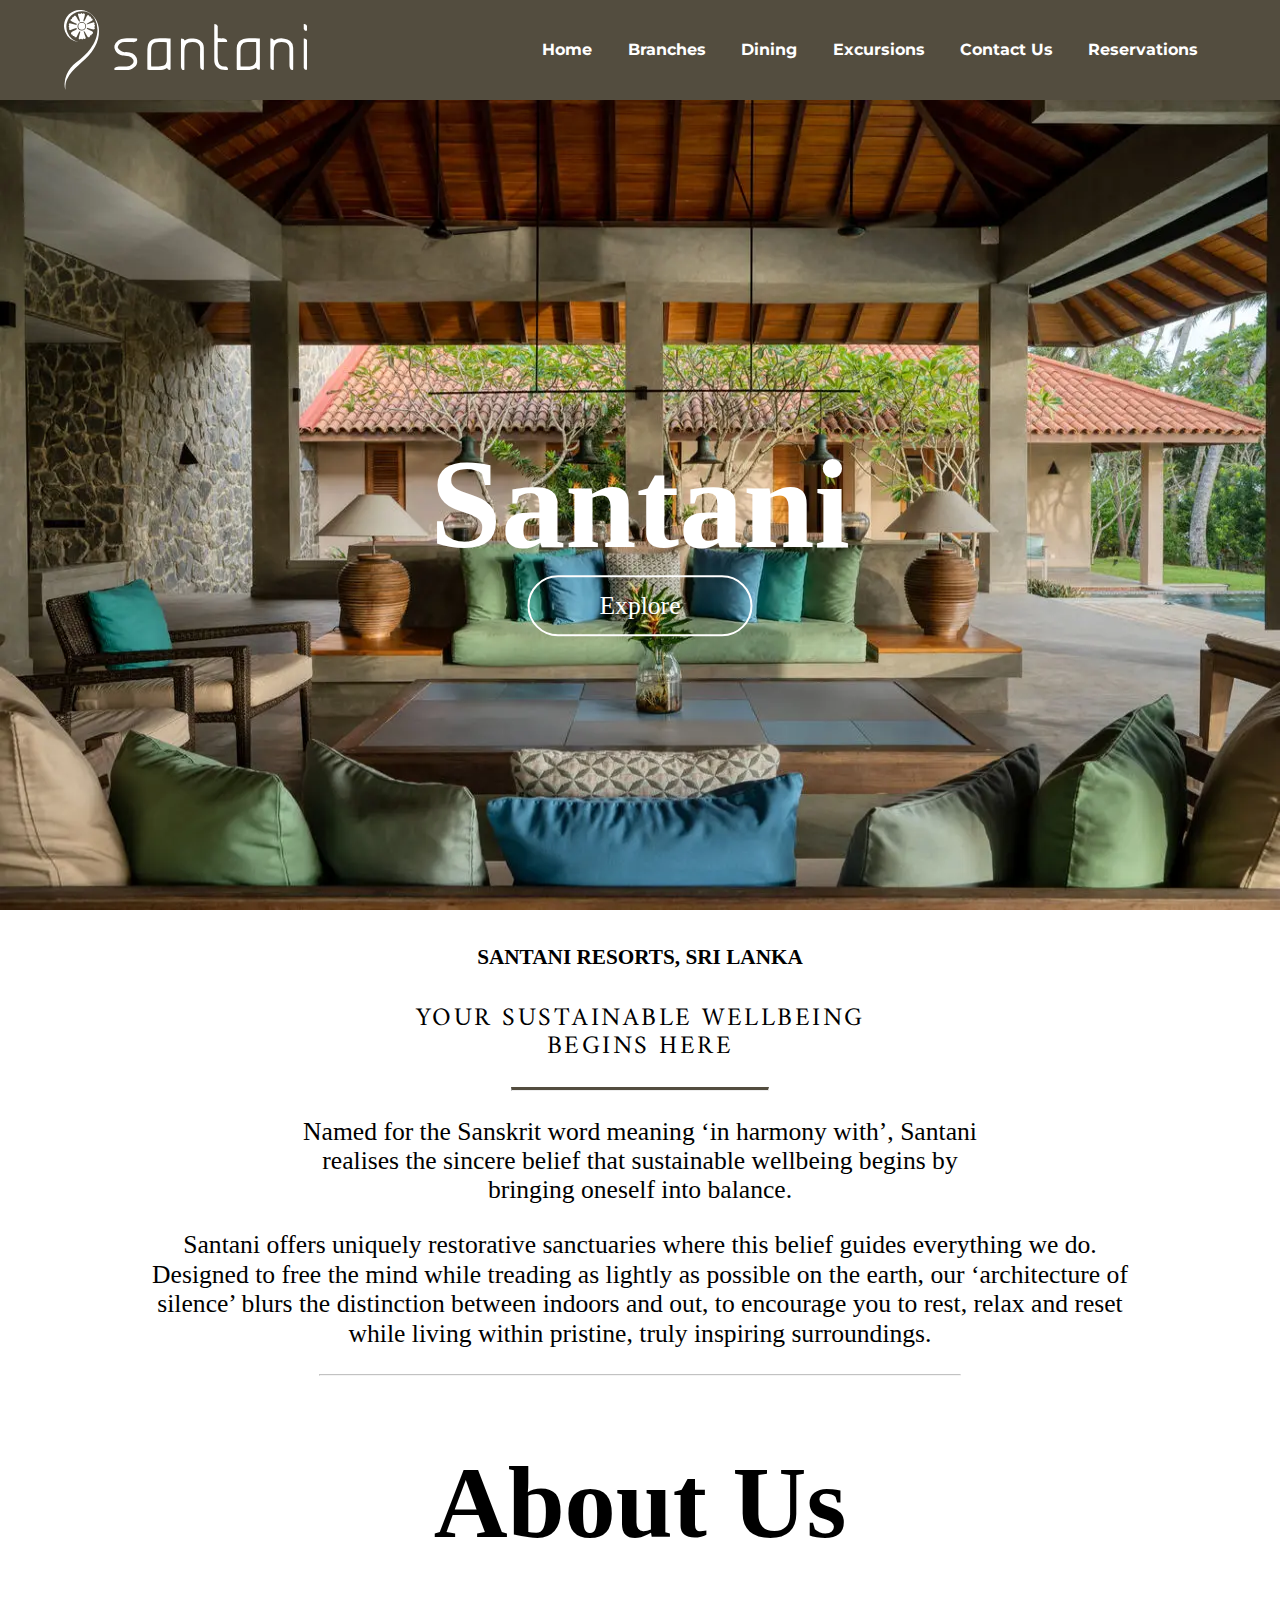
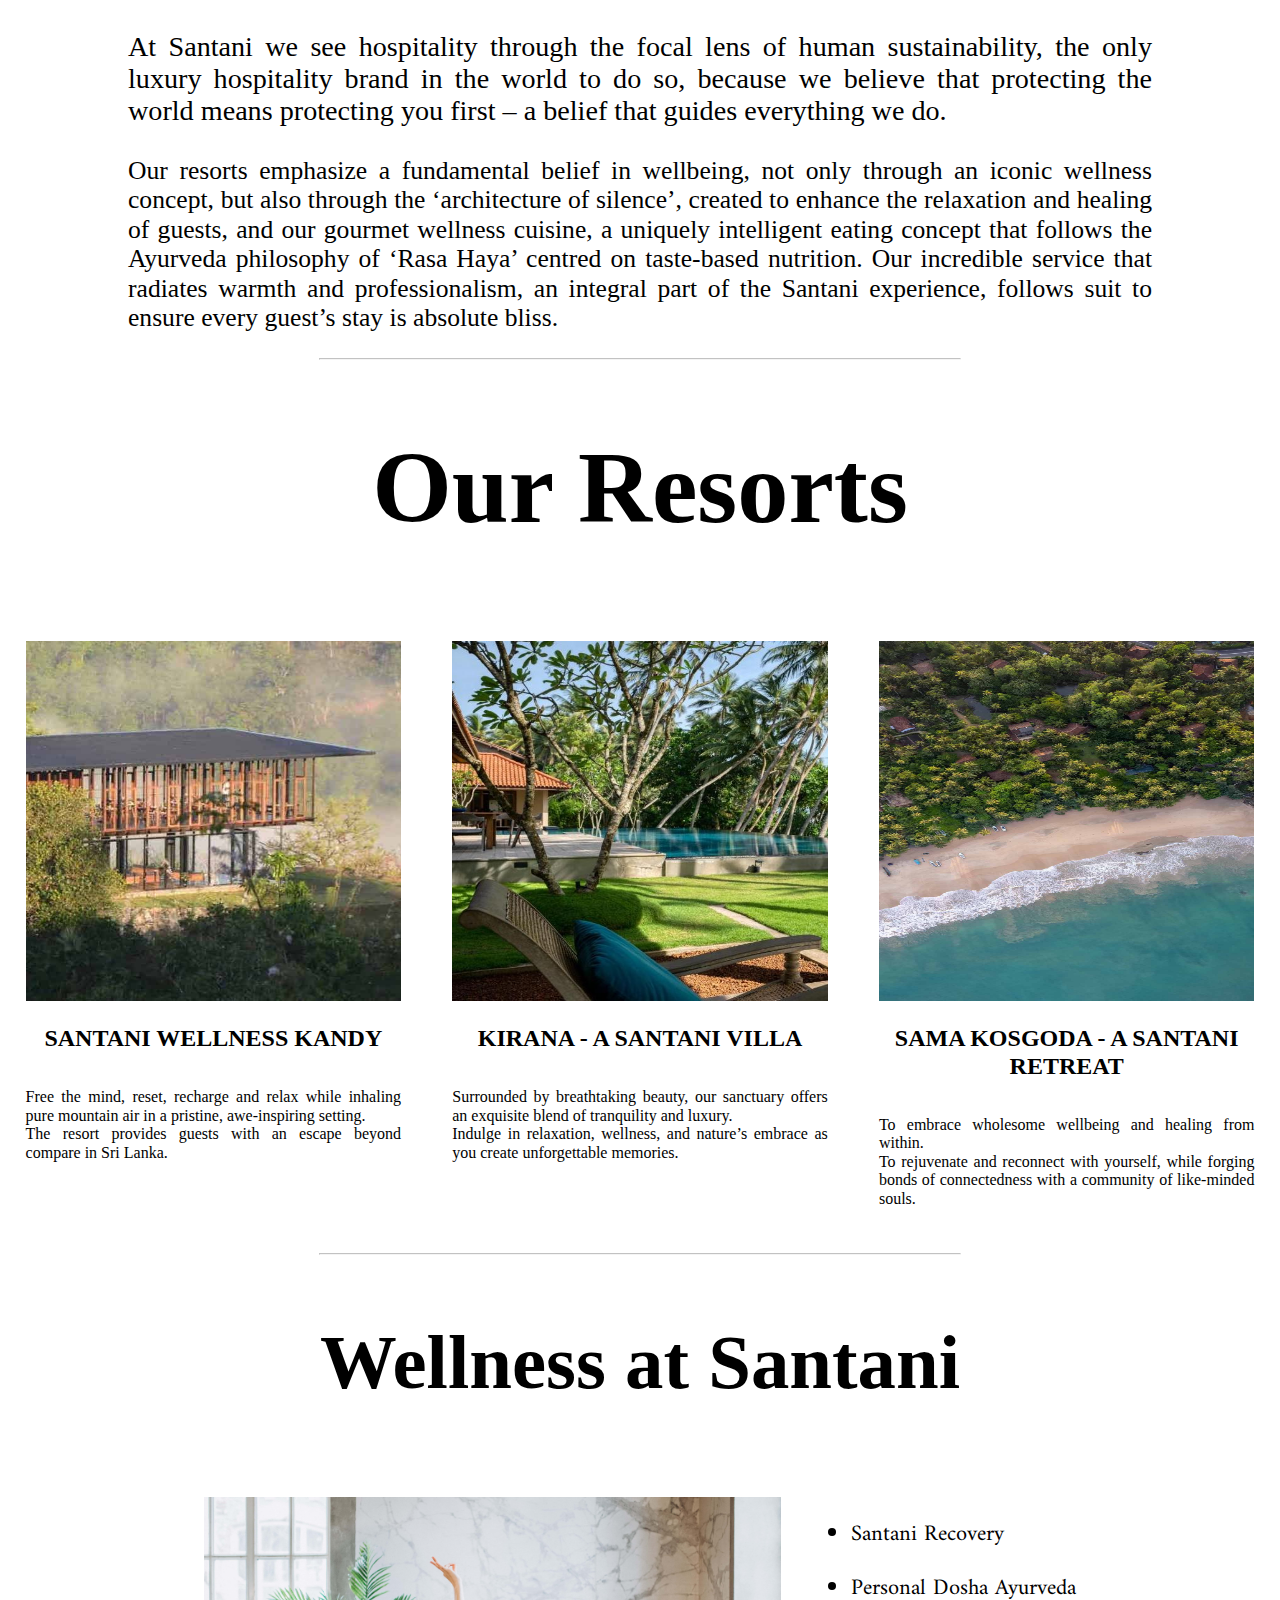
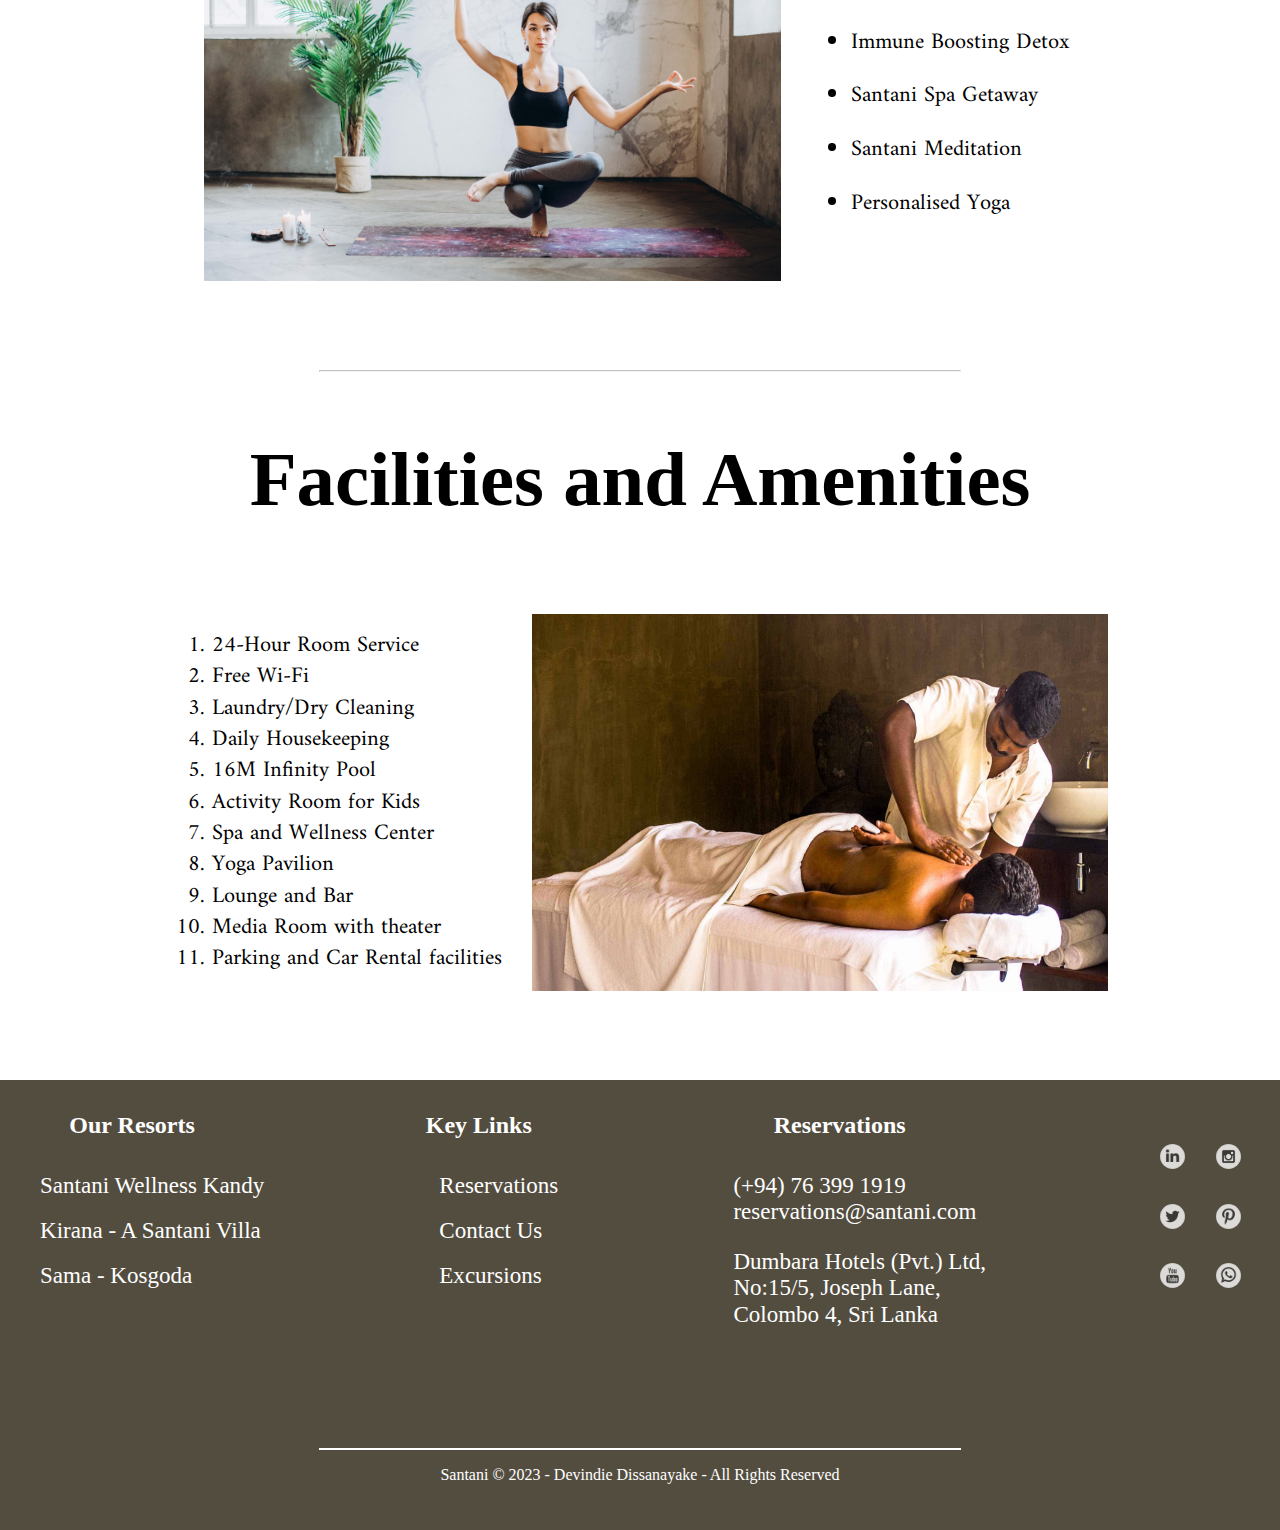
<file: index.html>
<!DOCTYPE html>
<html lang="en">
<head>
    <meta charset="UTF-8">
    <meta name="viewport" content="width=device-width, initial-scale=1.0">
    <link rel="apple-touch-icon" sizes="180x180" href="./favicon_package_v0/apple-touch-icon.png">
    <link rel="icon" type="image/png" sizes="32x32" href="./favicon_package_v0/favicon-32x32.png">
    <link rel="icon" type="image/png" sizes="16x16" href="./favicon_package_v0/favicon-16x16.png">
    <link rel="manifest" href="./favicon_package_v0/site.webmanifest">
    <link rel="mask-icon" href="./favicon_package_v0/safari-pinned-tab.svg" color="#5bbad5">
    <meta name="msapplication-TileColor" content="#2b5797">
    <meta name="theme-color" content="#ffffff">
    <link rel="stylesheet" href="./style.css">
    <link rel="stylesheet" href="./reset copy.css">
    <title>Home | Santani </title>
    
</head>
<body>
    <header>
        <nav>
            <input id="nav-toggle" type="checkbox">
            <section class="logo">
                <img src="./images/santani-logo.svg" alt="">
            </section>
            <ul class="links">
                <li class="active"><a href="./index.html">Home</a></li>
                <li><a href="./branches.html">Branches</a></li>
                <li><a href="./dining.html">Dining</a></li>
                <li><a href="./excursions.html">Excursions</a></li>
                <li><a href="./contact.html">Contact Us</a></li>
                <li><a href="./reservations.html">Reservations</a></li>
            </ul>
            <label for="nav-toggle" class="icon-burger">
                <div class="line"></div>
                <div class="line"></div>
                <div class="line"></div>
            </label>
        </nav>
        <section class="container">
            <section class="heading">Santani</section>
            
            <a href="#about" class="heading1">Explore</a>
            <img src="./images/home.png" alt="">
        </section>
    </header>
    <article>
        <section class="para">
            <h5>SANTANI RESORTS, SRI LANKA</h5>
           
            <p class="para1">YOUR SUSTAINABLE WELLBEING <br> BEGINS HERE<p>
                <hr class="hr1">
            <p class="para2">Named for the Sanskrit word meaning ‘in harmony with’, Santani <br> realises the sincere belief that sustainable wellbeing begins by <br> bringing oneself into balance.</p>
            <p class="para3">
                Santani offers uniquely restorative sanctuaries where this belief guides everything we do. <br> Designed to free the mind while treading as lightly as possible on the earth, our ‘architecture of <br> silence’ blurs the distinction between indoors and out, to encourage you to rest, relax and reset <br> while living within pristine, truly inspiring surroundings.
            </p>
            <hr class="hr2">
        </section>
    </article>
    <article>
        <section id="about">
            <h1>About Us</h1>
        </section>
        <section class="para4">
            <p>At Santani we see hospitality through the focal lens of human sustainability, the only luxury hospitality brand in the world to do so, because we believe that protecting the world means protecting you first – a belief that guides everything we do.</p>
        </section>
    </article>
    <article class="para5">
        <p>Our resorts emphasize a fundamental belief in wellbeing, not only through an iconic wellness concept, but also through the ‘architecture of silence’, created to enhance the relaxation and healing of guests, and our gourmet wellness cuisine, a uniquely intelligent eating concept that follows the Ayurveda philosophy of ‘Rasa Haya’ centred on taste-based nutrition. Our incredible service that radiates warmth and professionalism, an integral part of the Santani experience, follows suit to ensure every guest’s stay is absolute bliss.</p>
    </article>
    <hr class="hr2">
    <!--A brief intro to the 3 resorts-->
    <section class="h-resort">
        <h1>Our Resorts</h1>
    </section>
    <article>
        <section class="h-card1">
            <section class="card">
                <a href="./branches.html#sanK"><img src="./images/santani1.jpeg" alt="The santani wellness kandy main pavillion"></a>
                <h2>SANTANI WELLNESS KANDY</h2>
                <p>Free the mind, reset, recharge and relax while inhaling pure mountain air in a pristine, awe-inspiring setting.
                    <br>The resort provides guests with an escape beyond compare in Sri Lanka.</p>
            </section>

            <section class="card">
                <a href="./branches.html#sanB"><img src="./images/kirana1.jpeg" alt="The santani wellness kandy main pavillion"></a>
                <h2>KIRANA - A SANTANI VILLA</h2>
                <p>Surrounded by breathtaking beauty, our sanctuary offers an exquisite blend of tranquility and luxury.
                    <br>
                    Indulge in relaxation, wellness, and nature’s embrace as you create unforgettable memories.</p>
            </section>

            <section class="card">
                <a href="./branches.html#sanS"><img src="./images/sama 1.jpeg" alt="The santani wellness kandy main pavillion"></a>
                <h2>SAMA KOSGODA - A SANTANI RETREAT</h2>
                    <p>To embrace wholesome wellbeing and healing from within. 
                        <br>To rejuvenate and reconnect with yourself, while forging bonds of connectedness with a community of like-minded souls.</p>
            </section>
        </section>
    </article>
    <hr class="hr3">
    <!--The Wellness programs made using an unordered list-->
    <section class="h-ulist"><h2>Wellness at Santani</h2></section>
    <article>
        <section class="ulist">
            <img class="img1" src="./images/yoga2.jpg" alt="">
            <section class="list1">
                <ul type="disc">
                    <li>
                        <p>Santani Recovery </p>
                    </li>
                    <li>
                        <p>Personal Dosha Ayurveda </p>
                    </li>
                    <li>
                        <p>Immune Boosting Detox</p>
                    </li>
                    <li>
                        <p>Santani Spa Getaway</p>
                    </li>
                    <li>
                        <p>Santani Meditation</p>
                    </li>
                    <li>
                        <p>Personalised Yoga</p>
                    </li>
                </ul>
            </section>
        </section>
    </article>
    <hr class="hr2">
    <section class="h-olist"><h2>Facilities and Amenities</h2></section>
    <section class="olist1">
    <ol>
        <li>24-Hour Room Service</li>
        <li>Free Wi-Fi</li>
        <li>Laundry/Dry Cleaning</li>
        <li>Daily Housekeeping</li>
        <li>16M Infinity Pool</li>
        <li>Activity Room for Kids</li>
        <li>Spa and Wellness Center</li>
        <li>Yoga Pavilion</li>
        <li>Lounge and Bar</li>
        <li>Media Room with theater</li>
        <li>Parking and Car Rental facilities</li>
    </ol>

        <img class="img1" src="./images/spa.png" alt="An image of a spa treatment done at Santani">
    </section>

    <!-- Footer -->
    <footer>
        <section class="footer-wrapper">
            <section class="b-footer-link1">
                <h4 class="foothead">Our Resorts</h4> 
                <ul>
                    <li>
                       <a href="./branches.html#sanK" target="_blank">Santani Wellness Kandy</a>
                    </li> <br>
                    <li>
                        <a href="./branches.html#sanB" target="_blank">Kirana - A Santani Villa</a>
                    </li> <br>
                    <li>
                        <a href="./branches.html#sanS" target="_blank">Sama - Kosgoda</a>
                    </li> <br>
                </ul>
            </section>
            <section class="b-footer-link2">
                <h4 class="foothead">Key Links</h4>
                <ul>
                    <li>
                        <a href="./reservations.html">Reservations</a>
                    </li> <br>
                    <li>
                        <a href="./contact.html">Contact Us</a>
                    </li> <br>
                    <li>
                        <a href="./excursions.html">Excursions</a>
                    </li> <br>
                </ul>
            </section>
            <section class="b-footer-end">
                <h4 class="foothead">Reservations</h4>
                <ul>
                    <li><a href="tel:(+94) 76 399 1919 ">(+94) 76 399 1919 </a></li>
                    <li><a href="mailto:reservations@santani.com">reservations@santani.com</a></li>
                    <li><a href="https://goo.gl/maps/asEp6X1gUYSYBFAx8"><p>Dumbara Hotels (Pvt.) Ltd,<br>No:15/5, Joseph Lane,<br>Colombo 4, Sri Lanka</p></a></li>
                </ul>
            </section>
            <section class="socials">
                <a href="#"><img src="./logos/linkdin logo.jpeg" alt="linkedin logo"></a>
                <a href="#"><img src="./logos/instagram logo.jpeg" alt="instagram logo"></a>
                <a href="#"><img src="./logos/twitter logo .jpeg" alt="twitter logo"></a>
                <a href="#"><img src="./logos/pinterest logo.jpeg" alt="pintrest logo"></a>
                <a href="#"><img src="./logos/yt logo.jpeg" alt="youtube logo"></a>
                <a href="#"><img src="./logos/whatsapp logo.jpeg" alt="whatsapp logo"></a>
            </section>
        </section>
        <hr>
        <p class="copyright">Santani © 2023 - Devindie Dissanayake - All Rights Reserved</p>
        <!-- All images were taken from https://www.santani.com/ -->
    </footer>
</body>
</html>
</file>
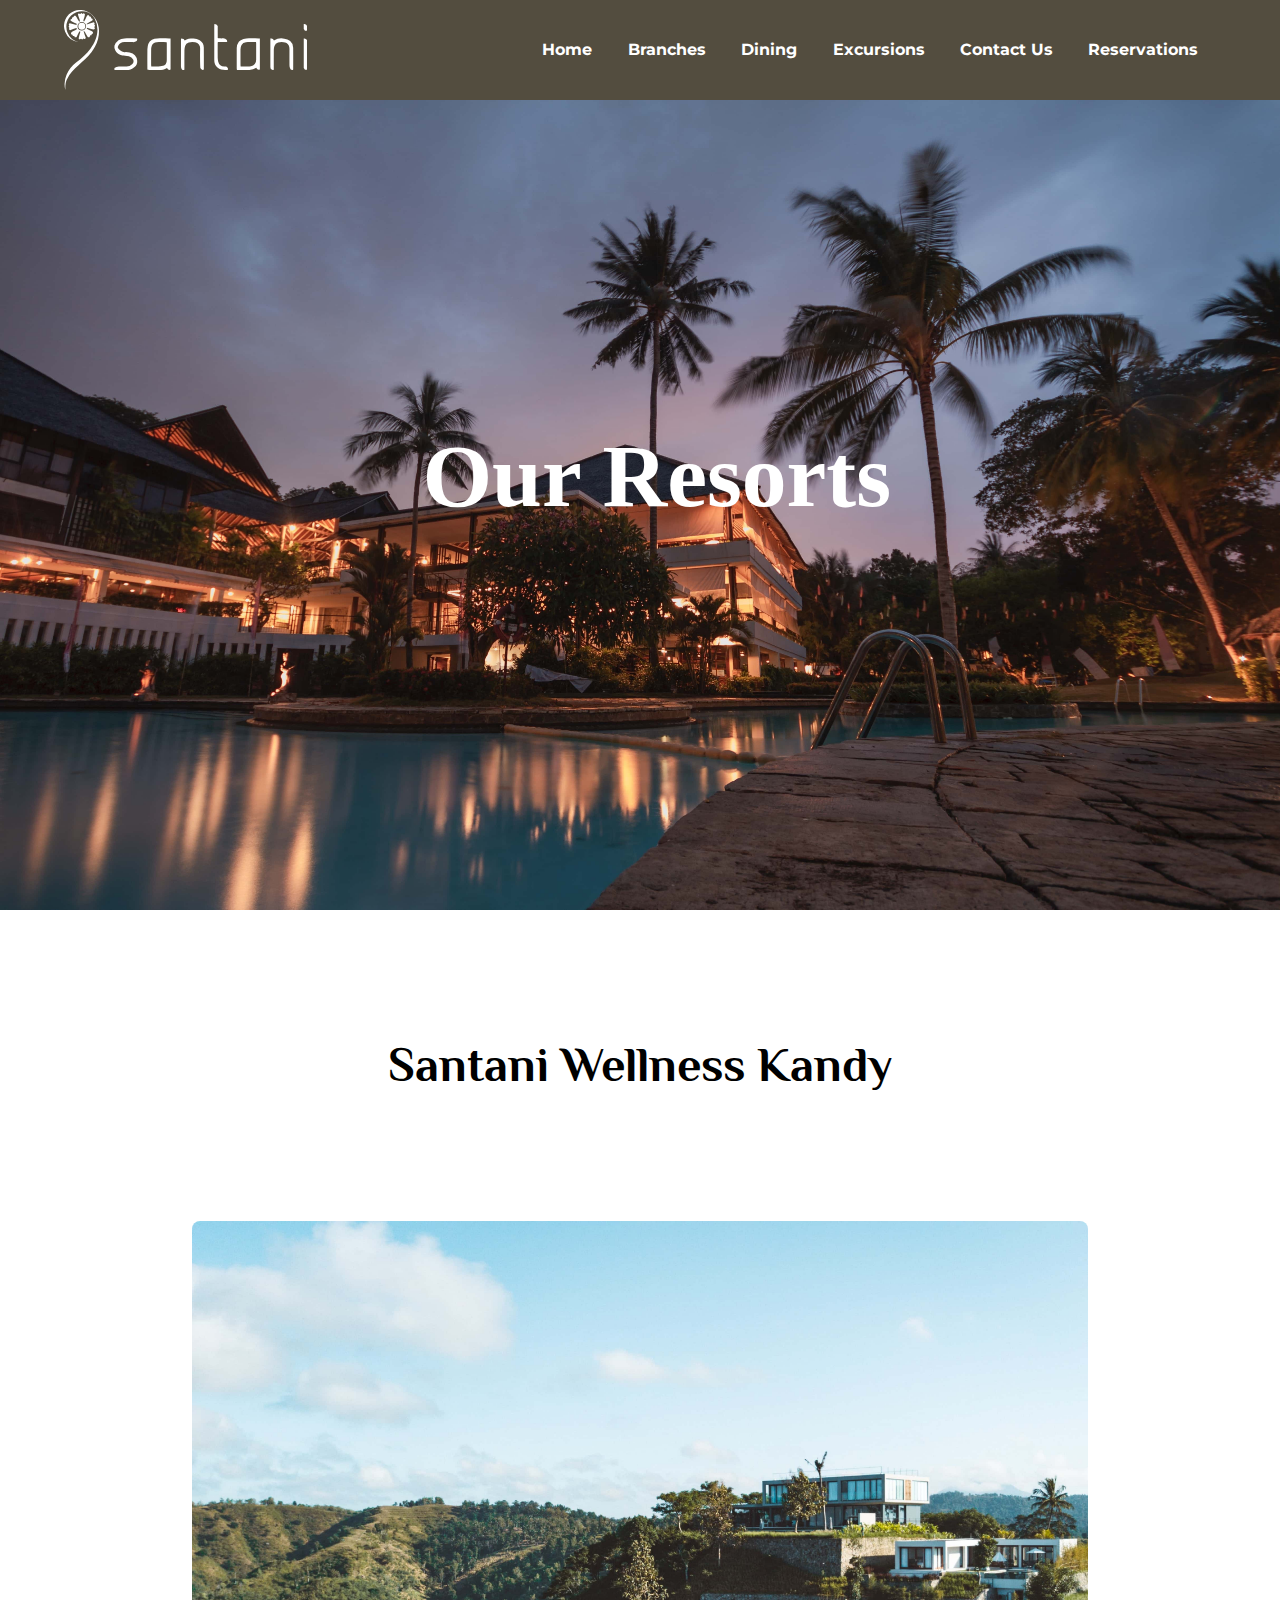
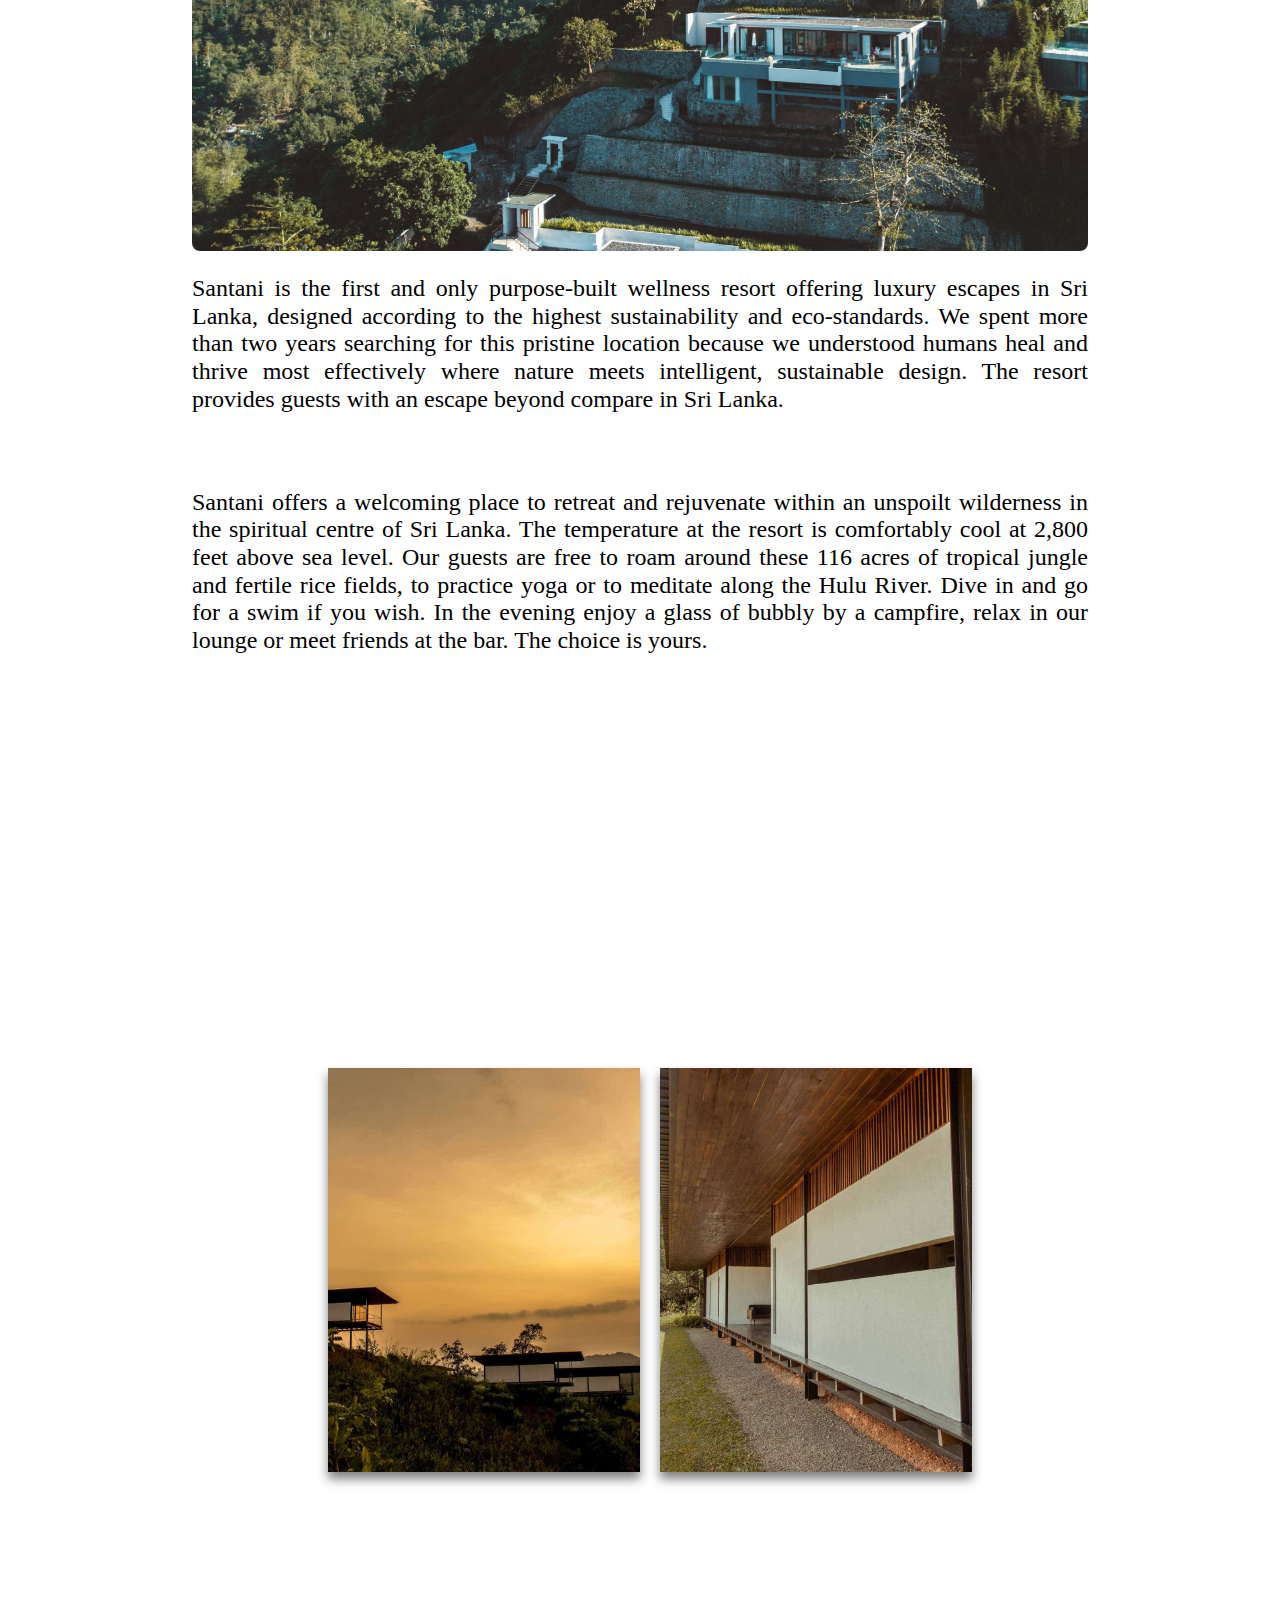
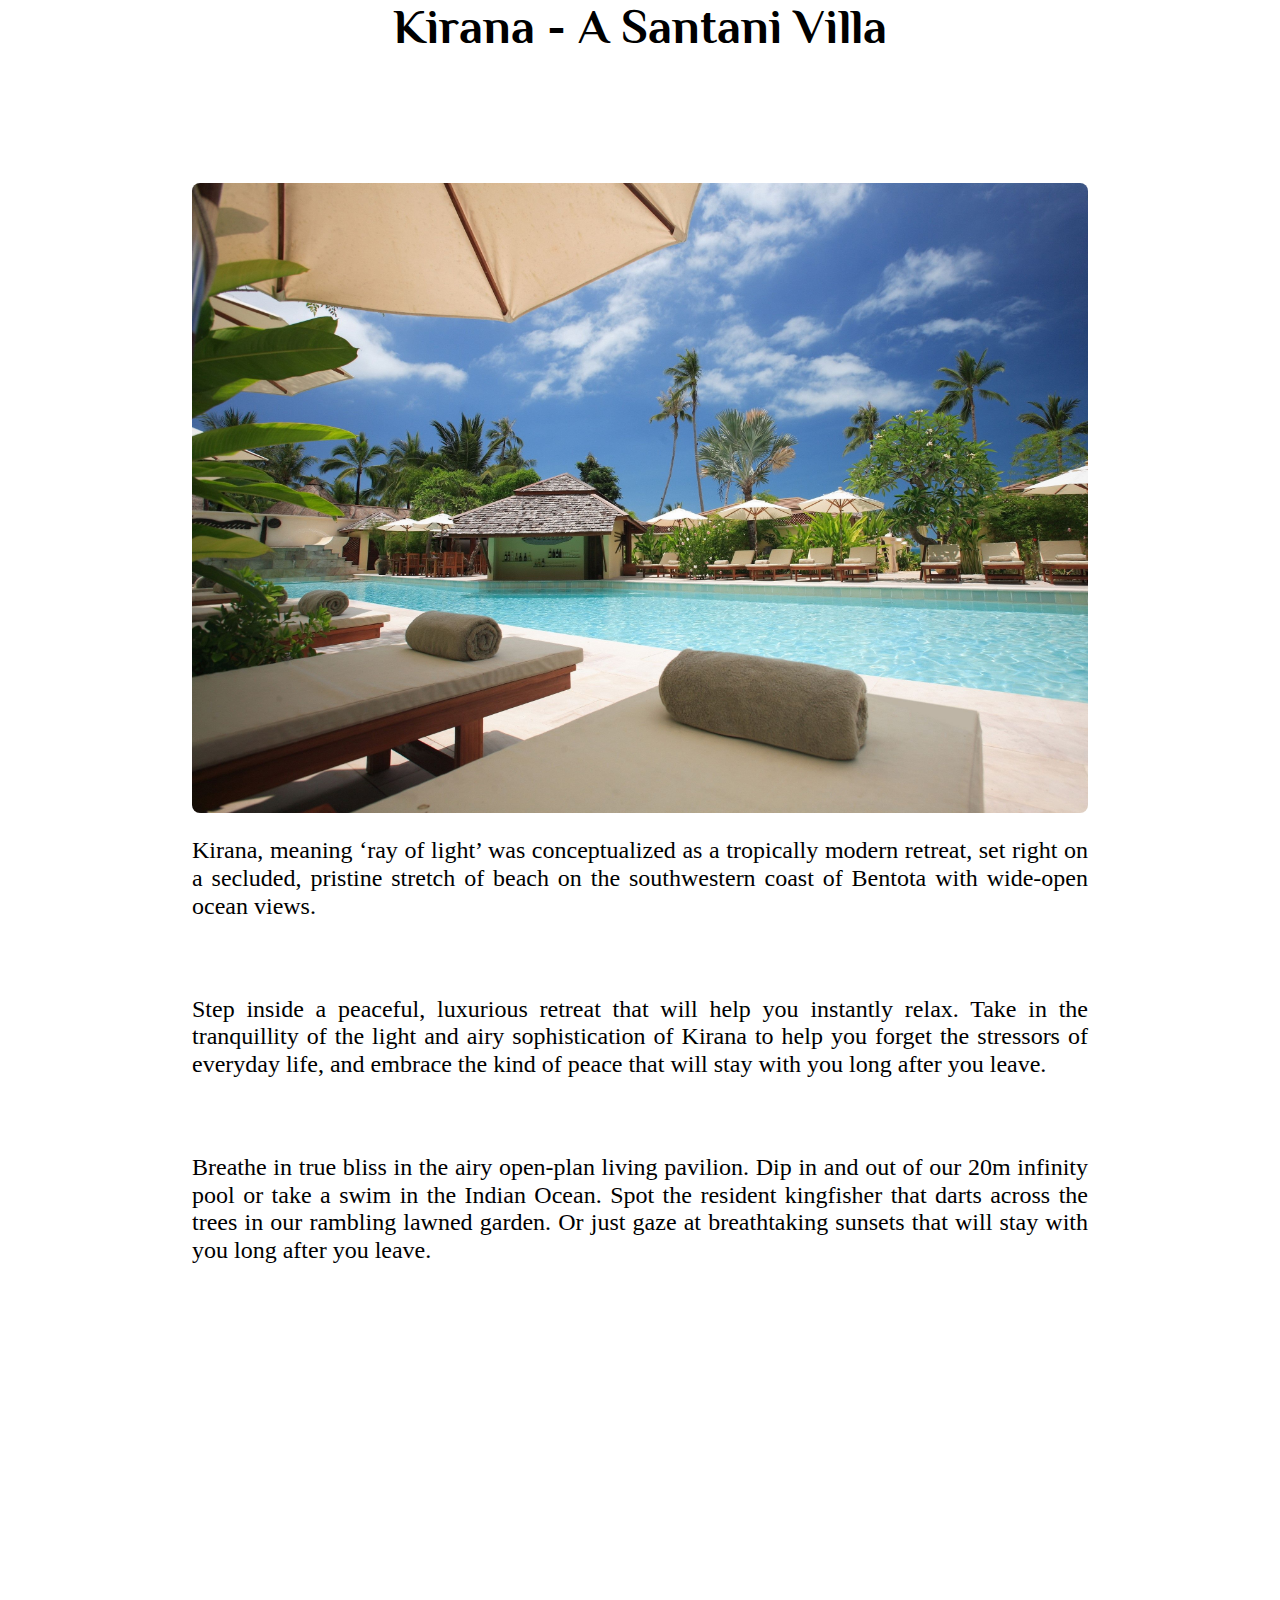
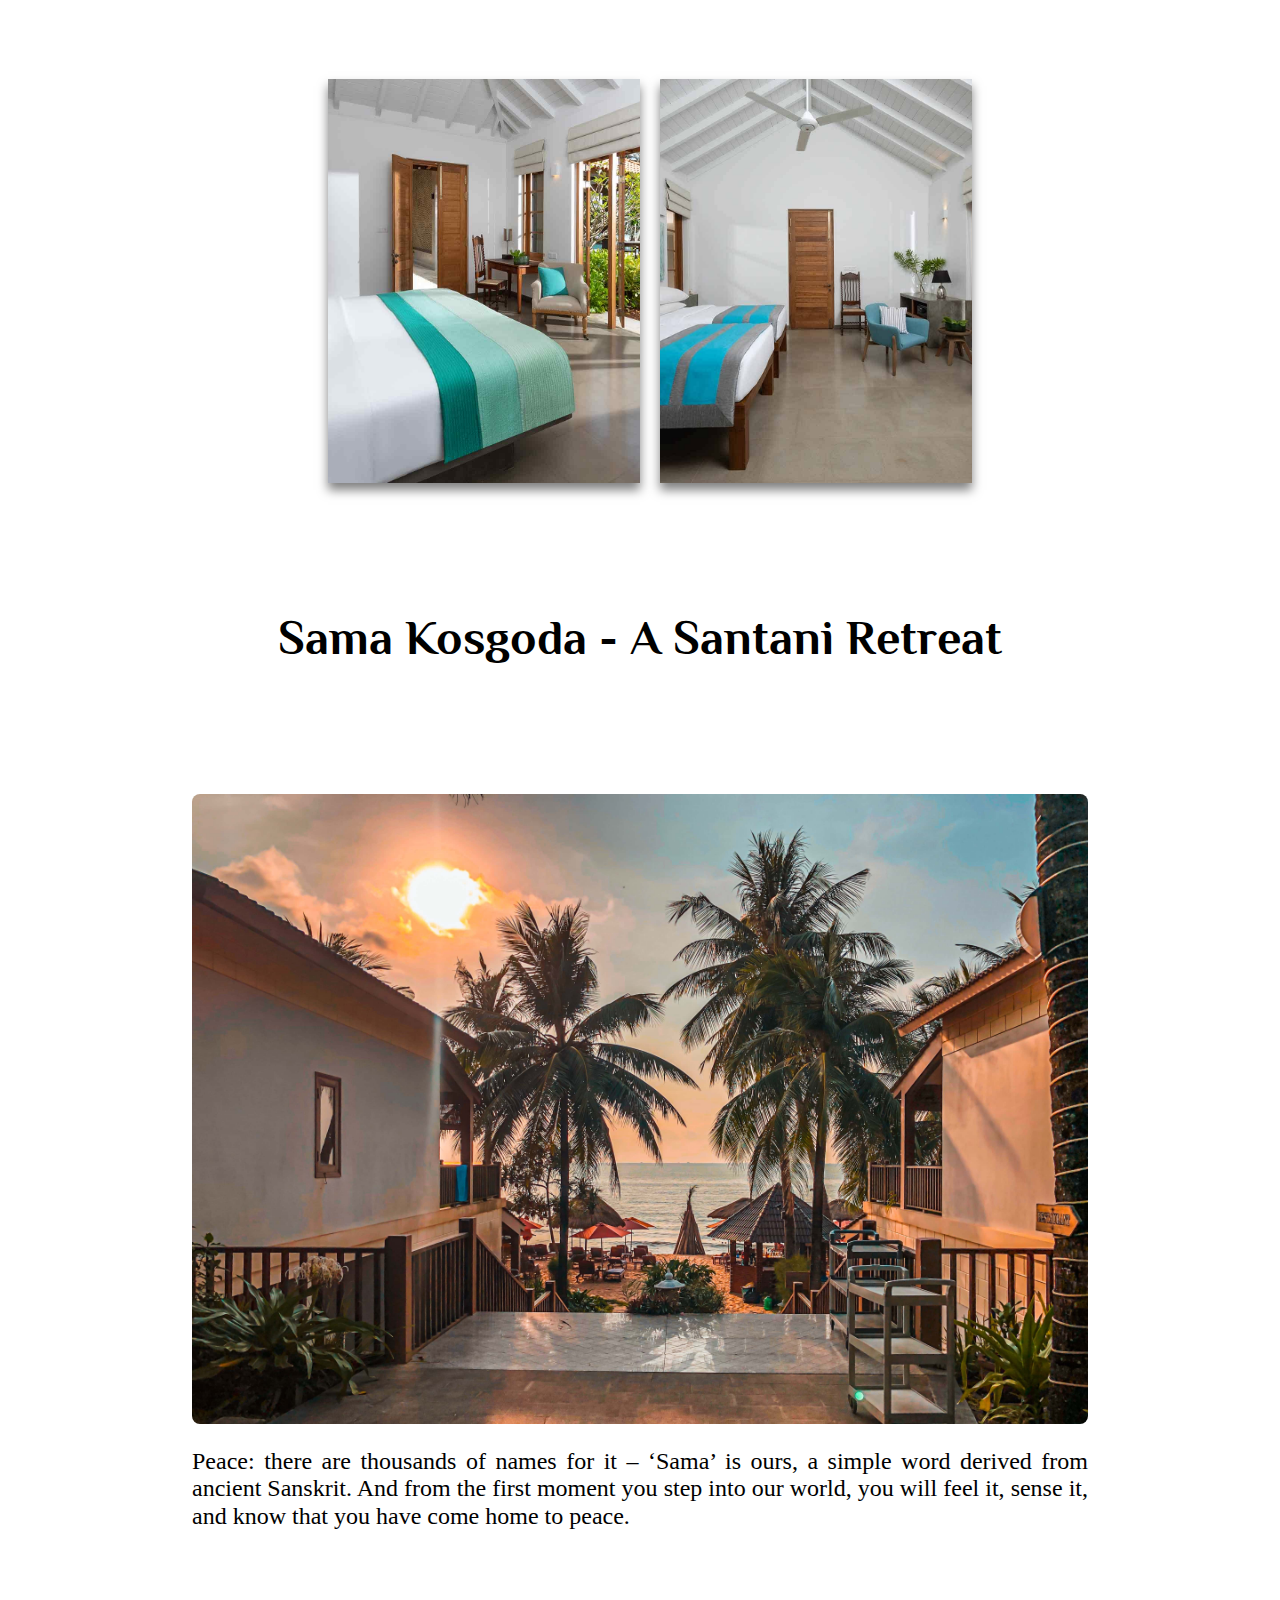
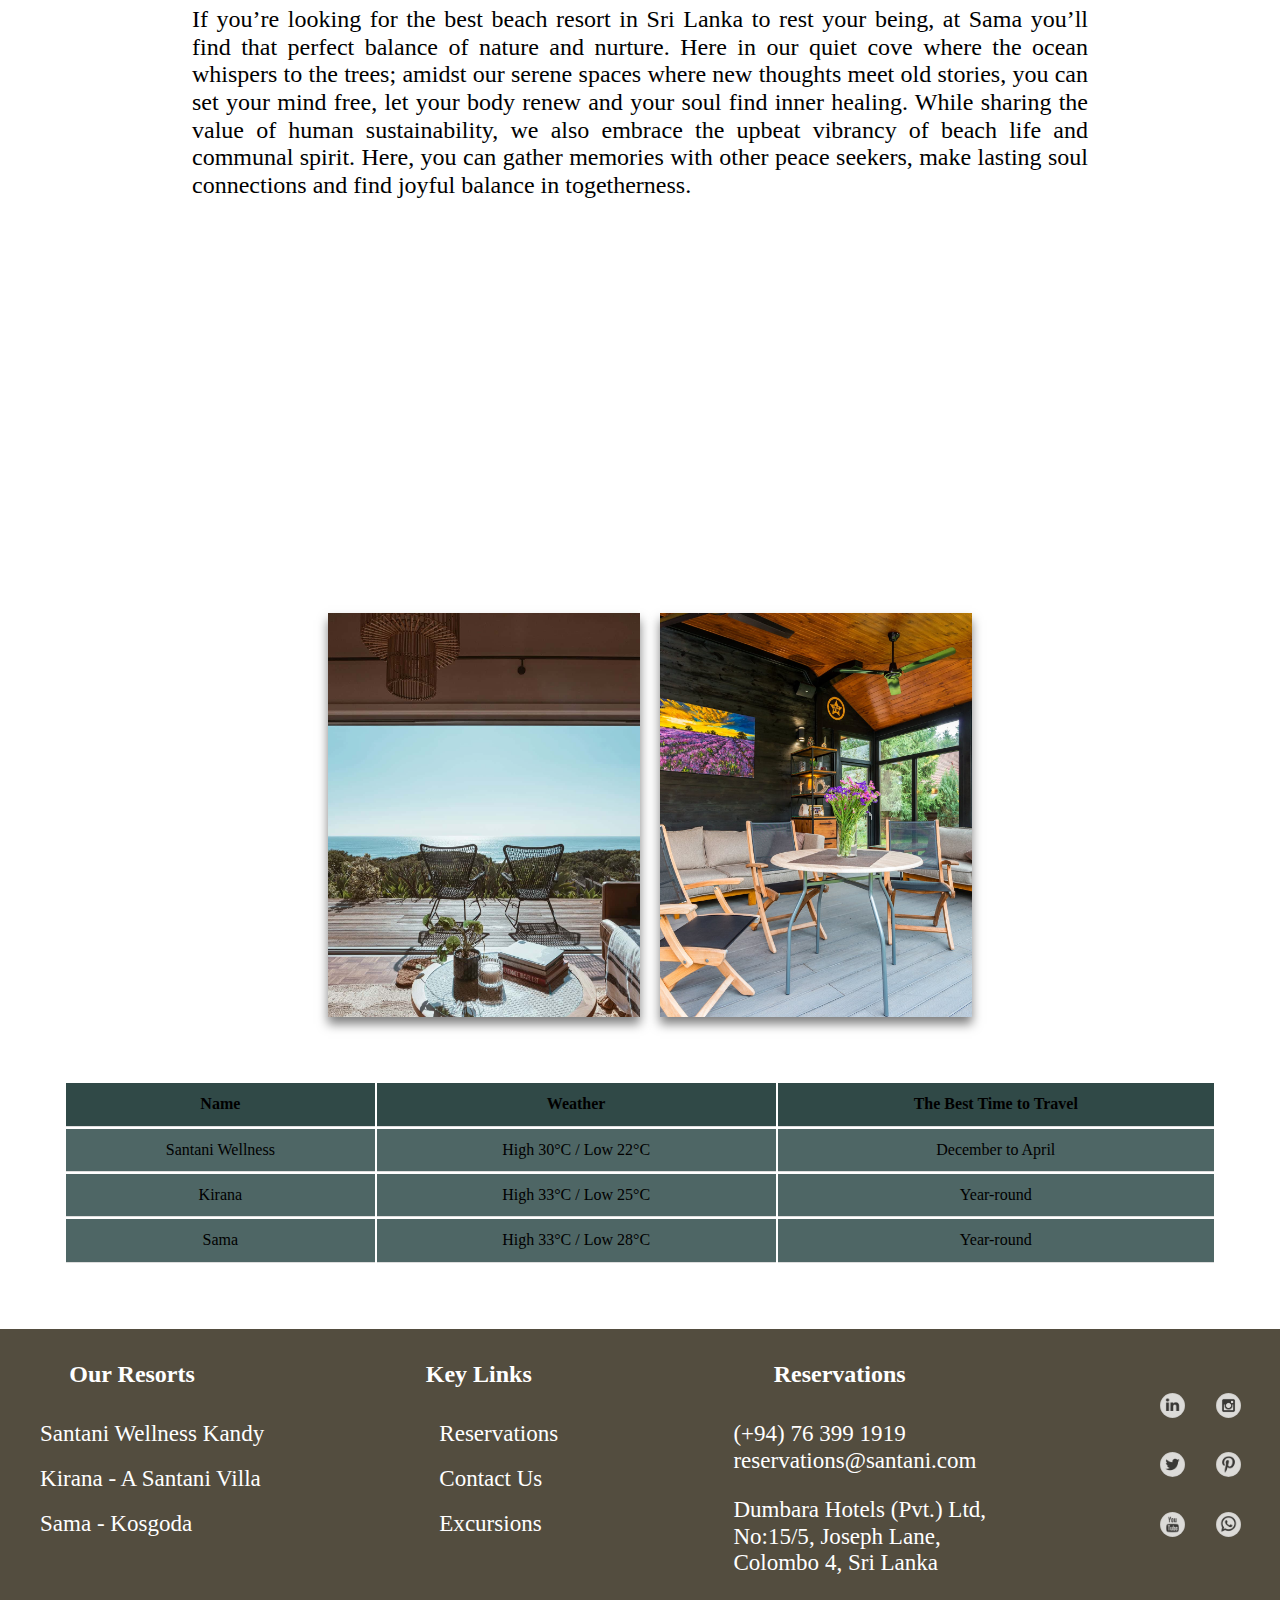
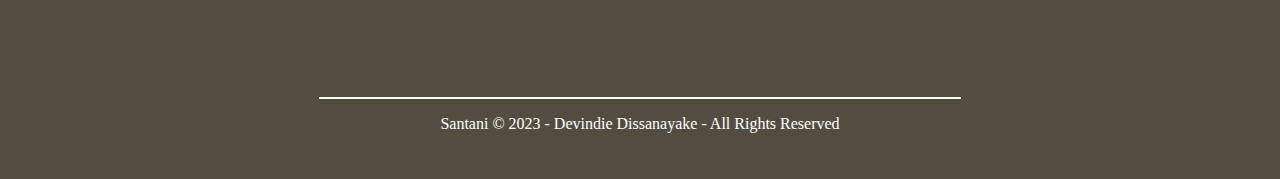
<file: branches.html>
<!DOCTYPE html>
<html lang="en">
<head>
    <meta charset="UTF-8">
    <meta name="viewport" content="width=device-width, initial-scale=1.0">
    <link rel="apple-touch-icon" sizes="180x180" href="./favicon_package_v0/apple-touch-icon.png">
    <link rel="icon" type="image/png" sizes="32x32" href="./favicon_package_v0/favicon-32x32.png">
    <link rel="icon" type="image/png" sizes="16x16" href="./favicon_package_v0/favicon-16x16.png">
    <link rel="manifest" href="./favicon_package_v0/site.webmanifest">
    <link rel="mask-icon" href="./favicon_package_v0/safari-pinned-tab.svg" color="#5bbad5">
    <meta name="msapplication-TileColor" content="#2b5797">
    <meta name="theme-color" content="#ffffff">
    <link rel="stylesheet" href="./reset copy.css" type="text/css">
    <link rel="stylesheet" href="./style.css" type="text/css">
    <title>Resorts | Santani</title>
</head>
<body>
    <header>
        <nav>
            <input id="nav-toggle" type="checkbox">
            <section class="logo">
                <img src="./images/santani-logo.svg" alt="">
            </section>
            <ul class="links">
                <li><a href="./index.html">Home</a></li>
                <li class="active"><a href="./branches.html">Branches</a></li>
                <li><a href="./dining.html">Dining</a></li>
                <li><a href="./excursions.html">Excursions</a></li>
                <li><a href="./contact.html">Contact Us</a></li>
                <li><a href="./reservations.html">Reservations</a></li>
            </ul>
            <label for="nav-toggle" class="icon-burger">
                <section class="line"></section>
                <section class="line"></section>
                <section class="line"></section>
            </label>
        </nav>
        <section class="container">
            <section class="r-heading">Our Resorts</section>
            <img src="./images/Resortsmain.jpg" alt="The view of the hotel from the pool">
        </section>
    </header>
    <!--Santani wellness kandy resort-->
    <section class="r-container" id="r-def">
        <section class="case">
            <h1 id="sanK">Santani Wellness Kandy</h1>
        </section>
        <section class="left1"></section>
        
    </section>
    <section class="r-para">
        <p>Santani is the first and only purpose-built wellness resort offering luxury escapes in Sri Lanka, designed according to the highest sustainability and eco-standards. We spent more than two years searching for this pristine location because we understood humans heal and thrive most effectively where nature meets intelligent, sustainable design. The resort provides guests with an escape beyond compare in Sri Lanka.</p>
       <br>
       <p>Santani offers a welcoming place to retreat and rejuvenate within an unspoilt wilderness in the spiritual centre of Sri Lanka. The temperature at the resort is comfortably cool at 2,800 feet above sea level. Our guests are free to roam around these 116 acres of tropical jungle and fertile rice fields, to practice yoga or to meditate along the Hulu River. Dive in and go for a swim if you wish. In the evening enjoy a glass of bubbly by a campfire, relax in our lounge or meet friends at the bar. The choice is yours.</p>
    </section>
    <section class="r-map">
        <iframe src="https://www.google.com/maps/embed?pb=!1m18!1m12!1m3!1d3956.978966377253!2d80.73988067505749!3d7.356253812926183!2m3!1f0!2f0!3f0!3m2!1i1024!2i768!4f13.1!3m3!1m2!1s0x3ae35e1685711245%3A0x5519317a382dac34!2sSantani%20Wellness%20Kandy!5e0!3m2!1sen!2slk!4v1693540861744!5m2!1sen!2slk"  style="border:0;" allowfullscreen="" loading="lazy" referrerpolicy="no-referrer-when-downgrade"></iframe>
    </section>
    <section class="wrapper1">
        <section class="r-card">
            <img src="./images/mountainviewchalet.jpeg" alt="The mountan view chalets">
            <section class="info1">
                <h1>Mountain View Chalet</h1>
            </section>
        </section>
       
        <section class="r-card">
            <img src="./images/gardenviewchalet.jpeg" alt="The garden view chalet">
            <section class="info1">
                <h1>Garden View Chalet</h1>
            </section>
        </section>
       </section>
    </section>

    <section class="r-container"  id="r-def">
        <section class="case">
            <h1 id="sanB">Kirana - A Santani Villa</h1>
        </section>
        <section class="left2"></section>
        
    </section>
    <section class="r-para">
        <p>
        Kirana, meaning ‘ray of light’ was conceptualized as a tropically modern retreat, set right on a secluded, pristine stretch of beach on the southwestern coast of Bentota with wide-open ocean views. 
       </p>
       <br>
       <p>Step inside a peaceful, luxurious retreat that will help you instantly relax. Take in the tranquillity of the light and airy sophistication of Kirana to help you forget the stressors of everyday life, and embrace the kind of peace that will stay with you long after you leave.</p>
       <br>
       <p>Breathe in true bliss in the airy open-plan living pavilion. Dip in and out of our 20m infinity pool or take a swim in the Indian Ocean. Spot the resident kingfisher that darts across the trees in our rambling lawned garden. Or just gaze at breathtaking sunsets that will stay with you long after you leave.</p>
    </section>
    <section class="r-map">
      <iframe src="https://www.google.com/maps/embed?pb=!1m18!1m12!1m3!1d3964.947811847504!2d80.00206837505289!3d6.400726324577795!2m3!1f0!2f0!3f0!3m2!1i1024!2i768!4f13.1!3m3!1m2!1s0x3ae22fa1154b9bf1%3A0xee75109ac516dab3!2sKirana%20-%20A%20Santani%20Villa!5e0!3m2!1sen!2slk!4v1693543663789!5m2!1sen!2slk" style="border:0;" allowfullscreen="" loading="lazy" referrerpolicy="no-referrer-when-downgrade"></iframe>
    </section>
     <!--The rooms of the bentota branch-->
    <section class="wrapper1">
        <section class="r-card">
            <img src="./images/master suite.jpeg" alt="The king bed of the master suite">
            <section class="info1">
                <h1>Master Suite</h1>
            </section>
        </section>
        <section class="r-card">
            <img src="./images/family suite.jpeg" alt="twin beds in the family suite">
            <section class="info1">
                <h1>Family Suite</h1>
            </section>
        </section>
    </section>

    <section class="r-container"  id="r-def">
        <section class="case">
            <h1 id="sanS">Sama Kosgoda - A Santani Retreat</h1>
        </section>
        <section class="left3"></section>
            
    </section>
    <section class="r-para">
        <p>Peace: there are thousands of names for it – ‘Sama’ is ours, a simple word derived from ancient Sanskrit. And from the first moment you step into our world, you will feel it, sense it, and know that you have come home to peace.</p>
        <br>
        <p>If you’re looking for the best beach resort in Sri Lanka to rest your being, at Sama you’ll find that perfect balance of nature and nurture. Here in our quiet cove where the ocean whispers to the trees; amidst our serene spaces where new thoughts meet old stories, you can set your mind free, let your body renew and your soul find inner healing. While sharing the value of human sustainability, we also embrace the upbeat vibrancy of beach life and communal spirit. Here, you can gather memories with other peace seekers, make lasting soul connections and find joyful balance in togetherness.</p>
    </section>        
    <section class="r-map">
       <iframe src="https://www.google.com/maps/embed?pb=!1m18!1m12!1m3!1d3965.5564893478727!2d80.02932287505251!3d6.32183532547389!2m3!1f0!2f0!3f0!3m2!1i1024!2i768!4f13.1!3m3!1m2!1s0x3ae22b8387652129%3A0xcde3f76f5f847f81!2sSAMA%20-%20A%20Santani%20Retreat!5e0!3m2!1sen!2slk!4v1693544101032!5m2!1sen!2slk"  style="border:0;" allowfullscreen="" loading="lazy" referrerpolicy="no-referrer-when-downgrade"></iframe>
    </section>
    <section class="wrapper1">
        <section class="r-card">
            <img src="./images/private villa.jpeg" alt="The hanging bed of the private villa">
            <section class="info1">
                <h1>Private Villa</h1>
            </section>
        </section>
       
        <section class="r-card">
            <img src="./images/shared villa.jpeg" alt="The closet and bed of the shared villa">
            <section class="info1">
                <h1>Shared Villa</h1>
            </section>
        </section>
       </section>
    </section>
    <!--A table depicting the location, weather and best time to travel to the branches--> 
    <section class="r-table">
        <table>
            <thead id="heading">
                <th>Name</th>
                <th>Weather</th>
                <th>The Best Time to Travel</th>
            </thead>
            <tr>
            <td>Santani Wellness</td>
            <td>High 30°C / Low 22°C</td>
            <td>December to April</td>
            </tr>
            <tr>
                <td>Kirana</td>
                <td>High 33°C / Low 25°C</td>
                <td>Year-round</td>
            </tr>
            <tr>
                <td>Sama</td>
                <td>High 33°C / Low 28°C</td>
                <td>Year-round</td>
            </tr>
        </table>
    </section>
    <!-- Footer -->
    <footer>
        <section class="footer-wrapper">
            <section class="b-footer-link1">
                <h4 class="foothead">Our Resorts</h4> 
                <ul>
                    <li>
                       <a href="./branches.html#sanK" target="_blank">Santani Wellness Kandy</a>
                    </li> <br>
                    <li>
                        <a href="./branches.html#sanB" target="_blank">Kirana - A Santani Villa</a>
                    </li> <br>
                    <li>
                        <a href="./branches.html#sanS" target="_blank">Sama - Kosgoda</a>
                    </li> <br>
                </ul>
            </section>
            <section class="b-footer-link2">
                <h4 class="foothead">Key Links</h4>
                <ul>
                    <li>
                        <a href="./reservations.html">Reservations</a>
                    </li> <br>
                    <li>
                        <a href="./contact.html">Contact Us</a>
                    </li> <br>
                    <li>
                        <a href="./excursions.html">Excursions</a>
                    </li> <br>
                </ul>
            </section>
            <section class="b-footer-end">
                <h4 class="foothead">Reservations</h4>
                <ul>
                    <li><a href="tel:(+94) 76 399 1919 ">(+94) 76 399 1919 </a></li>
                    <li><a href="mailto:reservations@santani.com">reservations@santani.com</a></li>
                    <li><a href="https://goo.gl/maps/asEp6X1gUYSYBFAx8"><p>Dumbara Hotels (Pvt.) Ltd,<br>No:15/5, Joseph Lane,<br>Colombo 4, Sri Lanka</p></a></li>
                </ul>
            </section>
            <section class="socials">
                <a href="#"><img src="./logos/linkdin logo.jpeg" alt="linkedin logo"></a>
                <a href="#"><img src="./logos/instagram logo.jpeg" alt="instagram logo"></a>
                <a href="#"><img src="./logos/twitter logo .jpeg" alt="twitter logo"></a>
                <a href="#"><img src="./logos/pinterest logo.jpeg" alt="pintrest logo"></a>
                <a href="#"><img src="./logos/yt logo.jpeg" alt="youtube logo"></a>
                <a href="#"><img src="./logos/whatsapp logo.jpeg" alt="whatsapp logo"></a>
            </section>
        </section>
        <hr>
        <p class="copyright">Santani © 2023 - Devindie Dissanayake - All Rights Reserved</p>
        <!-- 1.The view of the hotel from the pool was taken from https://www.amayaresorts.com/
             2. The Santani logo, The mountan view chalets, The garden view chalets, The king bed of the master suite, The king bed of the garden suite and twin beds in the family suite were taken from https://www.santani.com/ -->
    </footer>
</body>
</html>
</file>
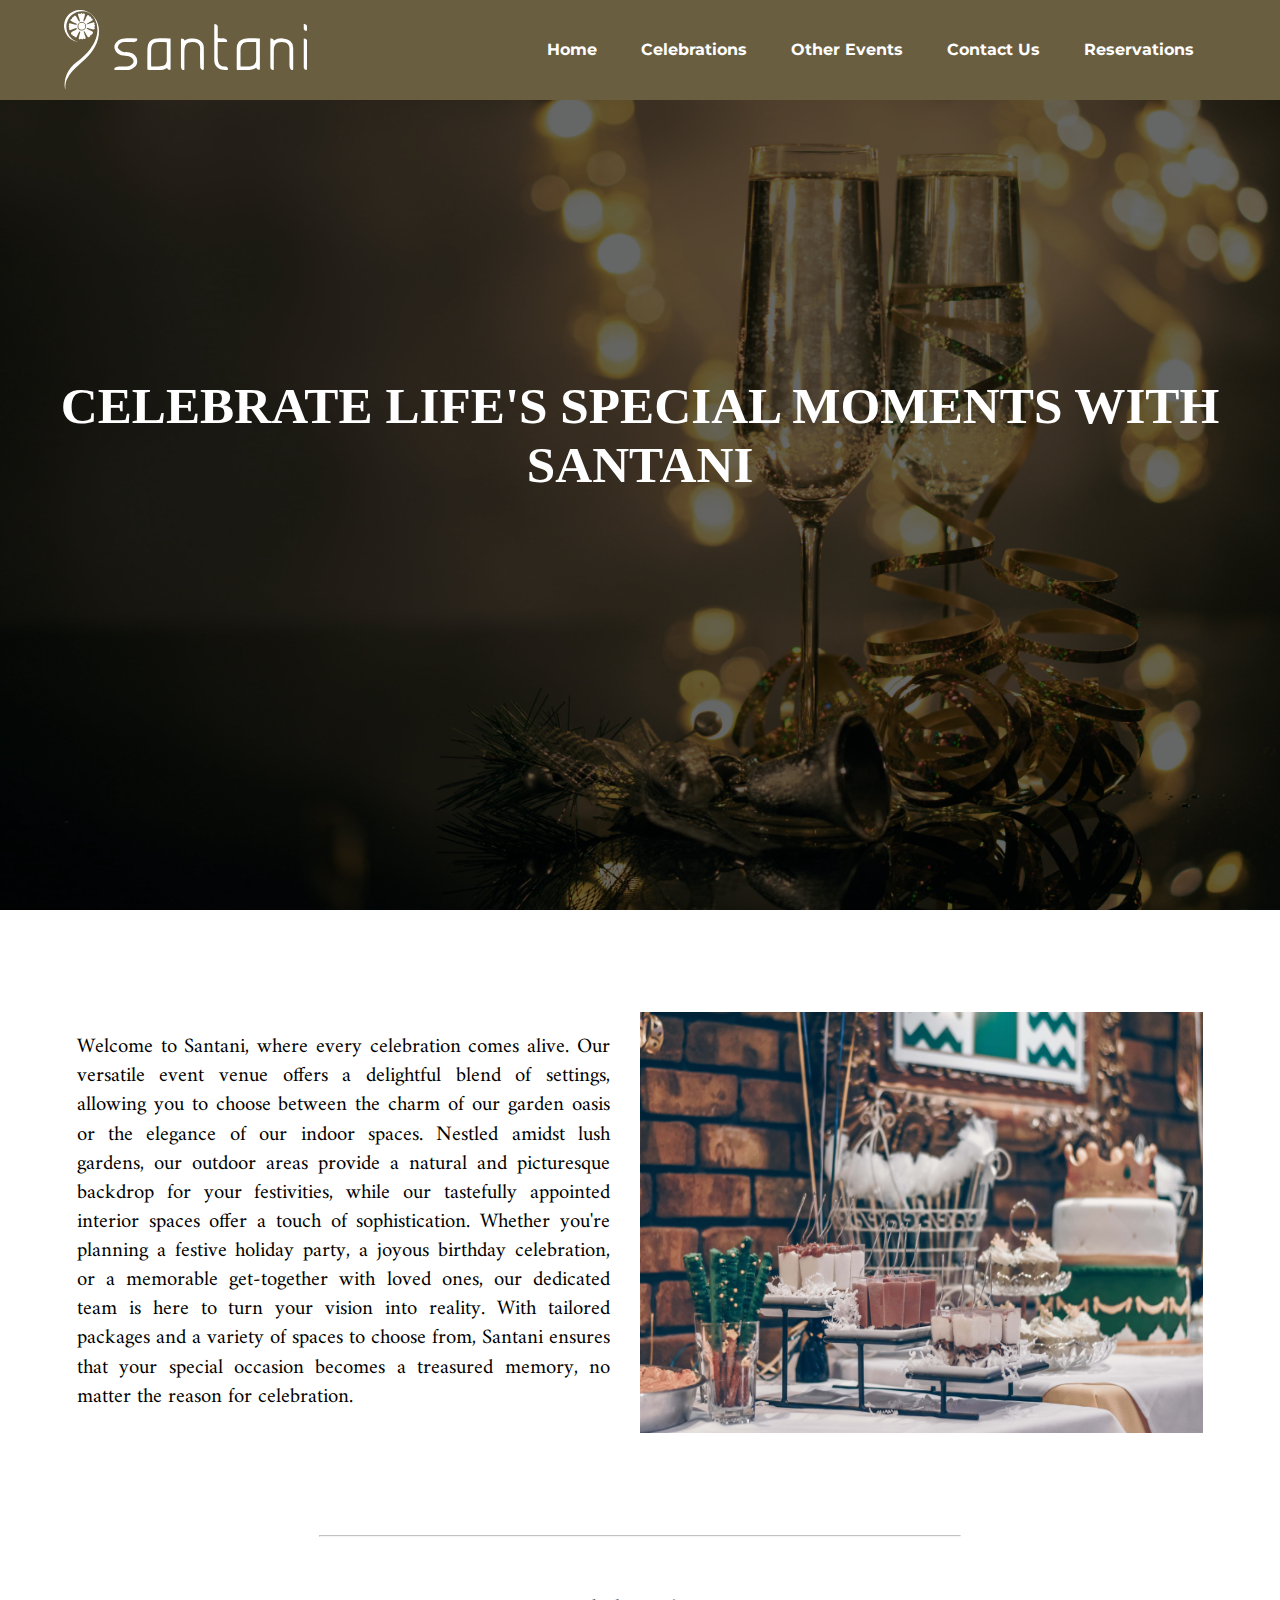
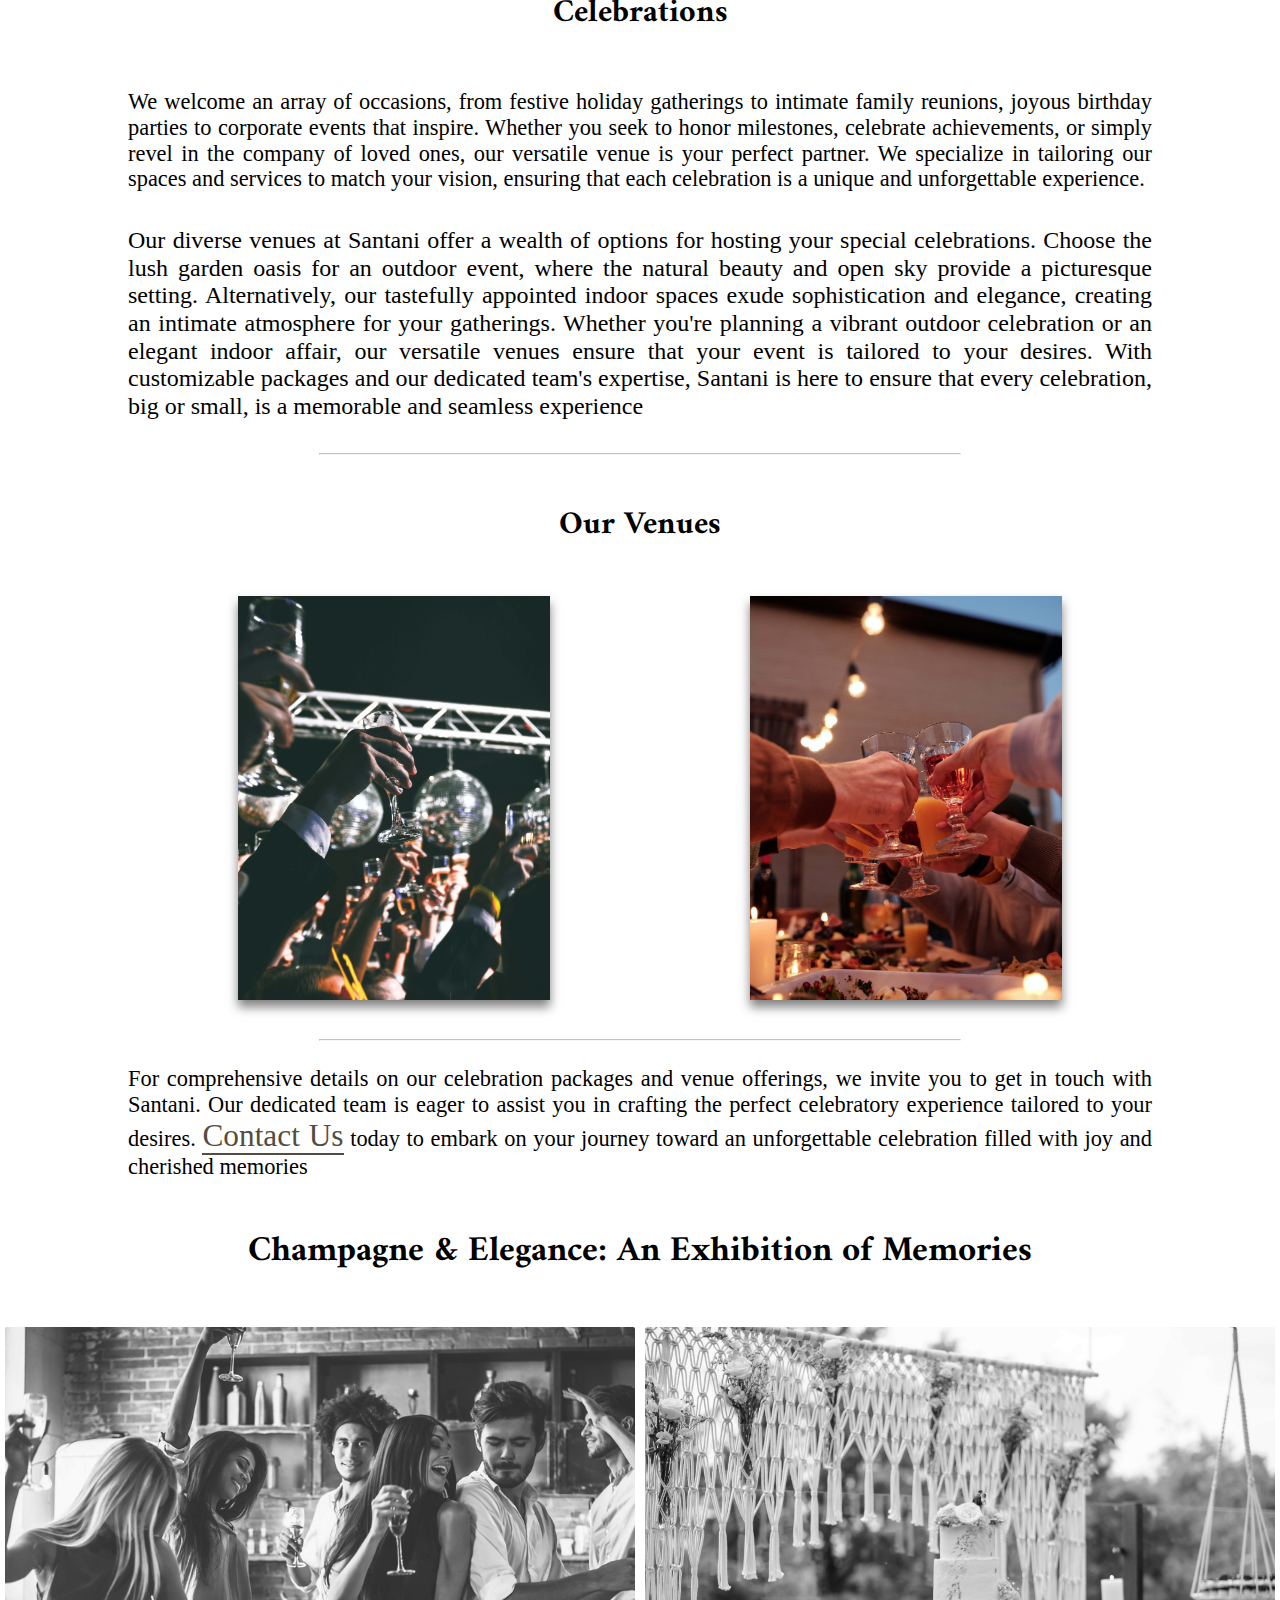
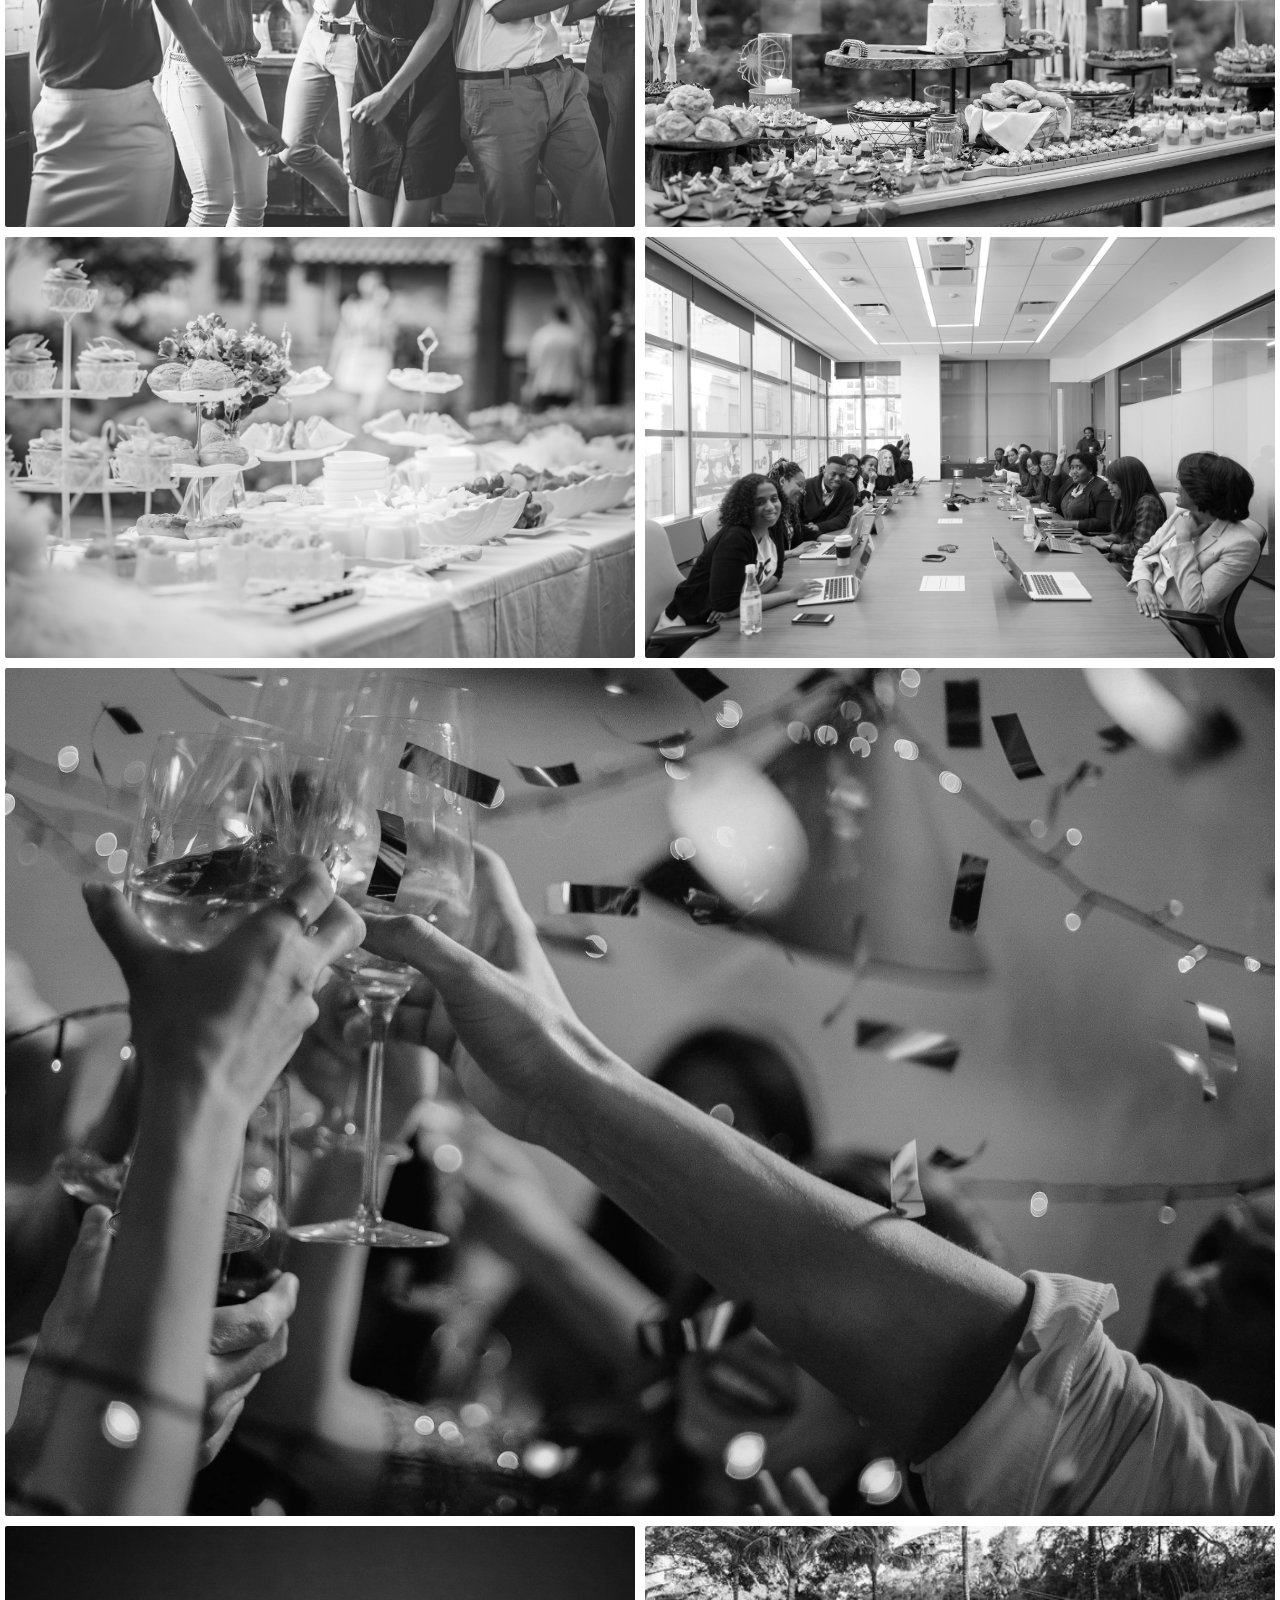
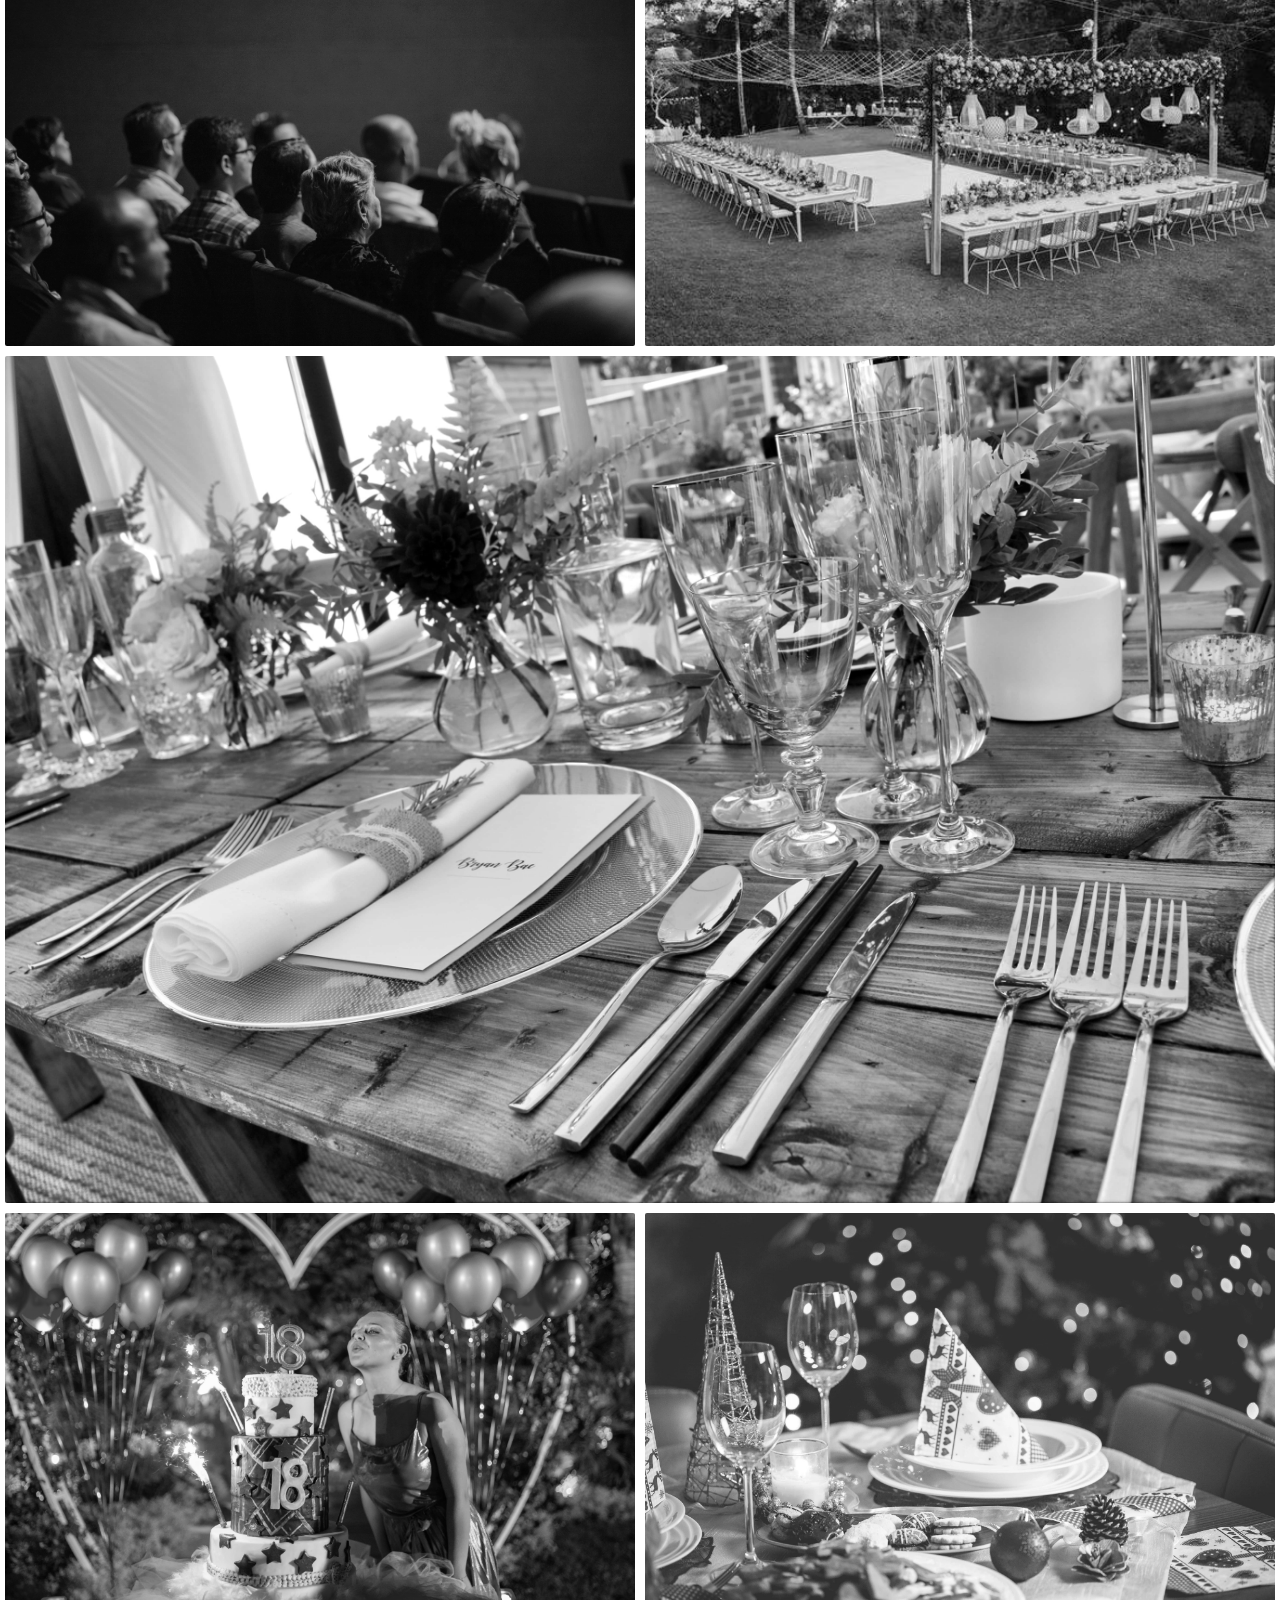
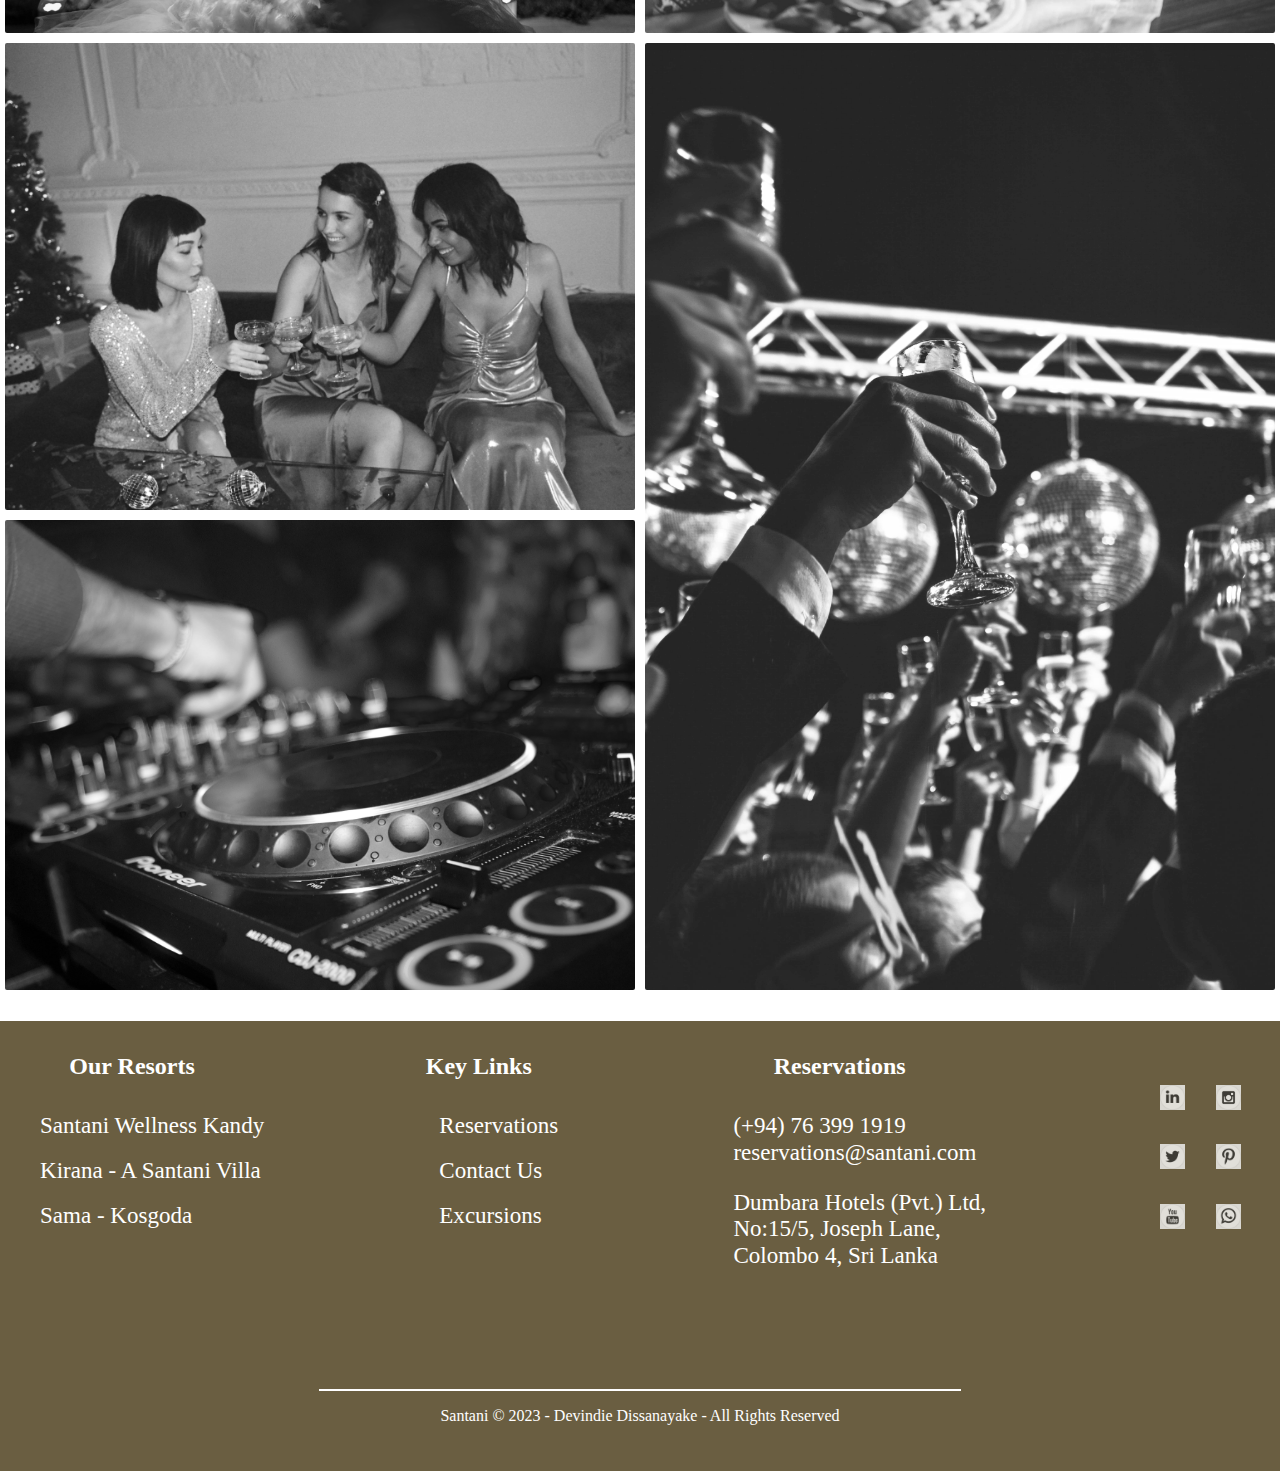
<file: celebrations.html>
<!DOCTYPE html>
<html lang="en">
<head>
    <meta charset="UTF-8">
    <meta name="viewport" content="width=device-width, initial-scale=1.0">
    <link rel="apple-touch-icon" sizes="180x180" href="./favicon_package_v0/apple-touch-icon.png">
    <link rel="icon" type="image/png" sizes="32x32" href="./favicon_package_v0/favicon-32x32.png">
    <link rel="icon" type="image/png" sizes="16x16" href="./favicon_package_v0/favicon-16x16.png">
    <link rel="manifest" href="./favicon_package_v0/site.webmanifest">
    <link rel="mask-icon" href="./favicon_package_v0/safari-pinned-tab.svg" color="#5bbad5">
    <meta name="msapplication-TileColor" content="#2b5797">
    <meta name="theme-color" content="#ffffff">
    <link rel="stylesheet" href="./reset copy.css" type="text/css">
    <link rel="stylesheet" href="./celebrations.css" type="text/css">
    <title>Celebrations | Santani</title>
</head>
<body>
    <header>
        <nav>
            <input id="nav-toggle" type="checkbox">
            <section class="logo">
                <img src="./images/santani-logo.svg" alt="">
            </section>
            <ul class="links">
                <li><a href="./index.html">Home</a></li>
                <li class="active"><a href="./celebrations.html">Celebrations</a></li>
                <li><a href="./wedding.html">Other Events</a></li>
                <li><a href="./contact.html">Contact Us</a></li>
                <li><a href="./reservations.html">Reservations</a></li>
            </ul>
            <label for="nav-toggle" class="icon-burger">
                <section class="line"></section>
                <section class="line"></section>
                <section class="line"></section>
            </label>
        </nav>
        <section class="container">
            <section class="c-heading"><h1>Celebrate Life's Special Moments with Santani</h1></section>
            <img src="./images/celebratemain.jpg" alt="">
        </section>
    </header>
    <section class="c-para1">
        <p>Welcome to Santani, where every celebration comes alive. Our versatile event venue offers a delightful blend of settings, allowing you to choose between the charm of our garden oasis or the elegance of our indoor spaces. Nestled amidst lush gardens, our outdoor areas provide a natural and picturesque backdrop for your festivities, while our tastefully appointed interior spaces offer a touch of sophistication. Whether you're planning a festive holiday party, a joyous birthday celebration, or a memorable get-together with loved ones, our dedicated team is here to turn your vision into reality. With tailored packages and a variety of spaces to choose from, Santani ensures that your special occasion becomes a treasured memory, no matter the reason for celebration.</p>

            <img class="img1" src="./images/cake.jpg" alt="">
    </section>
    <article class="c-pic">
        <!--A comment made by a santani bride-->
    <section class="c-com">
        <hr class="hr2">
        <h3>Celebrations</h3>
        <p>We welcome an array of occasions, from festive holiday gatherings to intimate family reunions, joyous birthday parties to corporate events that inspire. Whether you seek to honor milestones, celebrate achievements, or simply revel in the company of loved ones, our versatile venue is your perfect partner. We specialize in tailoring our spaces and services to match your vision, ensuring that each celebration is a unique and unforgettable experience.</p>
    </section>
    </article>
    <!--Intro to the Venues-->
    <section class="ven-intro">
        <h2>Our diverse venues at Santani offer a wealth of options for hosting your special celebrations. Choose the lush garden oasis for an outdoor event, where the natural beauty and open sky provide a picturesque setting. Alternatively, our tastefully appointed indoor spaces exude sophistication and elegance, creating an intimate atmosphere for your gatherings. Whether you're planning a vibrant outdoor celebration or an elegant indoor affair, our versatile venues ensure that your event is tailored to your desires. With customizable packages and our dedicated team's expertise, Santani is here to ensure that every celebration, big or small, is a memorable and seamless experience</h2>
    </section>
    <hr class="hr2">
    <!--The Venues-->
    <section class="v-heading"><h2>Our Venues</h2></section>
    <section class="wrapper">
        <section class="card">
            <img src="./images/Indoorparty.jpg" alt="A table set with centerpieces at an indoor wedding reception">
            <section class="info">
                <h1>The Imperial Ballroom</h1>
            </section>
        </section>
       
        <section class="card">
            <img src="./images/gardenparty.jpg" alt="Arrangement of tables at an outdoor wedding reception at a garden">
            <section class="info">
                <h1>The Garden of Eden</h1>
            </section>
        </section>
       </section>
    </section>
    <hr class="hr3">
    <section class="c-para2">
        <p>For comprehensive details on our celebration packages and venue offerings, we invite you to get in touch with Santani. Our dedicated team is eager to assist you in crafting the perfect celebratory experience tailored to your desires. <a href="./contact.html">Contact Us</a> today to embark on your journey toward an unforgettable celebration filled with joy and cherished memories</p>
        
    </section>
    <!--The Gallery-->
    <section class="title">
        <h2>Champagne & Elegance: An Exhibition of Memories</h2>
    </section>
    <section class="gallery-container">
        <section class="image">
            <img src="./images/hotel-party.jpg" alt="A couple kissing while surrounded by people holding sparklers">
        </section>
        <section class="image">
            <img src="./images/platterwed.jpg" alt="Chairs arranged on the side of the aisle">
        </section>
        <section class="wide2">
            <img src="./images/table.jpg" alt="Arrangement of tables in an indoor wedding reception">
        </section>
        <section class="rowcol2">
            <img src="./images/celebrate.jpg" alt="A couple exchanging rings at the alter">
        </section>
        <section class="image">
            <img src="./images/c-galleryimg1.jpg" alt="A couple kissing at the alter">
        </section>
        <section class="image">
            <img src="./images/conf2.jpg" alt="A couple covered by a veil, kissing">
        </section>
        <section class="rowcol2">
            <img src="./images/banquet1.jpg" alt="A bride holding a bouqet, facing away from the camera">
        </section>
        <section class="image">
            <img src="./images/outdoorwed.jpeg" alt="An outdoor wedding reception">
        </section>
        <section class="image">
            <img src="./images/bday.jpg" alt="A traditional poruwa in a garden">
        </section>
        <section class="image">
            <img src="./images/christmasparty.jpg" alt="Bridesmaides holding bouqets">
        </section>
        <section class="image">
            <img src="./images/c-gallerypeople.jpg" alt="A bride and Groom hugging">
        </section>
        <section class="row2">
            <img src="./images/Indoorparty.jpg" alt="A bride and groom holding their hands above the bouqet">
        </section>
        <section class="image">
            <img src="./images/dj.jpg" alt="2 rings places together">
        </section>
    </section>
     <!-- Footer -->
   <footer>
    <section class="footer-wrapper">
        <section class="b-footer-link1">
            <h4 class="foothead">Our Resorts</h4> 
            <ul>
                <li>
                   <a href="./branches.html#sanK" target="_blank">Santani Wellness Kandy</a>
                </li> <br>
                <li>
                    <a href="./branches.html#sanB" target="_blank">Kirana - A Santani Villa</a>
                </li> <br>
                <li>
                    <a href="./branches.html#sanS" target="_blank">Sama - Kosgoda</a>
                </li> <br>
            </ul>
        </section>
        <section class="b-footer-link2">
            <h4 class="foothead">Key Links</h4>
            <ul>
                <li>
                    <a href="./reservations.html">Reservations</a>
                </li> <br>
                <li>
                    <a href="./contact.html">Contact Us</a>
                </li> <br>
                <li>
                    <a href="./excursions.html">Excursions</a>
                </li> <br>
            </ul>
        </section>
        <section class="b-footer-end">
            <h4 class="foothead">Reservations</h4>
            <ul>
                <li><a href="tel:(+94) 76 399 1919 ">(+94) 76 399 1919 </a></li>
                <li><a href="mailto:reservations@santani.com">reservations@santani.com</a></li>
                <li><a href="https://goo.gl/maps/asEp6X1gUYSYBFAx8"><p>Dumbara Hotels (Pvt.) Ltd,<br>No:15/5, Joseph Lane,<br>Colombo 4, Sri Lanka</p></a></li>
            </ul>
        </section>
        <section class="socials">
            <a href="#"><img src="./logos/linkdin logo.jpeg" alt="linkedin logo"></a>
            <a href="#"><img src="./logos/instagram logo.jpeg" alt="instagram logo"></a>
            <a href="#"><img src="./logos/twitter logo .jpeg" alt="twitter logo"></a>
            <a href="#"><img src="./logos/pinterest logo.jpeg" alt="pintrest logo"></a>
            <a href="#"><img src="./logos/yt logo.jpeg" alt="youtube logo"></a>
            <a href="#"><img src="./logos/whatsapp logo.jpeg" alt="whatsapp logo"></a>
        </section>
    </section>
    <hr>
    <p class="copyright">Santani © 2023 - Devindie Dissanayake - All Rights Reserved</p>
    <!-- 1.The Santani logo was taken from https://www.santani.com/ -->
</footer>
</body> 
</html>
</body>
</html>
</file>
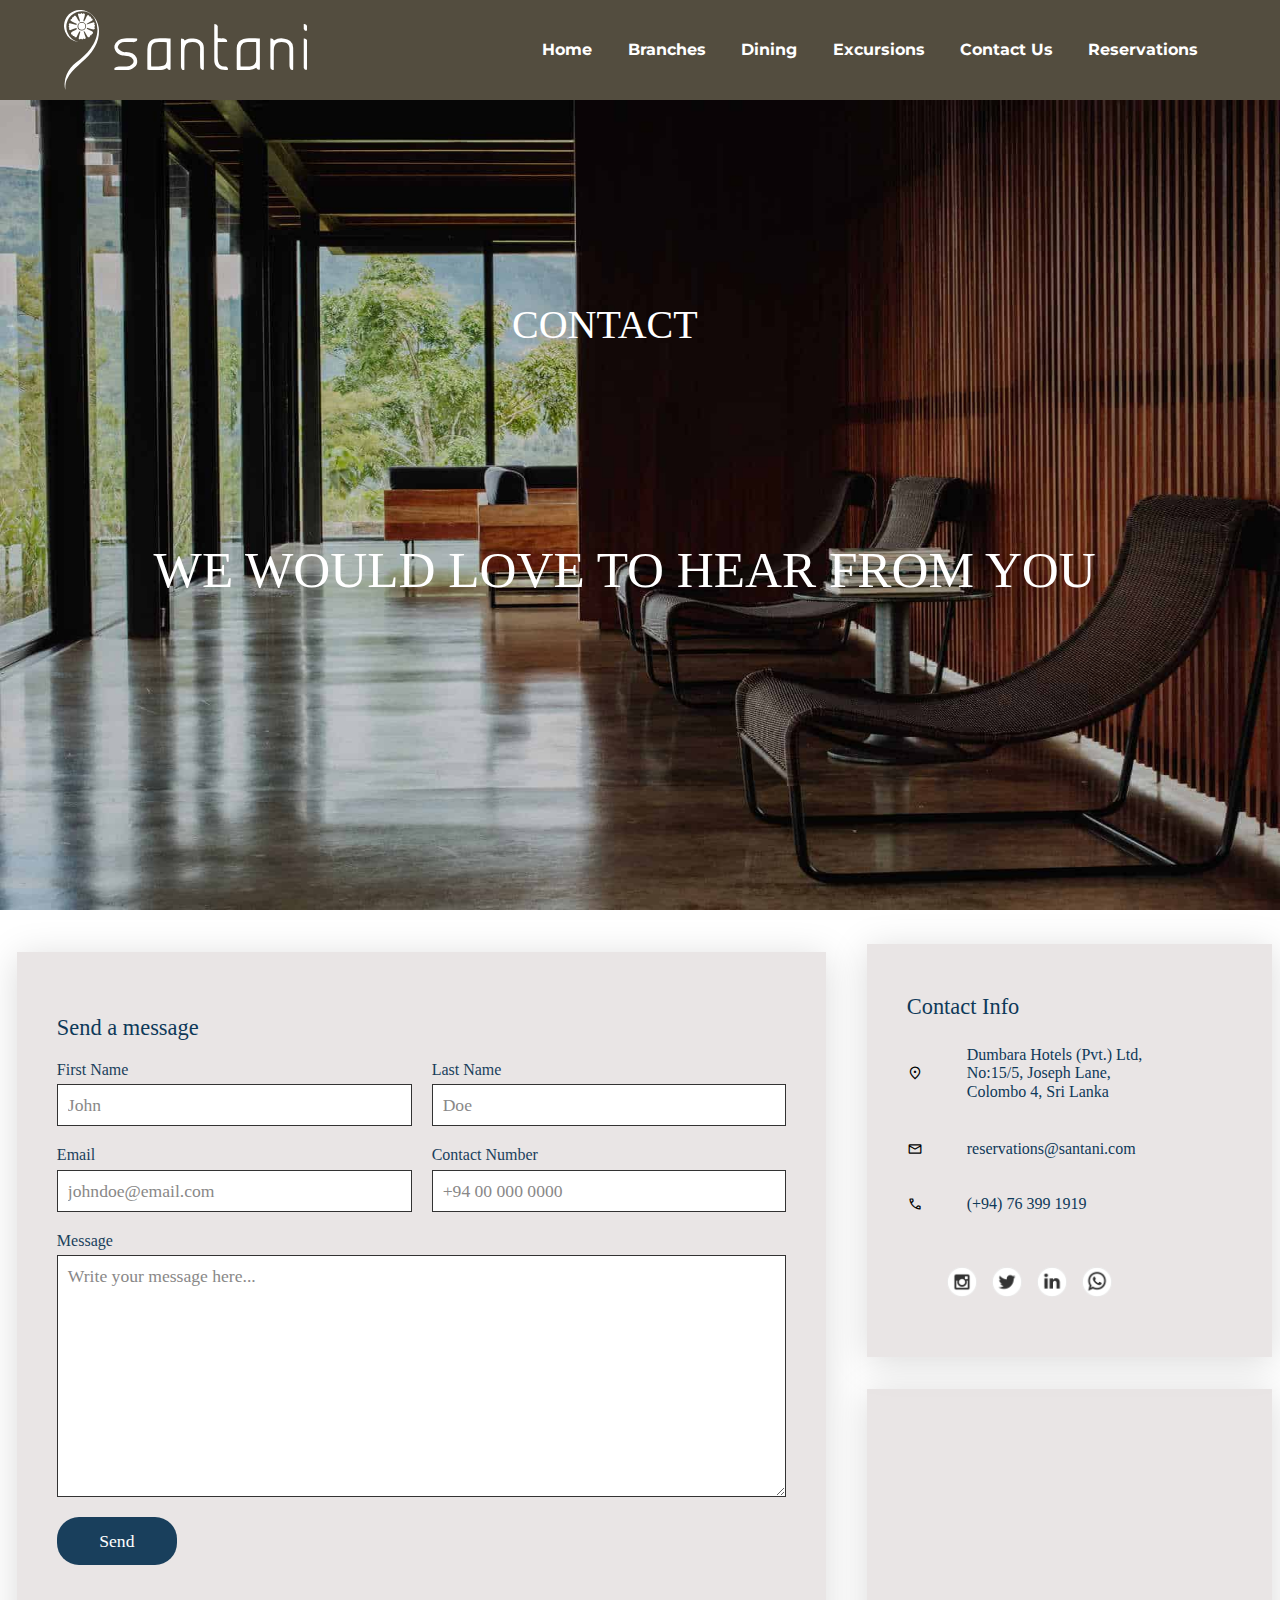
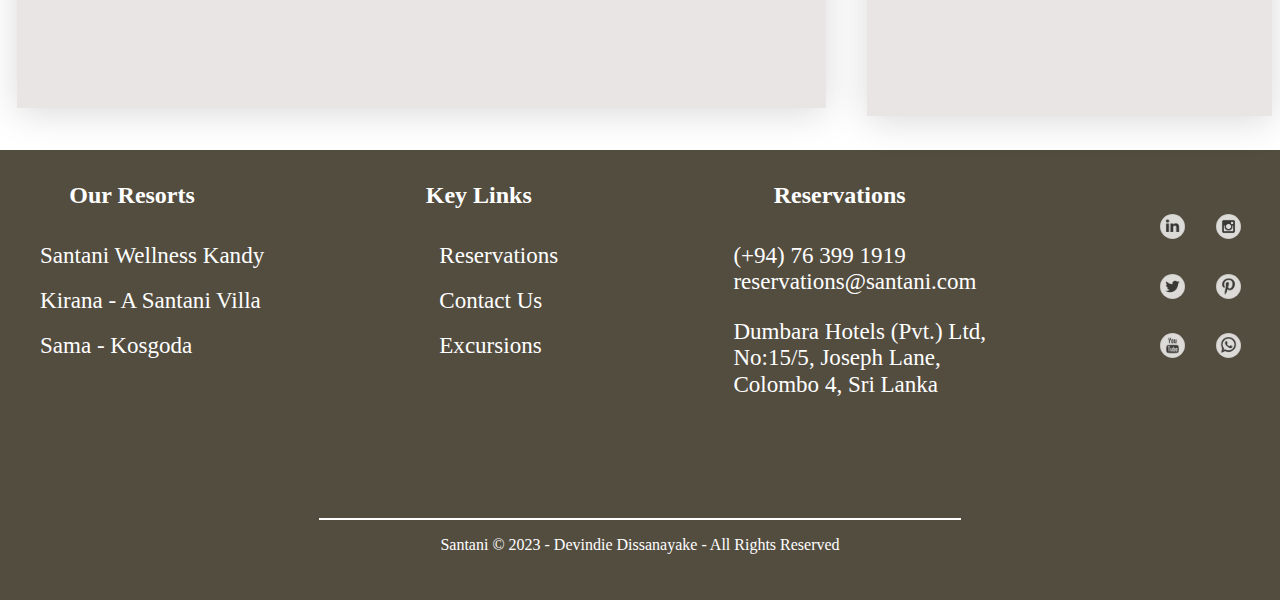
<file: contact.html>
<!DOCTYPE html>
<html lang="en">
<head>
    <meta charset="UTF-8">
    <meta name="viewport" content="width=device-width, initial-scale=1.0">
    <link rel="apple-touch-icon" sizes="180x180" href="./favicon_package_v0/apple-touch-icon.png">
    <link rel="icon" type="image/png" sizes="32x32" href="./favicon_package_v0/favicon-32x32.png">
    <link rel="icon" type="image/png" sizes="16x16" href="./favicon_package_v0/favicon-16x16.png">
    <link rel="manifest" href="./favicon_package_v0/site.webmanifest">
    <link rel="mask-icon" href="./favicon_package_v0/safari-pinned-tab.svg" color="#5bbad5">
    <meta name="msapplication-TileColor" content="#2b5797">
    <meta name="theme-color" content="#ffffff">
    <link rel="stylesheet" href="./reset copy.css" type="text/css">
    <link rel="stylesheet" href="./style.css" type="text/css">
    <title>Contact | Santani</title>
</head>
<body>
    <header>
        <nav>
            <input id="nav-toggle" type="checkbox">
            <section class="logo">
                <img src="./images/santani-logo.svg" alt="The Santani logo">
            </section>
            <ul class="links">
                <li><a href="./index.html">Home</a></li>
                <li><a href="./branches.html">Branches</a></li>
                <li><a href="./dining.html">Dining</a></li>
                <li><a href="./excursions.html">Excursions</a></li>
                <li class="active"><a href="./contact.html">Contact Us</a></li>
                <li><a href="./reservations.html">Reservations</a></li>
            </ul>
            <label for="nav-toggle" class="icon-burger">
                <section class="line"></section>
                <section class="line"></section>
                <section class="line"></section>
            </label>
        </nav>
        <section class="container">
            <section class="c-heading">
                <p id="con1">CONTACT</p>
                <p id="con2">WE WOULD LOVE TO HEAR FROM YOU</p>
            </section>
            <img src="./images/contactmain.jpeg" alt="The lounge area of Santani">
        </section>
    </header>
    <article class="page">
        <section class="contactUs">
            <section class="box">
                <!-- Form -->
                <section class="contact form">
                    <h3>Send a message</h3>
                    <form>
                        <section class="formBox">
                            <section class="row50">
                                <section class="inputBox">
                                    <span>First Name</span>
                                    <input type="text" placeholder="John">
                                </section>
                                <section class="inputBox">
                                    <span>Last Name</span>
                                    <input type="text" placeholder="Doe">
                                </section>
                            </section>

                            <section class="row50">
                                <section class="inputBox">
                                    <span>Email</span>
                                    <input type="email" placeholder="johndoe@email.com">
                                </section>
                                <section class="inputBox">
                                    <span>Contact Number</span>
                                    <input type="number" placeholder="+94 00 000 0000">
                                </section>
                            </section>

                            <section class="row100">
                                <section class="inputBox">
                                    <span>Message</span>
                                    <textarea placeholder="Write your message here..."></textarea>
                                </section>
                            </section>

                            <section class="row100">
                                <section class="inputBox">
                                    <input type="submit" value="Send">
                                </section>
                            </section>
                        </section>

                    </form>
                </section>
                <!-- info Box -->
                <section class="contact info">
                    <h3>Contact Info</h3>
                    <section class="infoBox">
                        <section>
                            <span class="material-symbols-outlined">
                                location_on</span>
                            <p>Dumbara Hotels (Pvt.) Ltd,<br>No:15/5, Joseph Lane,<br>Colombo 4, Sri Lanka</p>
                        </section>
                        <section>
                            <span class="material-symbols-outlined">
                                mail</span>
                            <a href="mailto:reservations@santani.com">reservations@santani.com</a>
                        </section>
                        <section>
                            <span class="material-symbols-outlined">
                                call</span>
                            <a href="tel:(+94) 76 399 1919">(+94) 76 399 1919</a>
                        </section>
                        <ul class="sci">
                            <li><a href="#"><img src="./logos/instagram logo.jpeg" alt=""></a></li>
                            <li><a href="#"><img src="./logos/twitter logo .jpeg" alt=""></a></li>
                            <li><a href="#"><img src="./logos/linkdin logo.jpeg" alt=""></a></li>
                            <li><a href="#"><img src="./logos/whatsapp logo.jpeg" alt=""></a></li>
                        </ul>
                    </section>
                </section>
                <!-- Map -->
                <section class="contact map">
                    <iframe src="https://www.google.com/maps/embed?pb=!1m17!1m12!1m3!1d4129.1788931579!2d79.85390631708509!3d6.893795642434259!2m3!1f0!2f0!3f0!3m2!1i1024!2i768!4f13.1!3m2!1m1!2zNsKwNTMnMzcuNyJOIDc5wrA1MScyMy43IkU!5e0!3m2!1sen!2slk!4v1692931974635!5m2!1sen!2slk"style="border:0;" allowfullscreen="" loading="lazy" referrerpolicy="no-referrer-when-downgrade"></iframe>
                </section>
            </section>
        </section>
    </article>
   <!-- Footer -->
   <footer>
    <section class="footer-wrapper">
        <section class="b-footer-link1">
            <h4 class="foothead">Our Resorts</h4> 
            <ul>
                <li>
                   <a href="./branches.html#sanK" target="_blank">Santani Wellness Kandy</a>
                </li> <br>
                <li>
                    <a href="./branches.html#sanB" target="_blank">Kirana - A Santani Villa</a>
                </li> <br>
                <li>
                    <a href="./branches.html#sanS" target="_blank">Sama - Kosgoda</a>
                </li> <br>
            </ul>
        </section>
        <section class="b-footer-link2">
            <h4 class="foothead">Key Links</h4>
            <ul>
                <li>
                    <a href="./reservations.html">Reservations</a>
                </li> <br>
                <li>
                    <a href="./contact.html">Contact Us</a>
                </li> <br>
                <li>
                    <a href="./excursions.html">Excursions</a>
                </li> <br>
            </ul>
        </section>
        <section class="b-footer-end">
            <h4 class="foothead">Reservations</h4>
            <ul>
                <li><a href="tel:(+94) 76 399 1919 ">(+94) 76 399 1919 </a></li>
                <li><a href="mailto:reservations@santani.com">reservations@santani.com</a></li>
                <li><a href="https://goo.gl/maps/asEp6X1gUYSYBFAx8"><p>Dumbara Hotels (Pvt.) Ltd,<br>No:15/5, Joseph Lane,<br>Colombo 4, Sri Lanka</p></a></li>
            </ul>
        </section>
        <section class="socials">
            <a href="#"><img src="./logos/linkdin logo.jpeg" alt="linkedin logo"></a>
            <a href="#"><img src="./logos/instagram logo.jpeg" alt="instagram logo"></a>
            <a href="#"><img src="./logos/twitter logo .jpeg" alt="twitter logo"></a>
            <a href="#"><img src="./logos/pinterest logo.jpeg" alt="pintrest logo"></a>
            <a href="#"><img src="./logos/yt logo.jpeg" alt="youtube logo"></a>
            <a href="#"><img src="./logos/whatsapp logo.jpeg" alt="whatsapp logo"></a>
        </section>
    </section>
    <hr>
    <p class="copyright">Santani © 2023 - Devindie Dissanayake - All Rights Reserved</p>
    <!-- 1. The Santani logo and The lounge area of Santani were taken from https://www.santani.com/ -->
</footer>
</body>
</html>
</file>
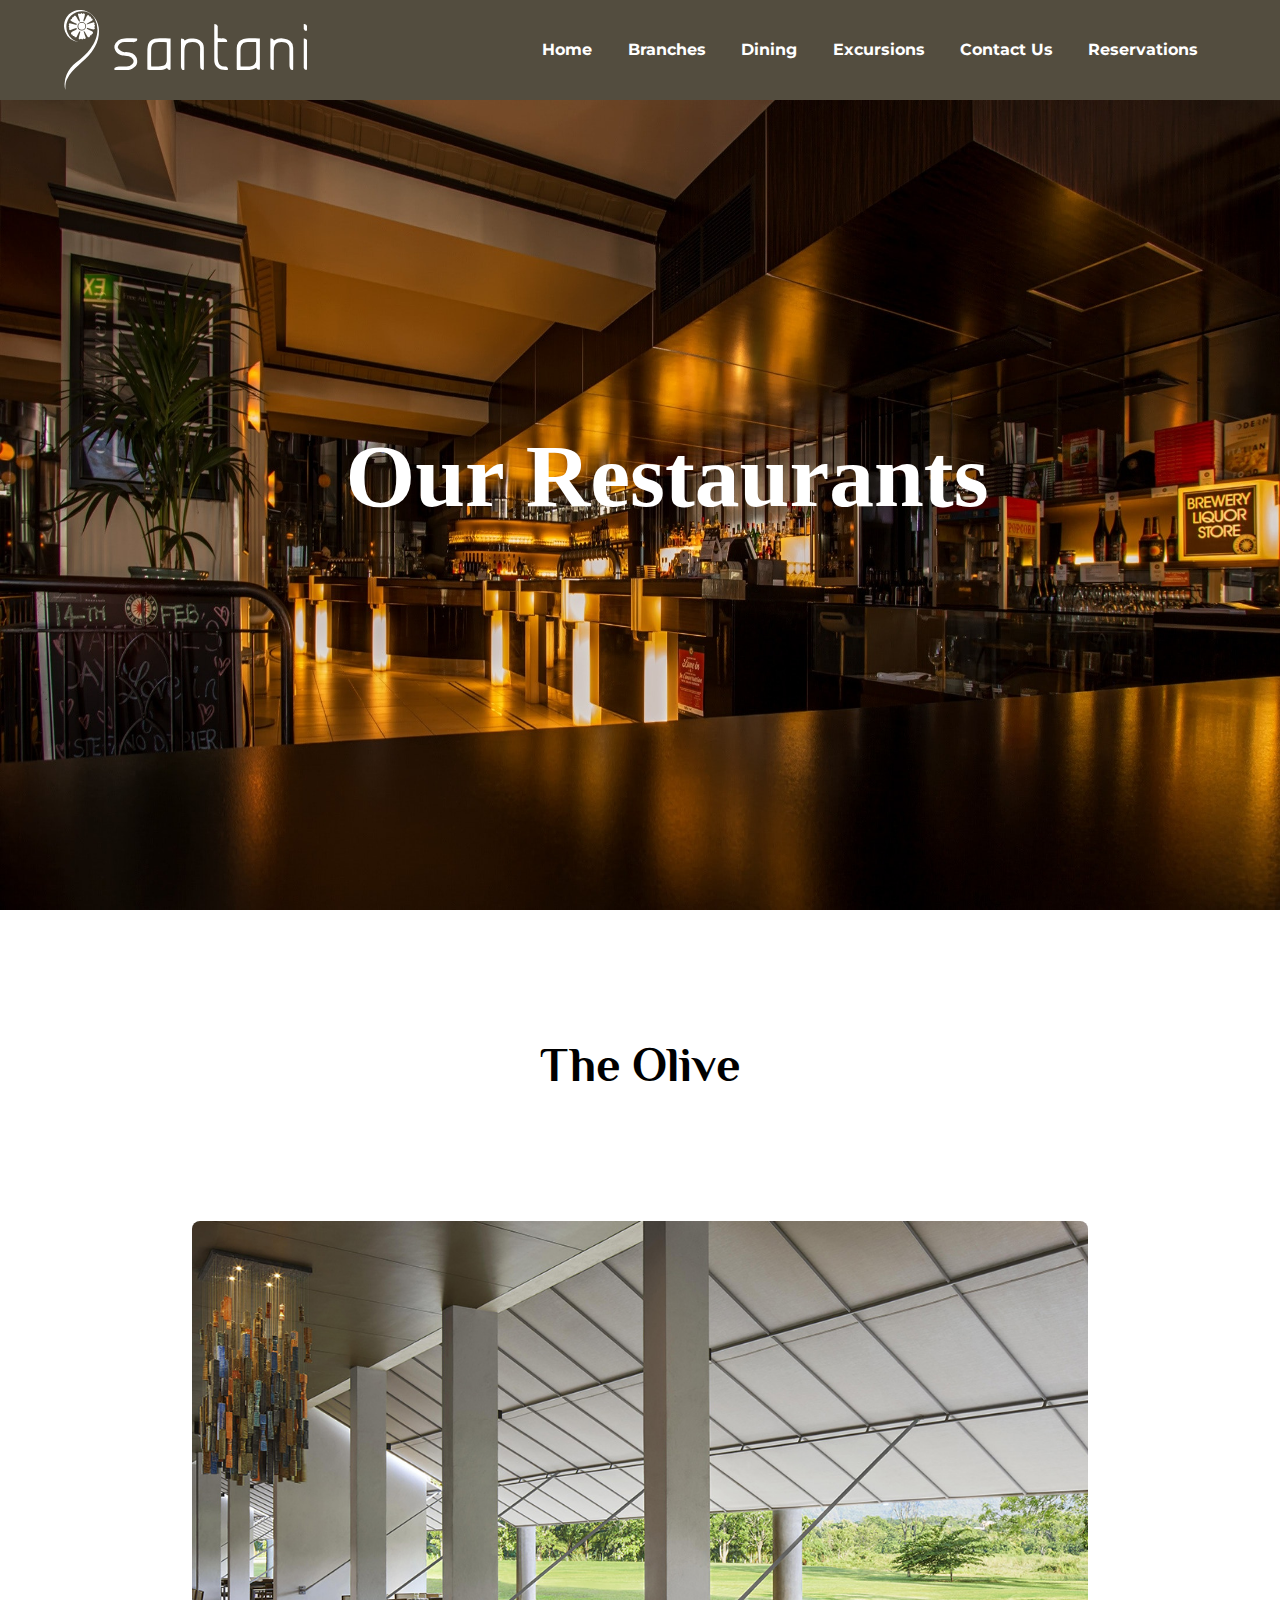
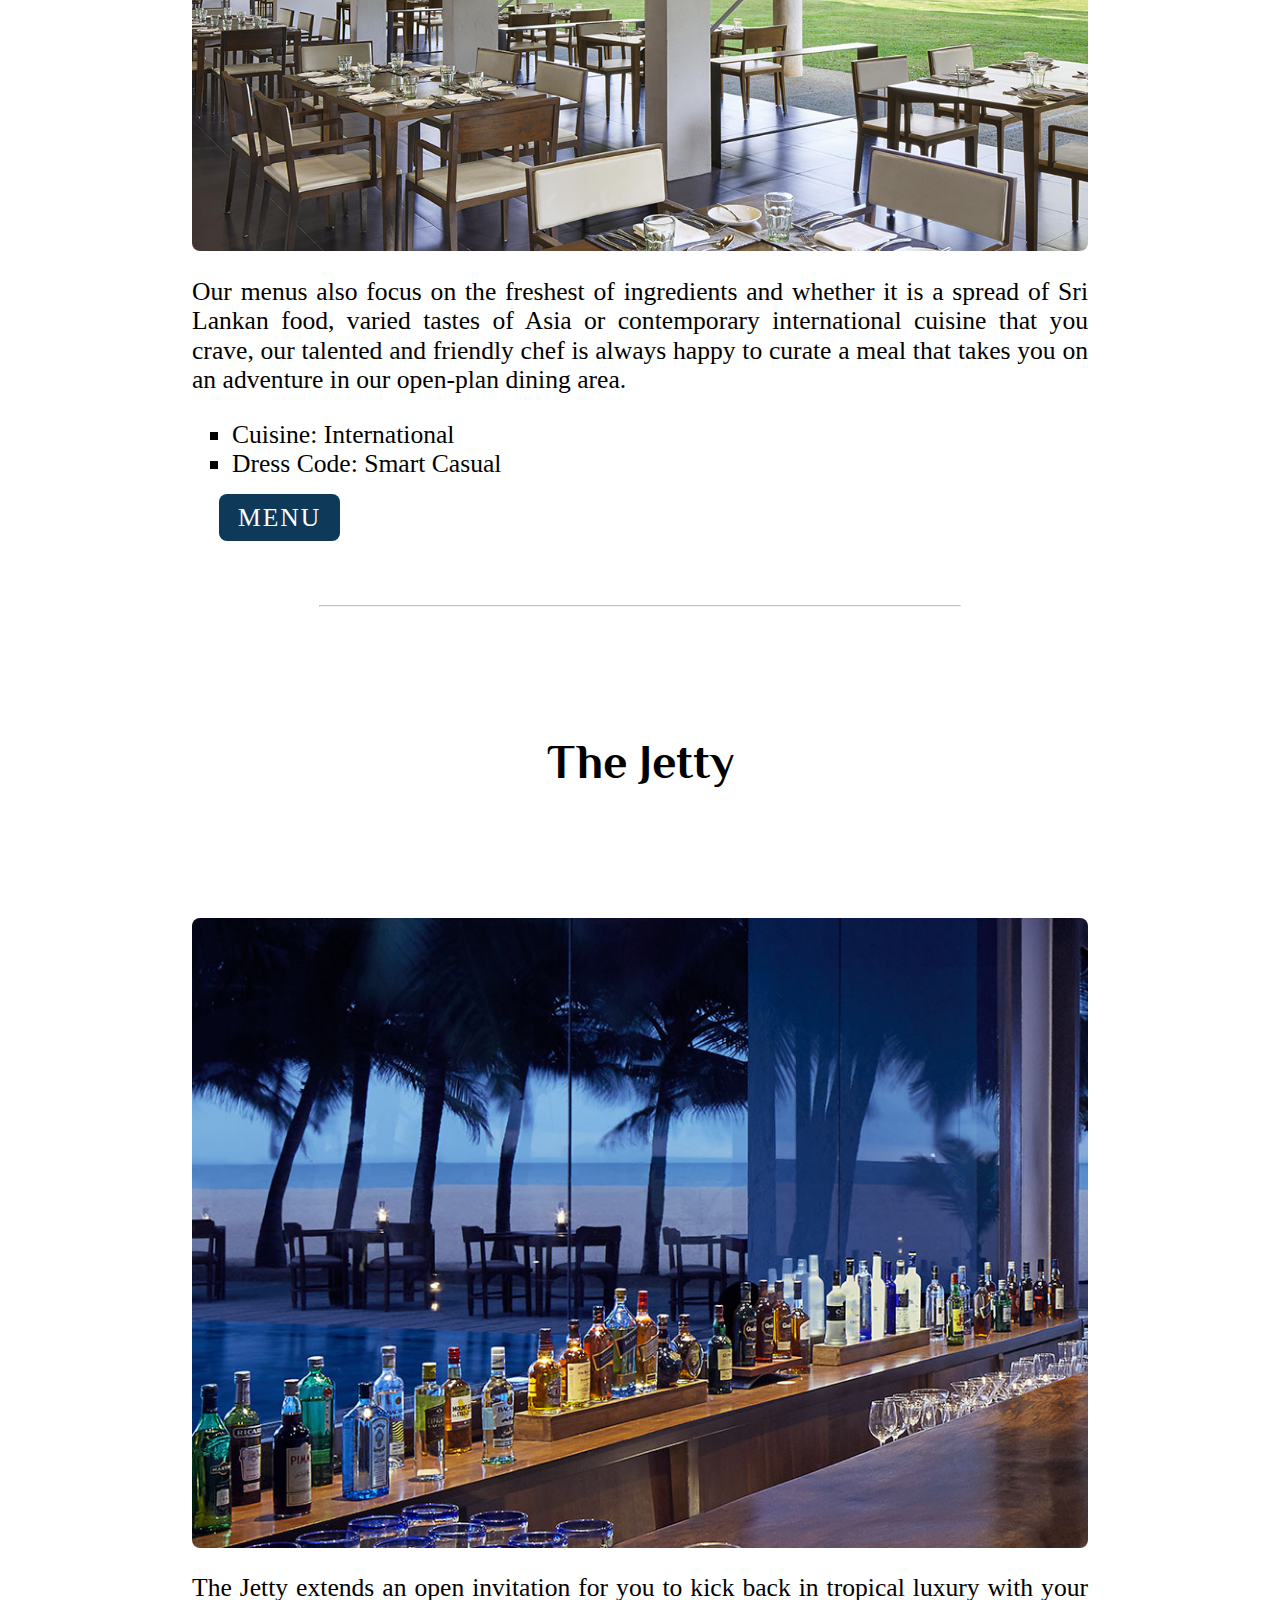
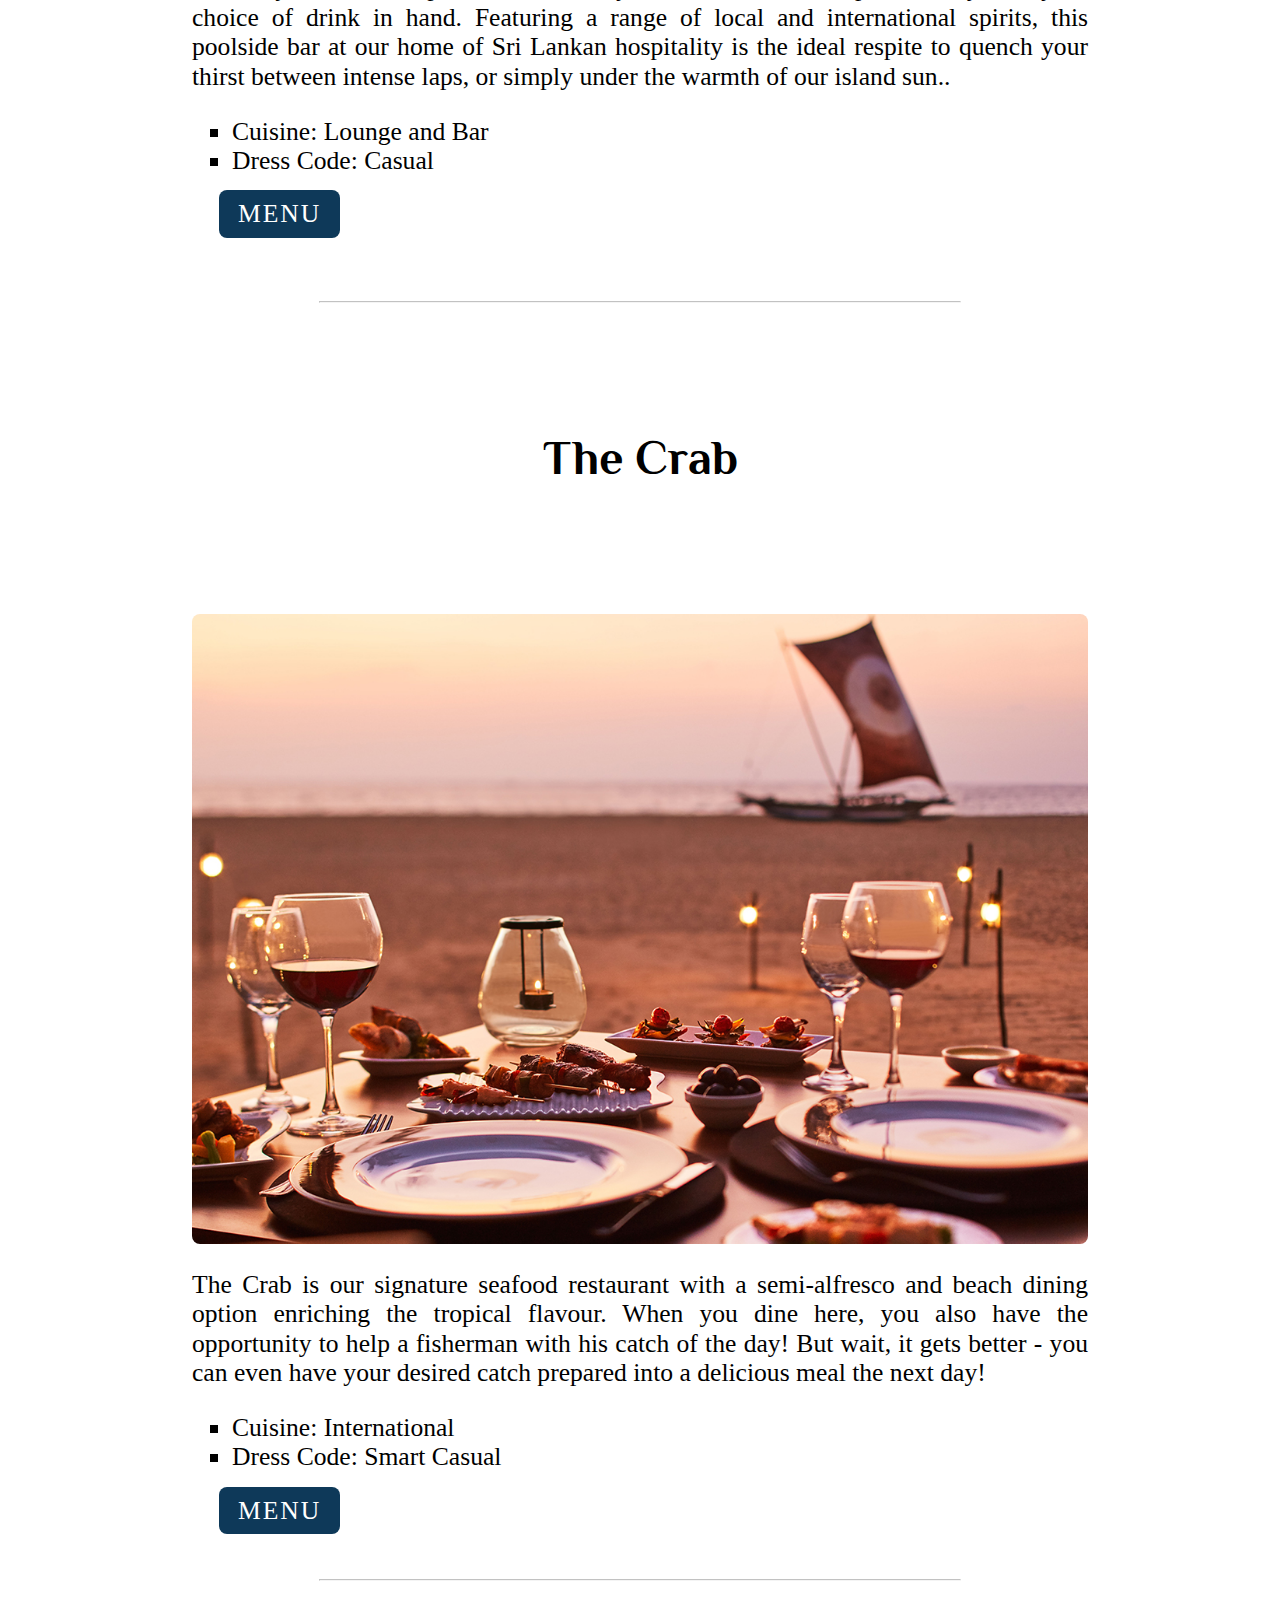
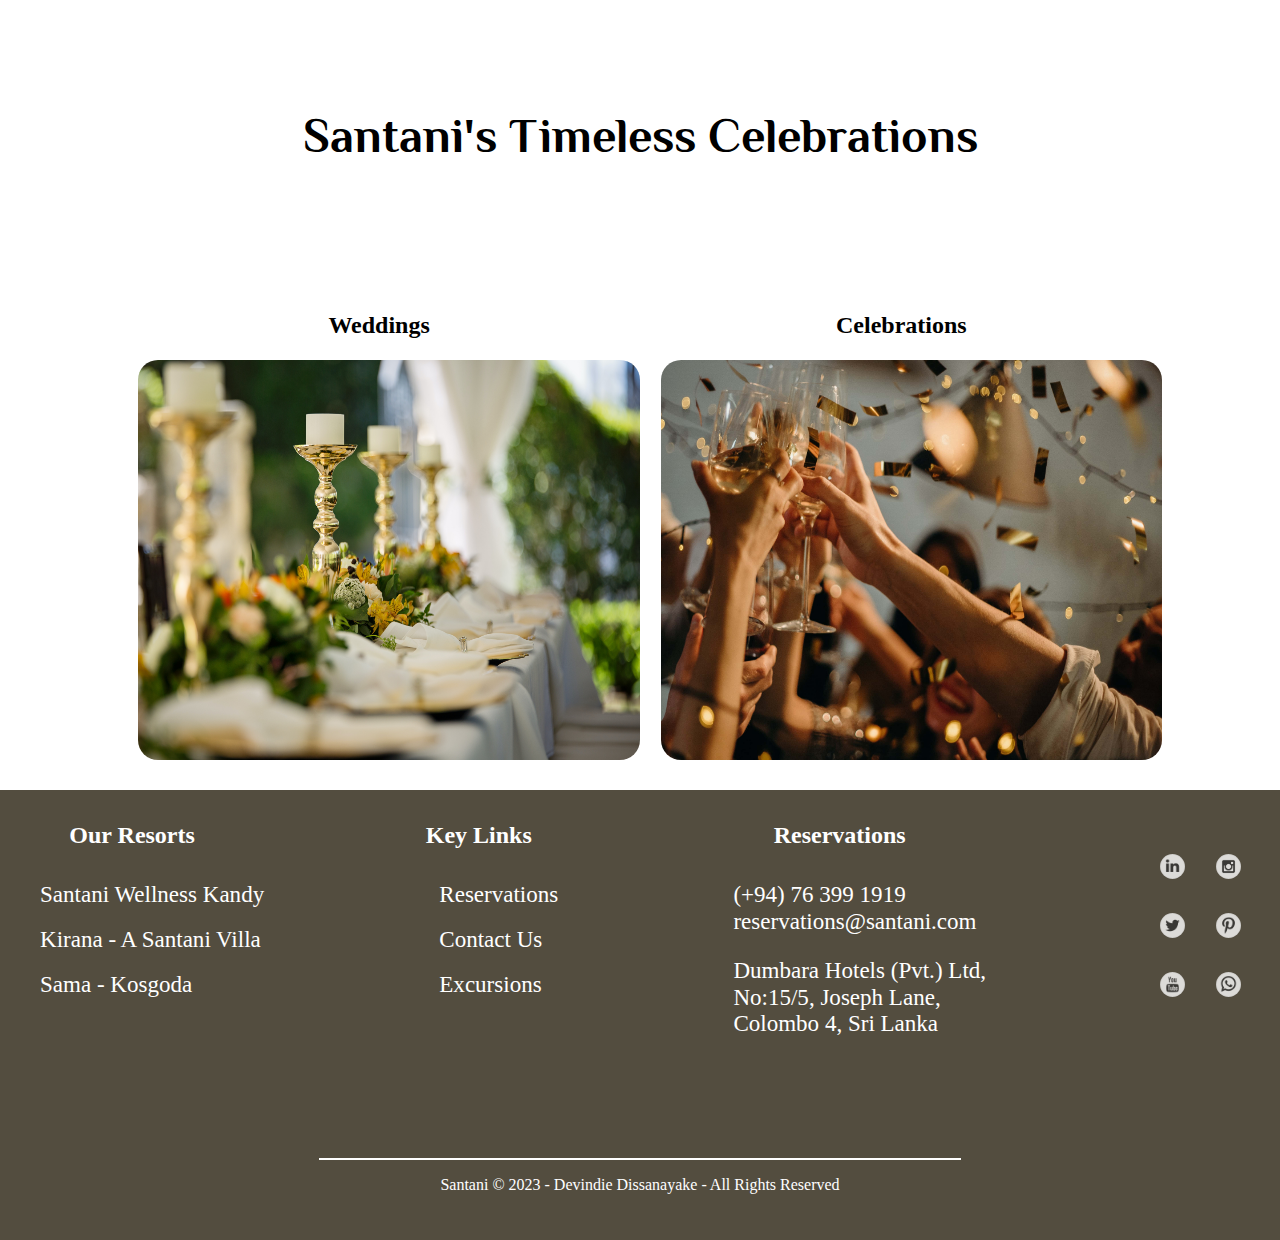
<file: dining.html>
<!DOCTYPE html>
<html lang="en">
<head>
    <meta charset="UTF-8">
    <meta name="viewport" content="width=device-width, initial-scale=1.0">
    <link rel="apple-touch-icon" sizes="180x180" href="./favicon_package_v0/apple-touch-icon.png">
    <link rel="icon" type="image/png" sizes="32x32" href="./favicon_package_v0/favicon-32x32.png">
    <link rel="icon" type="image/png" sizes="16x16" href="./favicon_package_v0/favicon-16x16.png">
    <link rel="manifest" href="./favicon_package_v0/site.webmanifest">
    <link rel="mask-icon" href="./favicon_package_v0/safari-pinned-tab.svg" color="#5bbad5">
    <meta name="msapplication-TileColor" content="#2b5797">
    <meta name="theme-color" content="#ffffff">
    <link rel="stylesheet" href="./reset copy.css" type="text/css">
    <link rel="stylesheet" href="./style.css" type="text/css">
    <title>Dining | Santani</title>
</head>
<body>
    <header>
        <nav>
            <input id="nav-toggle" type="checkbox">
            <section class="logo">
                <img src="./images/santani-logo.svg" alt="">
            </section>
            <ul class="links">
                <li><a href="./index.html">Home</a></li>
                <li><a href="./branches.html">Branches</a></li>
                <li class="active"><a href="./dining.html">Dining</a></li>
                <li><a href="./excursions.html">Excursions</a></li>
                <li><a href="./contact.html">Contact Us</a></li>
                <li><a href="./reservations.html">Reservations</a></li>
            </ul>
            <label for="nav-toggle" class="icon-burger">
                <section class="line"></section>
                <section class="line"></section>
                <section class="line"></section>
            </label>
        </nav>
        <section class="container">
            <section class="d-heading">Our Restaurants</section>
            <img src="./images/diningmain.jpg" alt="">
        </section>
    </header>
    <article>
        <section class="r-container" id="r-def">
            <section class="case">
                <h1>The Olive</h1>
            </section>
            <section class="left4"></section>
            
        </section>
        <section class="d-para">
            <p>Our menus also focus on the freshest of ingredients and whether it is a spread of Sri Lankan food, varied tastes of Asia or contemporary international cuisine that you crave, our talented and friendly chef is always happy to curate a meal that takes you on an adventure in our open-plan dining area.</p>
        <ul type="square">
            <li>Cuisine: International</li>
            <li>Dress Code: Smart Casual</li>
        </ul>
        <a href="./Menu.pdf" target="_blank" class="btn">Menu</a>
        </section>
        <br>
        <br>
        <br>
        <hr class="hr2">
        <section class="r-container" id="r-def">
            <section class="case">
                <h1>The Jetty</h1>
            </section>
            <section class="left5"></section>
            
        </section>
        <section class="d-para">
            <p>The Jetty extends an open invitation for you to kick back in tropical luxury with your choice of drink in hand. Featuring a range of local and international spirits, this poolside bar at our home of Sri Lankan hospitality is the ideal respite to quench your thirst between intense laps, or simply under the warmth of our island sun..</p>
        <ul type="square">
            <li>Cuisine: Lounge and Bar</li>
            <li>Dress Code: Casual</li>
        </ul>
        <a href="./The Jetty Menu.pdf" target="_blank" class="btn">Menu</a>
        </section>
        <br>
        <br>
        <br>
        <hr class="hr2">
        <section class="r-container" id="r-def">
            <section class="case">
                <h1>The Crab</h1>
            </section>
            <section class="left6"></section>
            
        </section>
        <section class="d-para">
            <p>The Crab is our signature seafood restaurant with a semi-alfresco and beach dining option enriching the tropical flavour. When you dine here, you also have the opportunity to help a fisherman with his catch of the day! But wait, it gets better - you can even have your desired catch prepared into a delicious meal the next day!</p>
        <ul type="square">
            <li>Cuisine: International</li>
            <li>Dress Code: Smart Casual</li>
        </ul>
        <a href="./Menu.pdf" target="_blank" class="btn">Menu</a>
        </section>
    </article>
    <br>
    <br>
    <hr class="hr2">
    <section class="case">
        <h1>Santani's Timeless Celebrations</h1>
    </section>
    <section class="ev-container">
        <section class="ev-cont1">
            <h2>Weddings</h2>
        <a href="./wedding.html" class="item1"><img src="./images/wed.jpg" alt="A table arranged with centerpieces"></a>
        </section>
        <section class="ev-cont2">
            <h2>Celebrations</h2>
        <a href="./celebrations.html" class="item2"><img src="./images/celebrate.jpg" alt="2 people clinking thier champangne flutes while a party is going on in the background with confetti being thrown"></a>
        </section>
    </section>
    <!-- Footer -->
    <footer>
     <section class="footer-wrapper">
        <section class="b-footer-link1">
            <h4 class="foothead">Our Resorts</h4> 
            <ul>
                <li>
                   <a href="./branches.html#sanK" target="_blank">Santani Wellness Kandy</a>
                </li> <br>
                <li>
                    <a href="./branches.html#sanB" target="_blank">Kirana - A Santani Villa</a>
                </li> <br>
                <li>
                    <a href="./branches.html#sanS" target="_blank">Sama - Kosgoda</a>
                </li> <br>
            </ul>
        </section>
        <section class="b-footer-link2">
            <h4 class="foothead">Key Links</h4>
            <ul>
                <li>
                    <a href="./reservations.html">Reservations</a>
                </li> <br>
                <li>
                    <a href="./contact.html">Contact Us</a>
                </li> <br>
                <li>
                    <a href="./excursions.html">Excursions</a>
                </li> <br>
            </ul>
        </section>
        <section class="b-footer-end">
            <h4 class="foothead">Reservations</h4>
            <ul>
                <li><a href="tel:(+94) 76 399 1919 ">(+94) 76 399 1919 </a></li>
                <li><a href="mailto:reservations@santani.com">reservations@santani.com</a></li>
                <li><a href="https://goo.gl/maps/asEp6X1gUYSYBFAx8"><p>Dumbara Hotels (Pvt.) Ltd,<br>No:15/5, Joseph Lane,<br>Colombo 4, Sri Lanka</p></a></li>
            </ul>
        </section>
        <section class="socials">
            <a href="#"><img src="./logos/linkdin logo.jpeg" alt="linkedin logo"></a>
            <a href="#"><img src="./logos/instagram logo.jpeg" alt="instagram logo"></a>
            <a href="#"><img src="./logos/twitter logo .jpeg" alt="twitter logo"></a>
            <a href="#"><img src="./logos/pinterest logo.jpeg" alt="pintrest logo"></a>
            <a href="#"><img src="./logos/yt logo.jpeg" alt="youtube logo"></a>
            <a href="#"><img src="./logos/whatsapp logo.jpeg" alt="whatsapp logo"></a>
        </section>
     </section>
    <hr>
    <p class="copyright">Santani © 2023 - Devindie Dissanayake - All Rights Reserved</p>
    <!--1.The Santani logo was taken from https://www.santani.com/ 
        2.The images left4,left5,left6 were taken from https://www.jetwinghotels.com/-->
    </footer>
</body> 
</html>
</file>
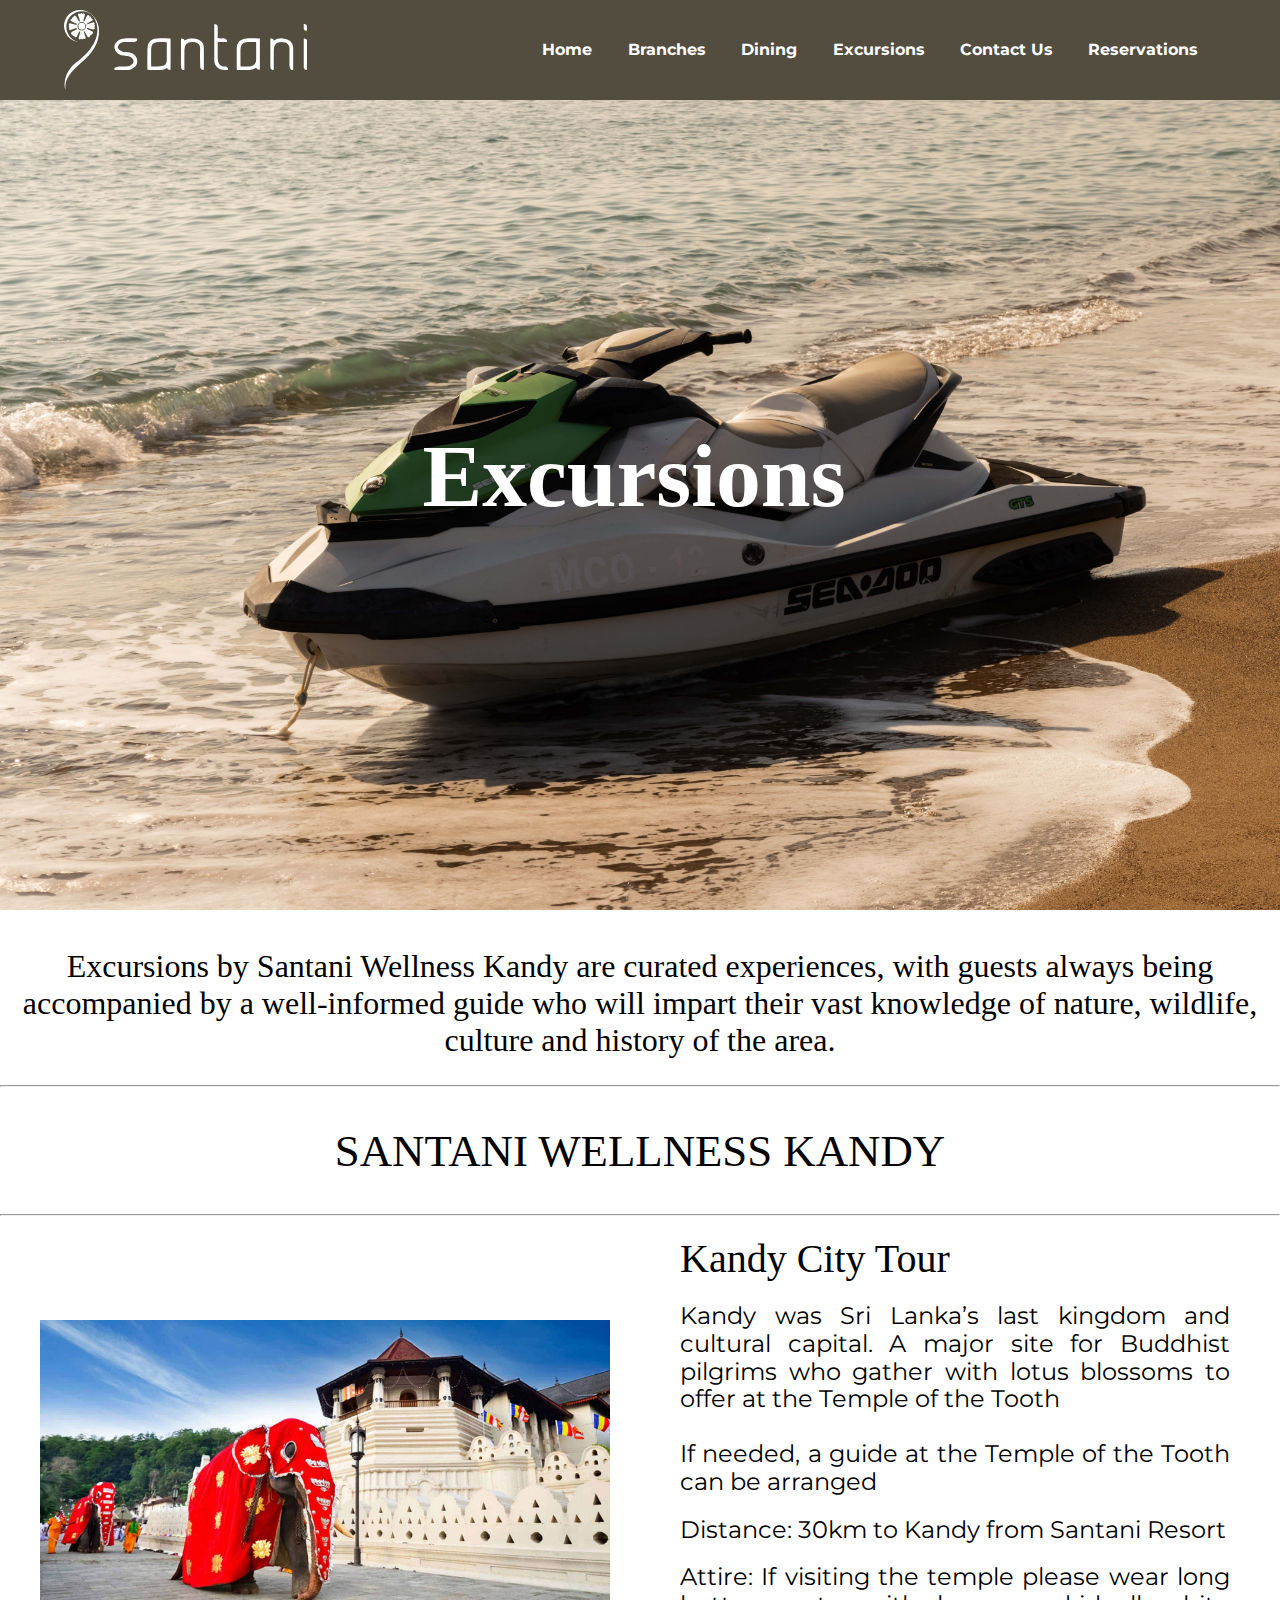
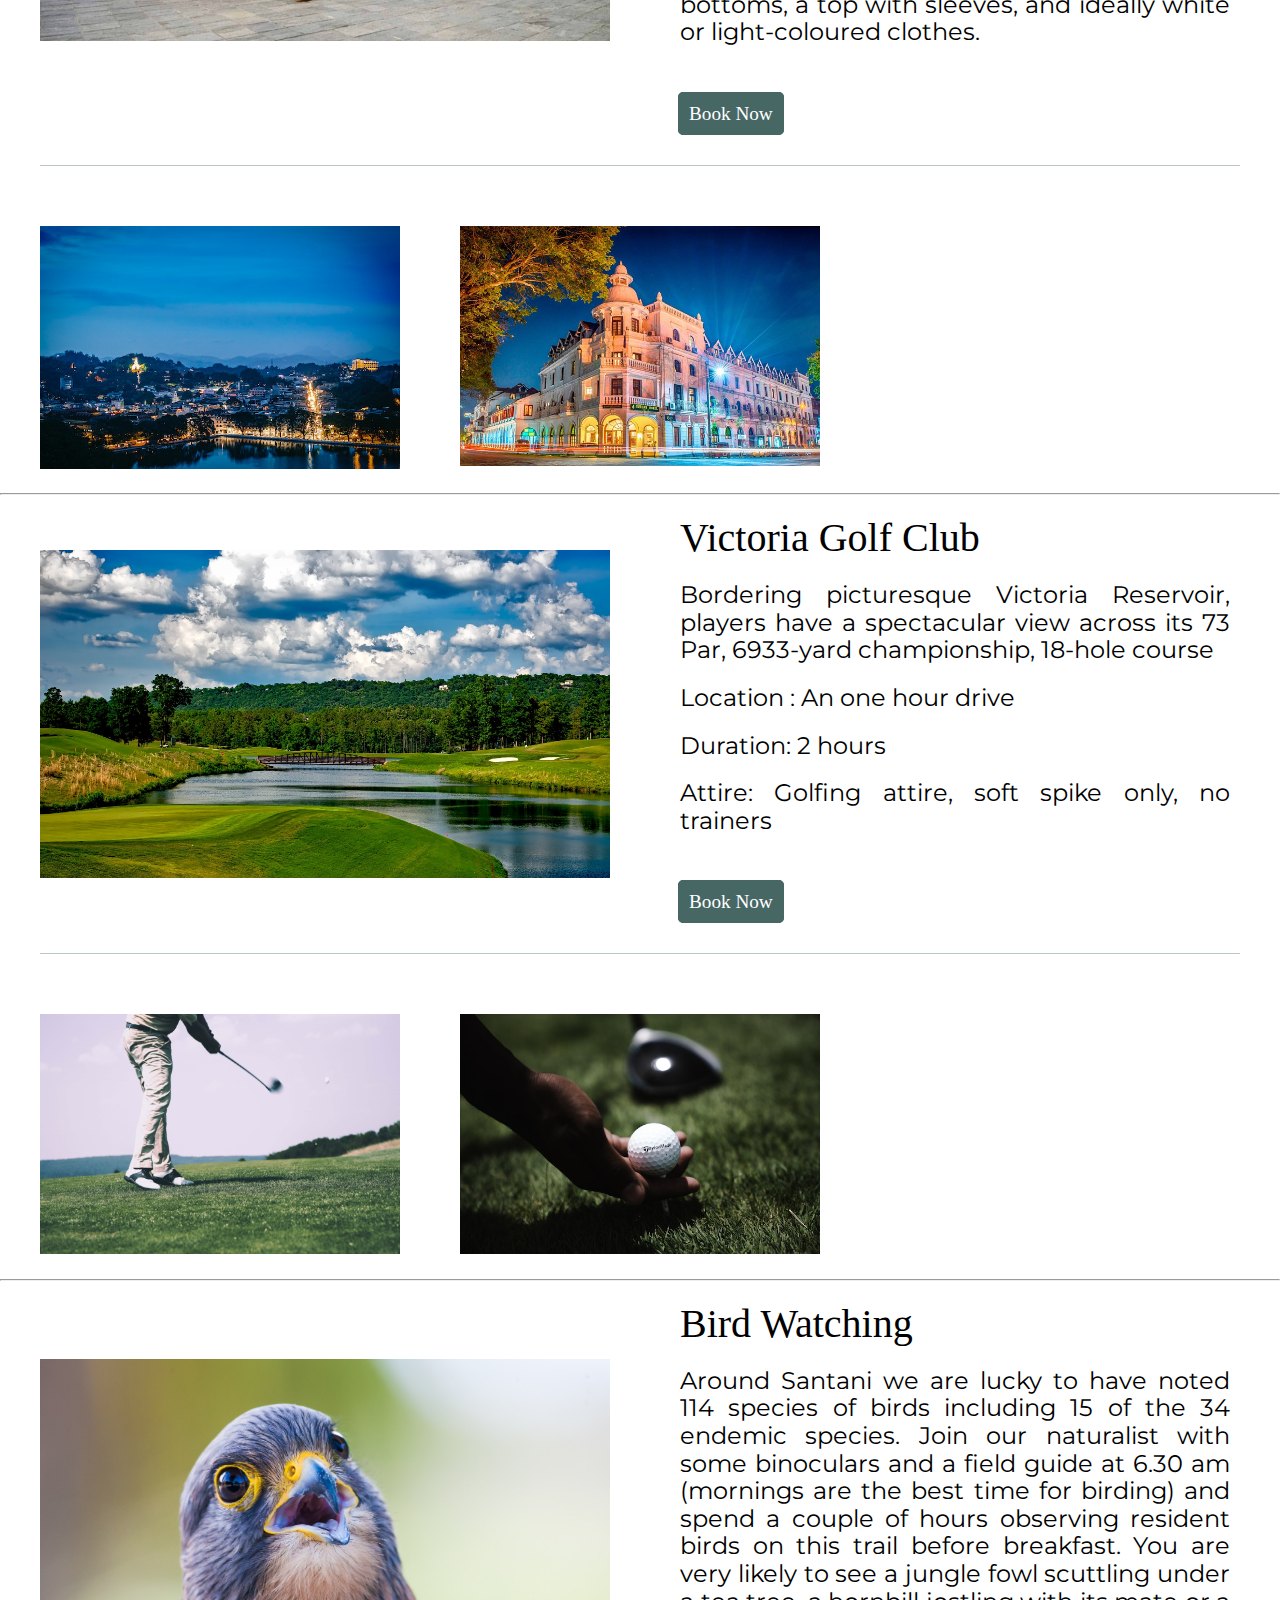
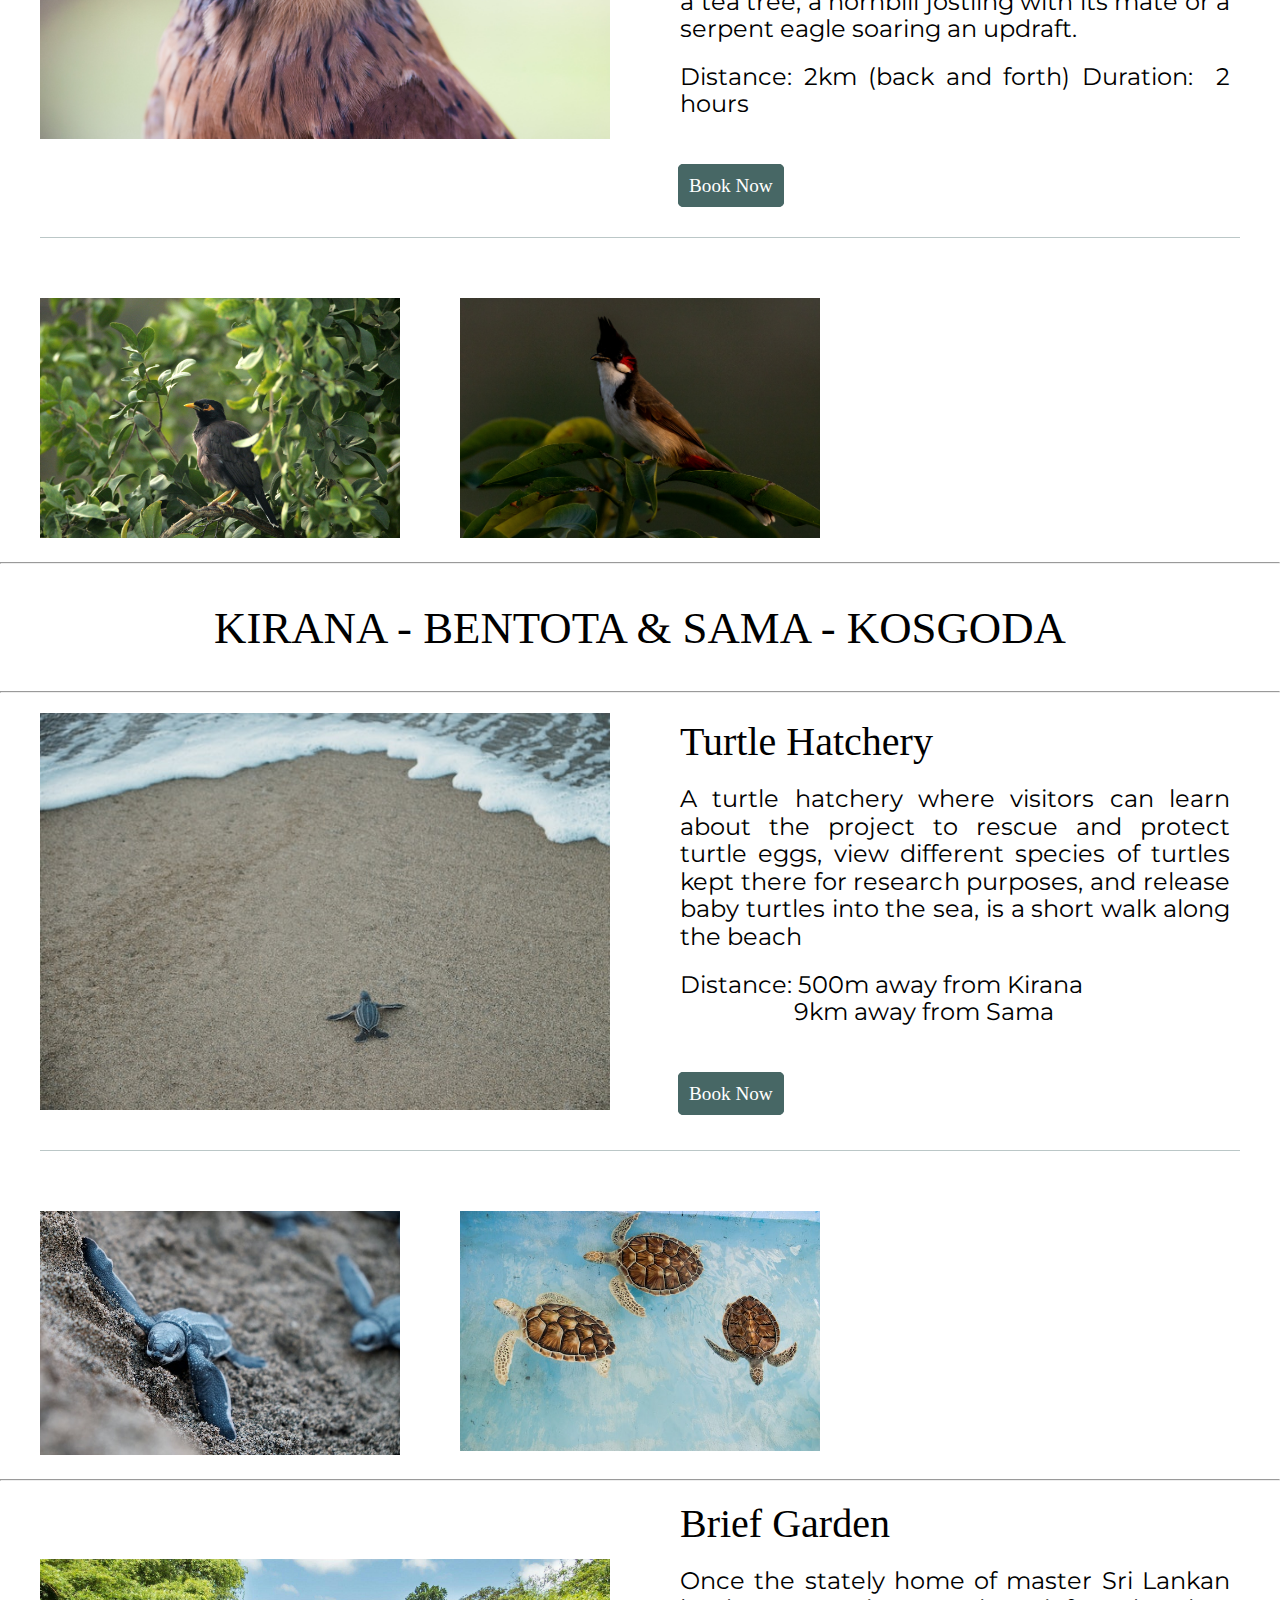
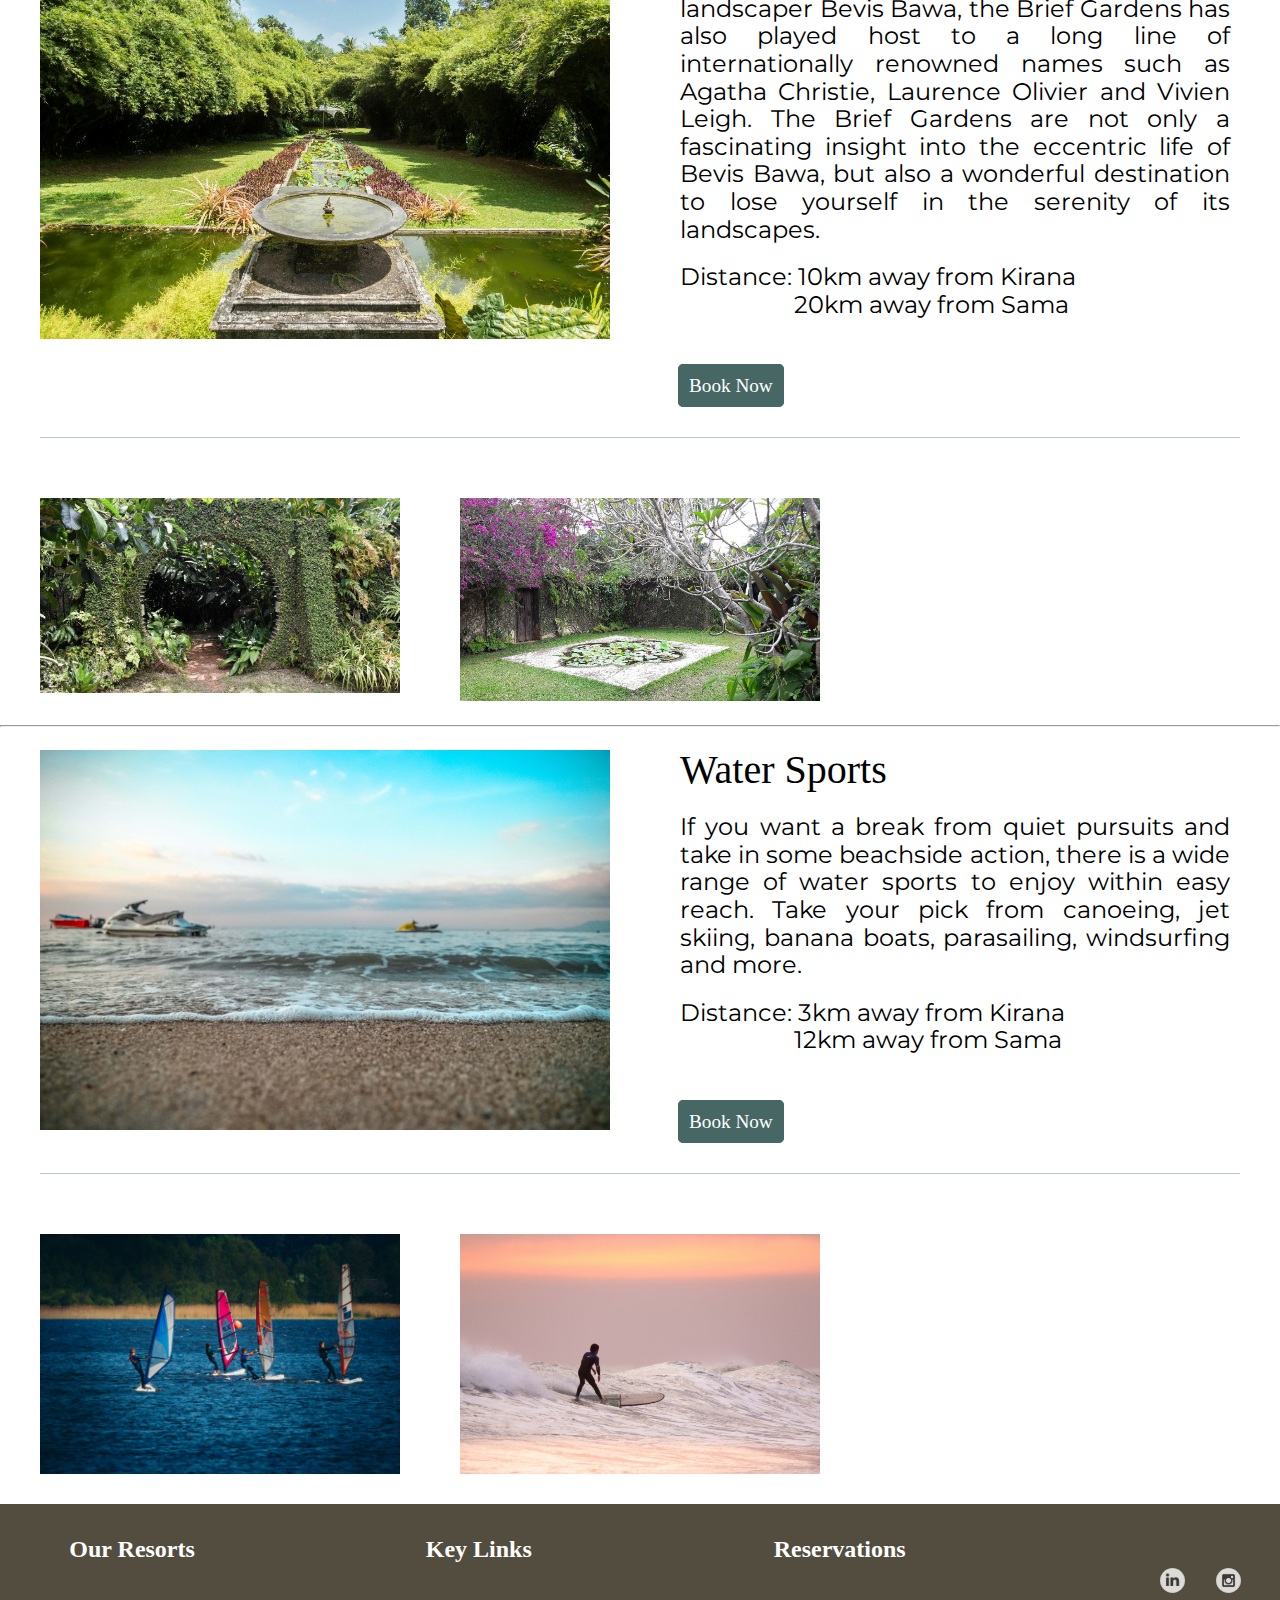
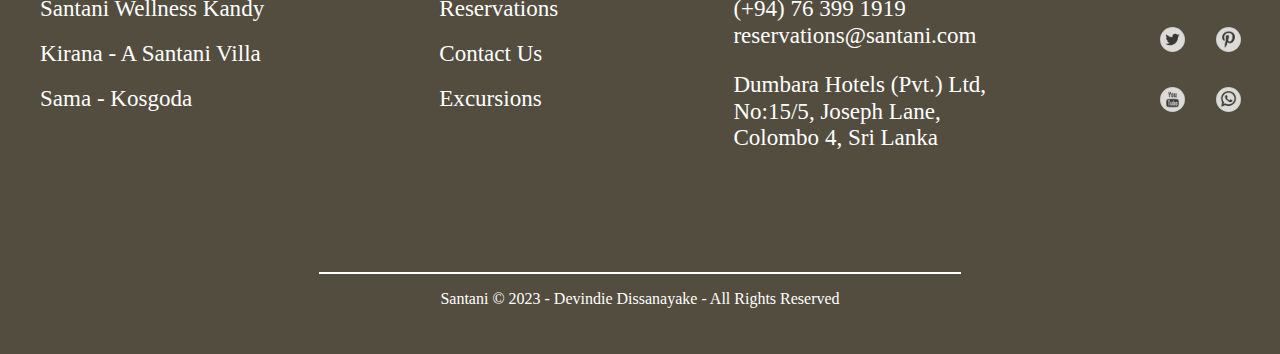
<file: excursions.html>
<!DOCTYPE html>
<html lang="en">
<head>
    <meta charset="UTF-8">
    <meta name="viewport" content="width=device-width, initial-scale=1.0">
    <link rel="apple-touch-icon" sizes="180x180" href="./favicon_package_v0/apple-touch-icon.png">
    <link rel="icon" type="image/png" sizes="32x32" href="./favicon_package_v0/favicon-32x32.png">
    <link rel="icon" type="image/png" sizes="16x16" href="./favicon_package_v0/favicon-16x16.png">
    <link rel="manifest" href="./favicon_package_v0/site.webmanifest">
    <link rel="mask-icon" href="./favicon_package_v0/safari-pinned-tab.svg" color="#5bbad5">
    <meta name="msapplication-TileColor" content="#2b5797">
    <meta name="theme-color" content="#ffffff">
    <link rel="stylesheet" href="./reset copy.css" type="text/css">
    <link rel="stylesheet" href="./style.css" type="text/css">
    <title>Excursions | Santani</title>
</head>
<body>
    <header>
        <nav>
            <input id="nav-toggle" type="checkbox">
            <section class="logo">
                <img src="./images/santani-logo.svg" alt="">
            </section>
            <ul class="links">
                <li><a href="./index.html">Home</a></li>
                <li><a href="./branches.html">Branches</a></li>
                <li><a href="./dining.html">Dining</a></li>
                <li class="active"><a href="./excursions.html">Excursions</a></li>
                <li><a href="./contact.html">Contact Us</a></li>
                <li><a href="./reservations.html">Reservations</a></li>
            </ul>
            <label for="nav-toggle" class="icon-burger">
                <section class="line"></section>
                <section class="line"></section>
                <section class="line"></section>
            </label>
        </nav>
        <section class="container">
            <section class="r-heading">Excursions</section>
            <img src="./images/exmain.jpg" alt="">
        </section>
    </header>
     <!--Intro-->
     <h2 class="exh2">Excursions by Santani Wellness Kandy are curated experiences, with guests always being <br> accompanied by a well-informed guide who will impart their vast knowledge of nature, wildlife,<br> culture and history of the area. </h2>
     <hr class="h">
     <!--Adventures of the Kandy Branch-->
    <section class="kandy">
        <h2 class="branch">SANTANI WELLNESS KANDY</h2>
        <hr class="h">
         <!--The Kandy City Tour-->
         <article class="grid-container">
            <article class="featured">
                <img src="./images/kandy-city-tour-d.jpg" alt="An elephant wearing clothing in front of the temple of the tooth relic">
                <section>
                    <h2>Kandy City Tour</h2>
                    <p>Kandy was Sri Lanka’s last kingdom and cultural capital. A major site for Buddhist pilgrims who gather with lotus blossoms to offer at the Temple of the Tooth
                        <br>
                        <br>
                    If needed, a guide at the Temple of the Tooth can be arranged</p>
                    <p>Distance: 30km to Kandy from Santani Resort </p>

                    <p>Attire: If visiting the temple please wear long bottoms, a top with sleeves, and ideally white or light-coloured clothes.</p>
                        <br>
                        <br>
                        &nbsp;&nbsp;<a href="./booking.html" class="btn">Book Now</a>
                    
                    
                </section>
            </article>
            <article class="subart">
                <img src="./images/kandy night.jpg" alt="The kandy lake-round at night">
            </article>
            <article class="subart">
                <img src="./images/queens.jpeg" alt="The queens hotel photographed at night">
                
            </article>
            <article class="subart">
                <iframe src="https://www.google.com/maps/embed?pb=!1m18!1m12!1m3!1d63316.73722736551!2d80.65563237204327!3d7.320601511549461!2m3!1f0!2f0!3f0!3m2!1i1024!2i768!4f13.1!3m3!1m2!1s0x3ae366266498acd3%3A0x411a3818a1e03c35!2sKandy!5e0!3m2!1sen!2slk!4v1693745852066!5m2!1sen!2slk" style="border:0;" allowfullscreen="" loading="lazy" referrerpolicy="no-referrer-when-downgrade"></iframe>
            </article>
        </article>
        <hr>
        <!--The Victoria Golf Club-->
        <article class="grid-container">
            <article class="featured">
                <img src="./images/victoria.jpg" alt="The landscape of the golf club">
                <section>
                    <h2>Victoria Golf Club</h2>
                    <p>Bordering picturesque Victoria Reservoir, players have a spectacular view across its 73 Par, 6933-yard championship, 18-hole course</p>
                    <p>Location : An one hour drive</p>
                    <p>Duration: 2 hours</p>
                    <p>Attire: Golfing attire, soft spike only, no trainers</p>
                    <br>
                    <br>
                    &nbsp;&nbsp;<a href="./booking.html" class="btn">Book Now</a>
                </section>
            </article>
            <article class="subart">
                <img src="./images/golfer.jpg" alt="A man playing golf">
            </article>
            <article class="subart">
                <img src="./images/golf.jpg" alt="A golf ball being placed to be played">
            </article>
            <article class="subart">
                <iframe src="https://www.google.com/maps/embed?pb=!1m18!1m12!1m3!1d31661.09321510499!2d80.73466387330873!3d7.282117754233255!2m3!1f0!2f0!3f0!3m2!1i1024!2i768!4f13.1!3m3!1m2!1s0x3ae36183e742c50f%3A0x575c632dc2387088!2sVictoria%20Golf%20Resort!5e0!3m2!1sen!2slk!4v1693748031856!5m2!1sen!2slk" style="border:0;" allowfullscreen="" loading="lazy" referrerpolicy="no-referrer-when-downgrade"></iframe>
               
            </article>
        </article>
        <hr>
        <!--Bird watching-->
        <article class="grid-container">
            <article class="featured">
                <img src="./images/bird1.jpg" alt="A serpent eagle">
                <section>
                    <h2>Bird Watching</h2>
                    <p>Around Santani we are lucky to have noted 114 species of birds including 15 of the 34 endemic species.
                    Join our naturalist with some binoculars and a field guide at 6.30 am (mornings are the best time for birding) and spend a couple of hours observing resident birds on this trail before breakfast. You are very likely to see a jungle fowl scuttling under a tea tree, a hornbill jostling with its mate or a serpent eagle soaring an updraft.</p>
                    <p>
                        Distance: 2km (back and forth)
                        Duration: &nbsp;2 hours
                    </p>
                    <br>
                    <br>
                    &nbsp;&nbsp;<a href="./booking.html" class="btn">Book Now</a>
                </section>
            </article>
            <article class="subart">
                <img src="./images/bird2.jpg" alt="A mynah">
            </article>
            <article class="subart">
                <img src="./images/bird3.jpg" alt="A bulbul">
                
            </article>
            <article class="subart">
                <iframe src="https://www.google.com/maps/embed?pb=!1m18!1m12!1m3!1d3956.9789663772426!2d80.73988067448558!3d7.35625381292739!2m3!1f0!2f0!3f0!3m2!1i1024!2i768!4f13.1!3m3!1m2!1s0x3ae35e1685711245%3A0x5519317a382dac34!2sSantani%20Wellness%20Kandy!5e0!3m2!1sen!2slk!4v1693748674973!5m2!1sen!2slk" width="600" height="450" style="border:0;" allowfullscreen="" loading="lazy" referrerpolicy="no-referrer-when-downgrade"></iframe>
               
            </article>
        </article>
        <hr>
    </section>
    <!--Adventures at Kirana and Sama-->
    <h2 class="branch">KIRANA - BENTOTA & SAMA - KOSGODA</h2>
    <hr class="h">
    <!--Turtle Hatchery-->
    <article class="grid-container">
        <article class="featured">
            <img src="./images/Turtle on beach.jpg" alt="A baby turtle crawling towards the sea">
            <section>
                <h2>Turtle Hatchery</h2>
                <p>A turtle hatchery where visitors can learn about the project to rescue and protect turtle eggs, view different species of turtles kept there for research purposes, and release baby turtles into the sea, is a short walk along the beach</p>
                <p>Distance: 500m away from Kirana<br>&nbsp;&nbsp;&nbsp;&nbsp;&nbsp;&nbsp;&nbsp;&nbsp;&nbsp;&nbsp;&nbsp;&nbsp;&nbsp;&nbsp;&nbsp;&nbsp;&nbsp;&nbsp;&nbsp;9km away from Sama</p>
                <br>
                <br>
                &nbsp;&nbsp;<a href="./booking.html" class="btn">Book Now</a>
        </article>
        <article class="subart">
            <img src="./images/Turtles on sand.jpg" alt="Several baby turtles crawling on the shore">
        </article>
        <article class="subart">
            <img src="./images/Turtle in tank.jpg" alt="Three turtles inside a tank">
            
        </article>
        <article class="subart">
            <iframe src="https://www.google.com/maps/embed?pb=!1m18!1m12!1m3!1d3964.971956908038!2d80.00287757447978!3d6.397615324614481!2m3!1f0!2f0!3f0!3m2!1i1024!2i768!4f13.1!3m3!1m2!1s0x3ae22eab0662a311%3A0x3f76eca26e608182!2sSea%20Turtle%20Project!5e0!3m2!1sen!2slk!4v1693741222173!5m2!1sen!2slk" style="border:0;" allowfullscreen="" loading="lazy" referrerpolicy="no-referrer-when-downgrade"></iframe>  
        </article>
    </article>
    <hr>
    <!--Brief Garden-->
    <article class="grid-container">
        <article class="featured">
            <img src="./images/brief1.jpeg" alt="The main garden with a fountain">
            <section>
                <h2>Brief Garden</h2>
                <p>Once the stately home of master Sri Lankan landscaper Bevis Bawa, the Brief Gardens has also played host to a long line of internationally renowned names such as Agatha Christie, Laurence Olivier and Vivien Leigh. The Brief Gardens are not only a fascinating insight into the eccentric life of Bevis Bawa, but also a wonderful destination to lose yourself in the serenity of its landscapes.</p>
                <p>Distance: 10km away from Kirana<br>&nbsp;&nbsp;&nbsp;&nbsp;&nbsp;&nbsp;&nbsp;&nbsp;&nbsp;&nbsp;&nbsp;&nbsp;&nbsp;&nbsp;&nbsp;&nbsp;&nbsp;&nbsp;&nbsp;20km away from Sama</p>
                <br>
                <br>
                &nbsp;&nbsp;<a href="./booking.html" class="btn">Book Now</a>
            </section>
        </article>
        <article class="subart">
            <img src="./images/brief2.jpeg" alt="An arch built by brick covered in greenery">
        </article>
        <article class="subart">
            <img src="./images/brief3.jpeg" alt="A pond">    
        </article>
        <article class="subart">
            <iframe src="https://www.google.com/maps/embed?pb=!1m18!1m12!1m3!1d3964.5088448445285!2d80.03516107448011!3d6.457025323933344!2m3!1f0!2f0!3f0!3m2!1i1024!2i768!4f13.1!3m3!1m2!1s0x3ae22dbe59b3bf0f%3A0xde956831e0d8d98b!2sBrief%20Garden%2C%20by%20Bevis%20Bawa!5e0!3m2!1sen!2slk!4v1693749443951!5m2!1sen!2slk" style="border:0;" allowfullscreen="" loading="lazy" referrerpolicy="no-referrer-when-downgrade"></iframe>
        </article>
    </article>
    <hr>
    <!--Water sports-->
    <article class="grid-container">
        <article class="featured">
            <img src="./images/jetski.jpg" alt="Several jetski's in the ocean">
            <section>
                <h2>Water Sports</h2>
                <p>If you want a break from quiet pursuits and take in some beachside action, there is a wide range of water sports to enjoy within easy reach. Take your pick from canoeing, jet skiing, banana boats, parasailing, windsurfing and more.</p>
                <p>Distance: 3km away from Kirana<br>&nbsp;&nbsp;&nbsp;&nbsp;&nbsp;&nbsp;&nbsp;&nbsp;&nbsp;&nbsp;&nbsp;&nbsp;&nbsp;&nbsp;&nbsp;&nbsp;&nbsp;&nbsp;&nbsp;12km away from Sama</p>
                <br>
                <br>
                &nbsp;&nbsp;<a href="./booking.html" class="btn">Book Now</a>
        </article>
        <article class="subart">
            <img src="./images/kitesurf.jpg" alt="several people windsurfing">
        </article>
        <article class="subart">
            <img src="./images/surf.jpg" alt="a man surfing">   
        </article>
        <article class="subart">
            <iframe src="https://www.google.com/maps/embed?pb=!1m18!1m12!1m3!1d63442.5231874528!2d79.97614957055836!3d6.373632568534094!2m3!1f0!2f0!3f0!3m2!1i1024!2i768!4f13.1!3m3!1m2!1s0x3ae22f8078f36045%3A0x46f6d28b67a4d7e7!2sSaaksha%20Water%20Sports%20Center.!5e0!3m2!1sen!2slk!4v1693750123534!5m2!1sen!2slk" style="border:0;" allowfullscreen="" loading="lazy" referrerpolicy="no-referrer-when-downgrade"></iframe>
        </article>
    </article>
    <!-- Footer -->
    <footer>
        <section class="footer-wrapper">
            <section class="b-footer-link1">
                <h4 class="foothead">Our Resorts</h4> 
                <ul>
                    <li>
                       <a href="./branches.html#sanK" target="_blank">Santani Wellness Kandy</a>
                    </li> <br>
                    <li>
                        <a href="./branches.html#sanB" target="_blank">Kirana - A Santani Villa</a>
                    </li> <br>
                    <li>
                        <a href="./branches.html#sanS" target="_blank">Sama - Kosgoda</a>
                    </li> <br>
                </ul>
            </section>
            <section class="b-footer-link2">
                <h4 class="foothead">Key Links</h4>
                <ul>
                    <li>
                        <a href="./reservations.html">Reservations</a>
                    </li> <br>
                    <li>
                        <a href="./contact.html">Contact Us</a>
                    </li> <br>
                    <li>
                        <a href="./excursions.html">Excursions</a>
                    </li> <br>
                </ul>
            </section>
            <section class="b-footer-end">
                <h4 class="foothead">Reservations</h4>
                <ul>
                    <li><a href="tel:(+94) 76 399 1919 ">(+94) 76 399 1919 </a></li>
                    <li><a href="mailto:reservations@santani.com">reservations@santani.com</a></li>
                    <li><a href="https://goo.gl/maps/asEp6X1gUYSYBFAx8"><p>Dumbara Hotels (Pvt.) Ltd,<br>No:15/5, Joseph Lane,<br>Colombo 4, Sri Lanka</p></a></li>
                </ul>
            </section>
            <section class="socials">
                <a href="#"><img src="./logos/linkdin logo.jpeg" alt="linkedin logo"></a>
                <a href="#"><img src="./logos/instagram logo.jpeg" alt="instagram logo"></a>
                <a href="#"><img src="./logos/twitter logo .jpeg" alt="twitter logo"></a>
                <a href="#"><img src="./logos/pinterest logo.jpeg" alt="pintrest logo"></a>
                <a href="#"><img src="./logos/yt logo.jpeg" alt="youtube logo"></a>
                <a href="#"><img src="./logos/whatsapp logo.jpeg" alt="whatsapp logo"></a>
            </section>
        </section>
        <hr>
        <p class="copyright">Santani © 2023 - Devindie Dissanayake - All Rights Reserved</p>
        <!-- 1.The Santani logo was taken from https://www.santani.com/ -->
    </footer>
</body>
</html>
</file>
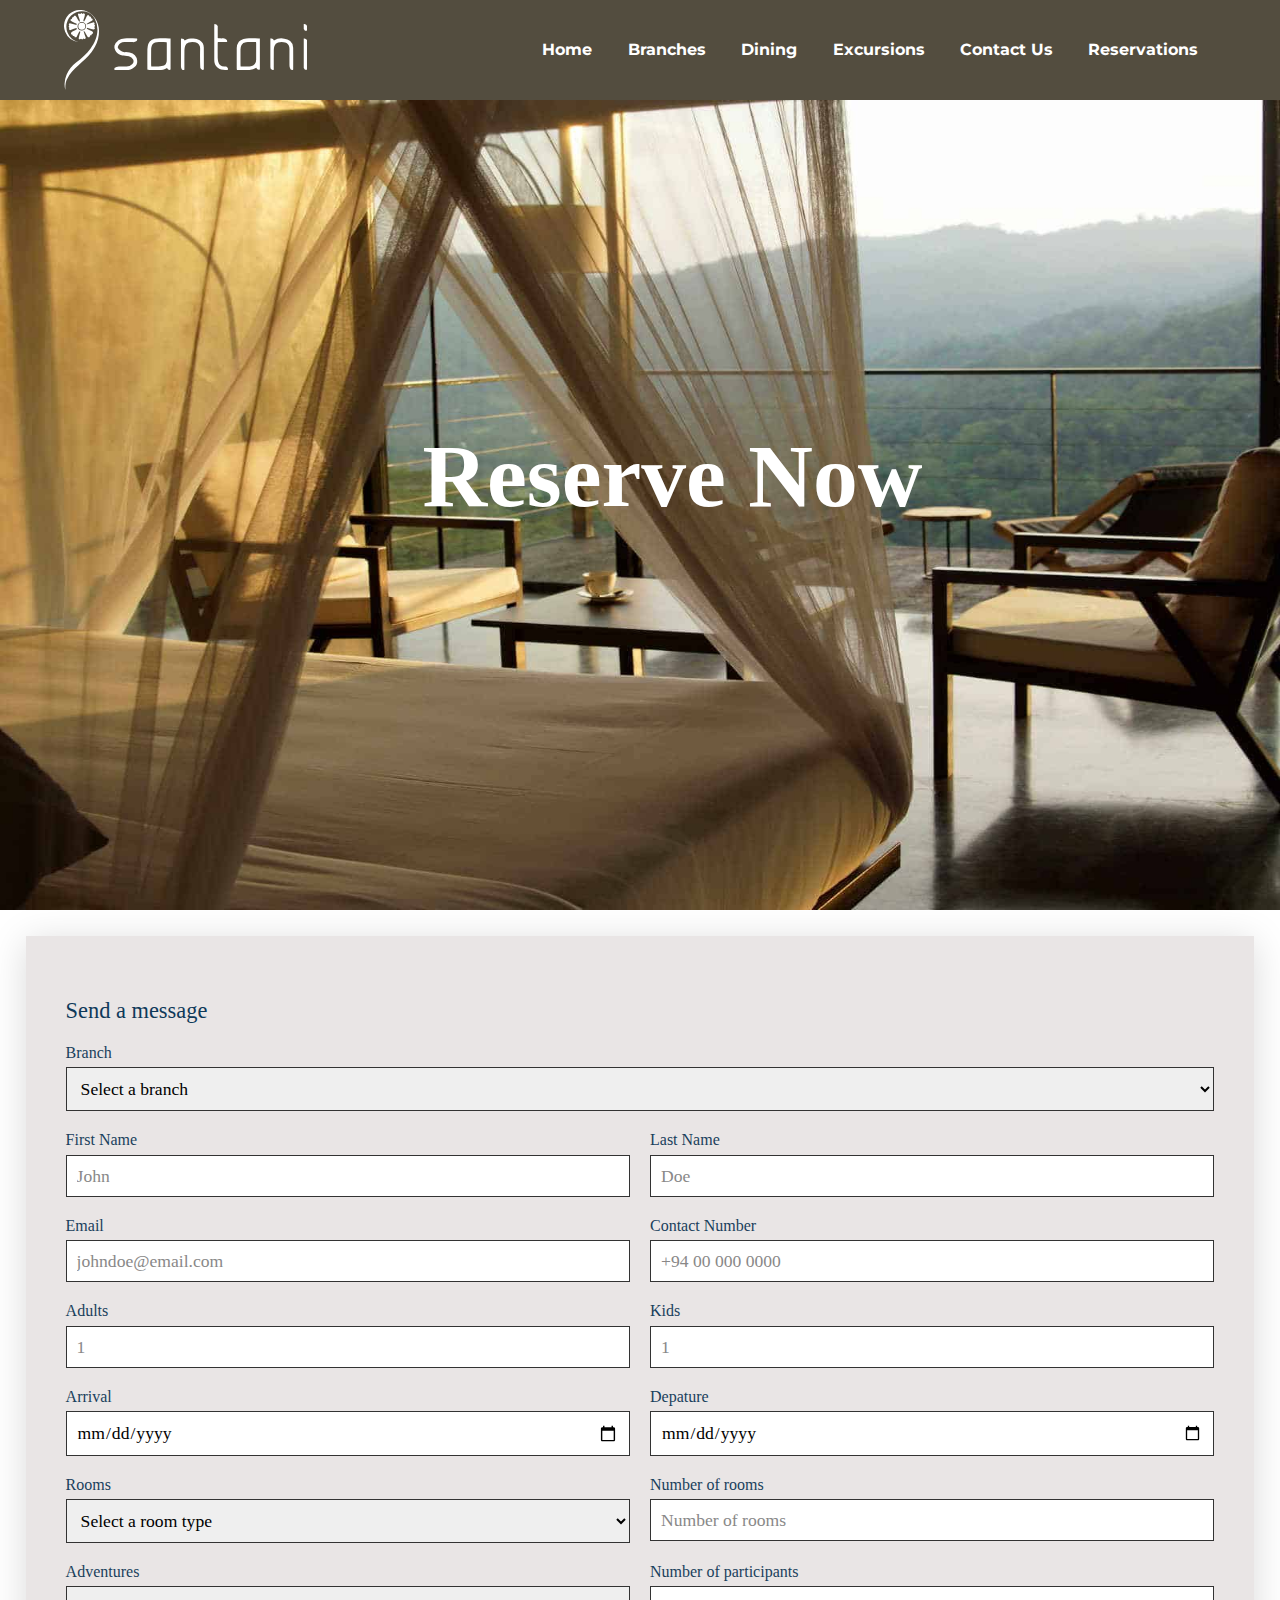
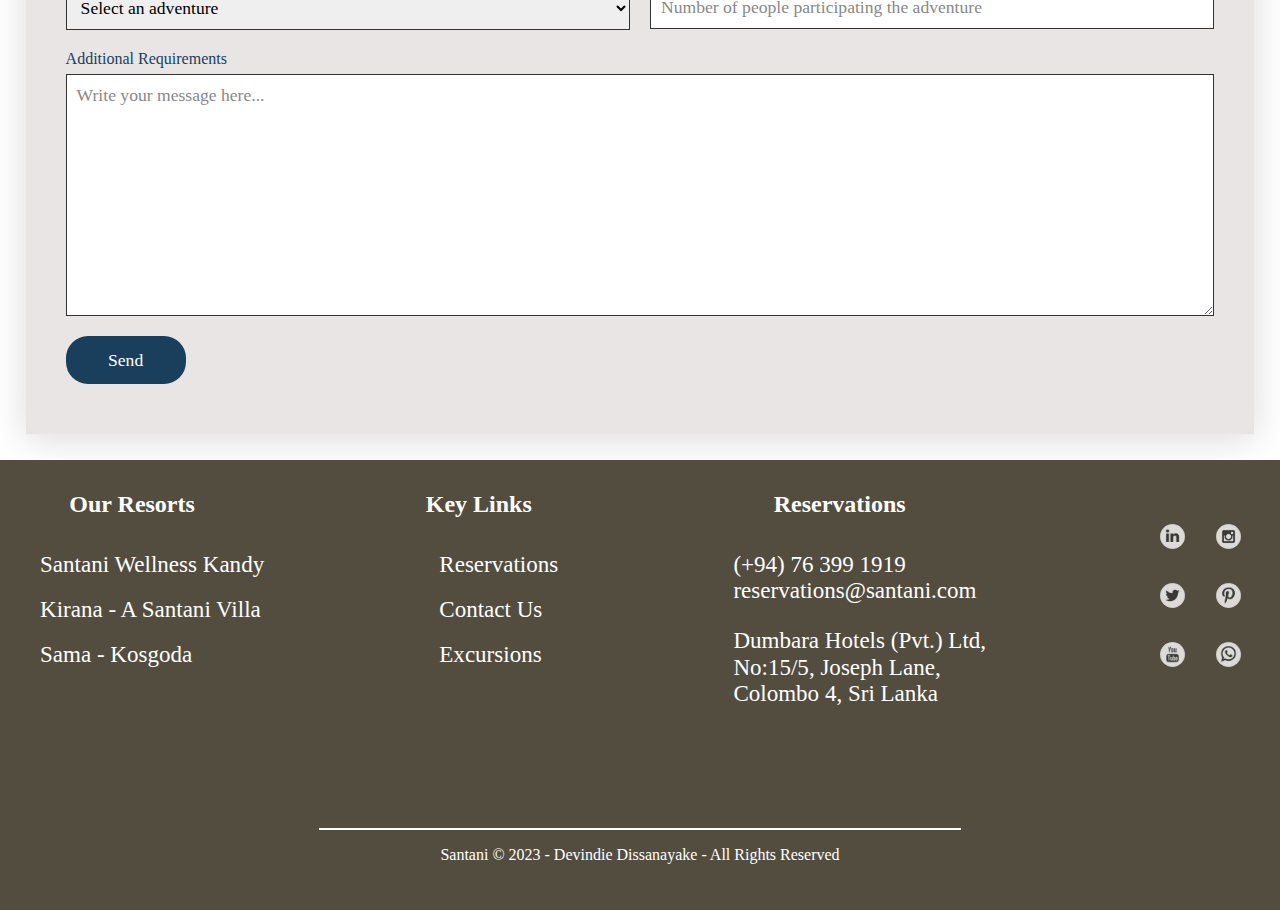
<file: reservations.html>
<!DOCTYPE html>
<html lang="en">
<head>
    <meta charset="UTF-8">
    <meta name="viewport" content="width=device-width, initial-scale=1.0">
    <link rel="apple-touch-icon" sizes="180x180" href="./favicon_package_v0/apple-touch-icon.png">
    <link rel="icon" type="image/png" sizes="32x32" href="./favicon_package_v0/favicon-32x32.png">
    <link rel="icon" type="image/png" sizes="16x16" href="./favicon_package_v0/favicon-16x16.png">
    <link rel="manifest" href="./favicon_package_v0/site.webmanifest">
    <link rel="mask-icon" href="./favicon_package_v0/safari-pinned-tab.svg" color="#5bbad5">
    <meta name="msapplication-TileColor" content="#2b5797">
    <meta name="theme-color" content="#ffffff">
    <link rel="stylesheet" href="./reset copy.css" type="text/css">
    <link rel="stylesheet" href="./style.css" type="text/css">
    <title>Reservations | Santani</title>
</head>
<body>
    <header>
        <nav>
            <input id="nav-toggle" type="checkbox">
            <section class="logo">
                <img src="./images/santani-logo.svg" alt="">
            </section>
            <ul class="links">
                <li><a href="./index.html">Home</a></li>
                <li><a href="./branches.html">Branches</a></li>
                <li ><a href="./dining.html">Dining</a></li>
                <li><a href="./excursions.html">Excursions</a></li>
                <li><a href="./contact.html">Contact Us</a></li>
                <li  class="active"><a href="./reservations.html">Reservations</a></li>
            </ul>
            <label for="nav-toggle" class="icon-burger">
                <section class="line"></section>
                <section class="line"></section>
                <section class="line"></section>
            </label>
        </nav>
        <section class="container">
            <section class="r-heading">Reserve Now</section>
            <img src="./images/bookingmain.png" alt="The room of the mountain view chalet">
        </section>
    </header>
    <body>
        <section class="contact-us">
            <section class="book">
                <!--start of the Form -->
                <section class="contact form">
                    <h3>Send a message</h3>
                    <form>
                        <section class="form-b">
                            <section class="inputBox1">
                                <span>Branch</span>
                                <select name="branch" id="branch">
                                    <option value="">Select a branch</option>
                                   <option value="branch">Santani Wellness Kandy</option>
                                   <option value="branch">Kirana - A Santani Villa</option>
                                   <option value="branch">Sama Kosgoda - A Santani Retreat</option>
                                </select>
                            </section>
                            <section class="row50">
                                <section class="inputBox">
                                    <span>First Name</span>
                                    <input type="text" placeholder="John" required>
                                </section>
                                <section class="inputBox">
                                    <span>Last Name</span>
                                    <input type="text" placeholder="Doe" required>
                                </section>                            
                            </section>
                            <section class="row50">
                                <section class="inputBox">
                                    <span>Email</span>
                                    <input type="email" placeholder="johndoe@email.com" required>
                                </section>
                                <section class="inputBox">
                                    <span>Contact Number</span>
                                    <input type="tel" placeholder="+94 00 000 0000" required>
                                </section>
                            </section>
                            <section class="row50">    
                                <section class="inputBox">
                                    <span>Adults</span>
                                    <input type="number" placeholder="1">
                                </section>
                                <section class="inputBox">
                                    <span>Kids</span>
                                    <input type="number" placeholder="1">
                                </section>
                            </section>
                            <section class="row50">    
                                <section class="inputBox">
                                    <span>Arrival</span>
                                    <input type="date" >
                                </section>
                                <section class="inputBox">
                                    <span>Depature</span>
                                    <input type="date" >
                                </section>
                            </section>
                            <section class="row50">    
                                <section class="inputBox">
                                    <span>Rooms</span>
                                    <select name="rooms" id="rooms">
                                    <option value="">Select a room type</option>
                                   <option value="rooms">Mountain view Chalet</option>
                                   <option value="rooms">Garden Chalet</option>
                                   <option value="rooms">Master Suite</option>
                                   <option value="rooms">Garden Suite</option>
                                   <option value="rooms">Family Suite</option>
                                   <option value="rooms">Private Villa</option>
                                   <option value="rooms">Shared Villa</option>
                                    </select>
                                </section>
                                <section class="inputBox">
                                    <span>Number of rooms</span>
                                    <input type="number" placeholder="Number of rooms">
                                </section>
                            </section>
                            <section class="row50">    
                                <section class="inputBox">
                                    <span>Adventures</span>
                                    <select name="adventure" id="adventure">
                                        <option value="">Select an adventure</option>
                                       <option value="adventure">Kandy City Tour</option>
                                       <option value="adventure">Victoria Golf Club</option>
                                       <option value="adventure">Bird Watching</option>
                                       <option value="adventure">Turtle Hatchery</option>
                                       <option value="adventure">Brief Garden</option>
                                       <option value="adventure">Water Sports</option>
                                    </select>
                                </section>
                                <section class="inputBox">
                                    <span>Number of participants</span>
                                    <input type="number" placeholder="Number of people participating the adventure">
                                </section>
                            </section>
    
                            <section class="row100">
                                <section class="inputBox">
                                    <span>Additional Requirements</span>
                                    <textarea placeholder="Write your message here..."></textarea>
                                </section>
                            </section>
                            <section class="row100">
                                <section class="inputBox">
                                    <input type="submit" value="Send">
                                </section>
                            </section>
                        </section>
                    </form> <!--end of the form-->
                </section>
            </section>
        </section>
         <!-- Footer -->
   <footer>
    <section class="footer-wrapper">
        <section class="b-footer-link1">
            <h4 class="foothead">Our Resorts</h4> 
            <ul>
                <li>
                   <a href="./branches.html#sanK" target="_blank">Santani Wellness Kandy</a>
                </li> <br>
                <li>
                    <a href="./branches.html#sanB" target="_blank">Kirana - A Santani Villa</a>
                </li> <br>
                <li>
                    <a href="./branches.html#sanS" target="_blank">Sama - Kosgoda</a>
                </li> <br>
            </ul>
        </section>
        <section class="b-footer-link2">
            <h4 class="foothead">Key Links</h4>
            <ul>
                <li>
                    <a href="./reservations.html">Reservations</a>
                </li> <br>
                <li>
                    <a href="./contact.html">Contact Us</a>
                </li> <br>
                <li>
                    <a href="./excursions.html">Excursions</a>
                </li> <br>
            </ul>
        </section>
        <section class="b-footer-end">
            <h4 class="foothead">Reservations</h4>
            <ul>
                <li><a href="tel:(+94) 76 399 1919 ">(+94) 76 399 1919 </a></li>
                <li><a href="mailto:reservations@santani.com">reservations@santani.com</a></li>
                <li><a href="https://goo.gl/maps/asEp6X1gUYSYBFAx8"><p>Dumbara Hotels (Pvt.) Ltd,<br>No:15/5, Joseph Lane,<br>Colombo 4, Sri Lanka</p></a></li>
            </ul>
        </section>
        <section class="socials">
            <a href="#"><img src="./logos/linkdin logo.jpeg" alt="linkedin logo"></a>
            <a href="#"><img src="./logos/instagram logo.jpeg" alt="instagram logo"></a>
            <a href="#"><img src="./logos/twitter logo .jpeg" alt="twitter logo"></a>
            <a href="#"><img src="./logos/pinterest logo.jpeg" alt="pintrest logo"></a>
            <a href="#"><img src="./logos/yt logo.jpeg" alt="youtube logo"></a>
            <a href="#"><img src="./logos/whatsapp logo.jpeg" alt="whatsapp logo"></a>
        </section>
    </section>
    <hr>
    <p class="copyright">Santani © 2023 - Devindie Dissanayake - All Rights Reserved</p>
    <!-- 1. The Santani logo and The room of the mountain view chalet were taken from https://www.santani.com/ -->
</footer>
</body>
</html>
</file>
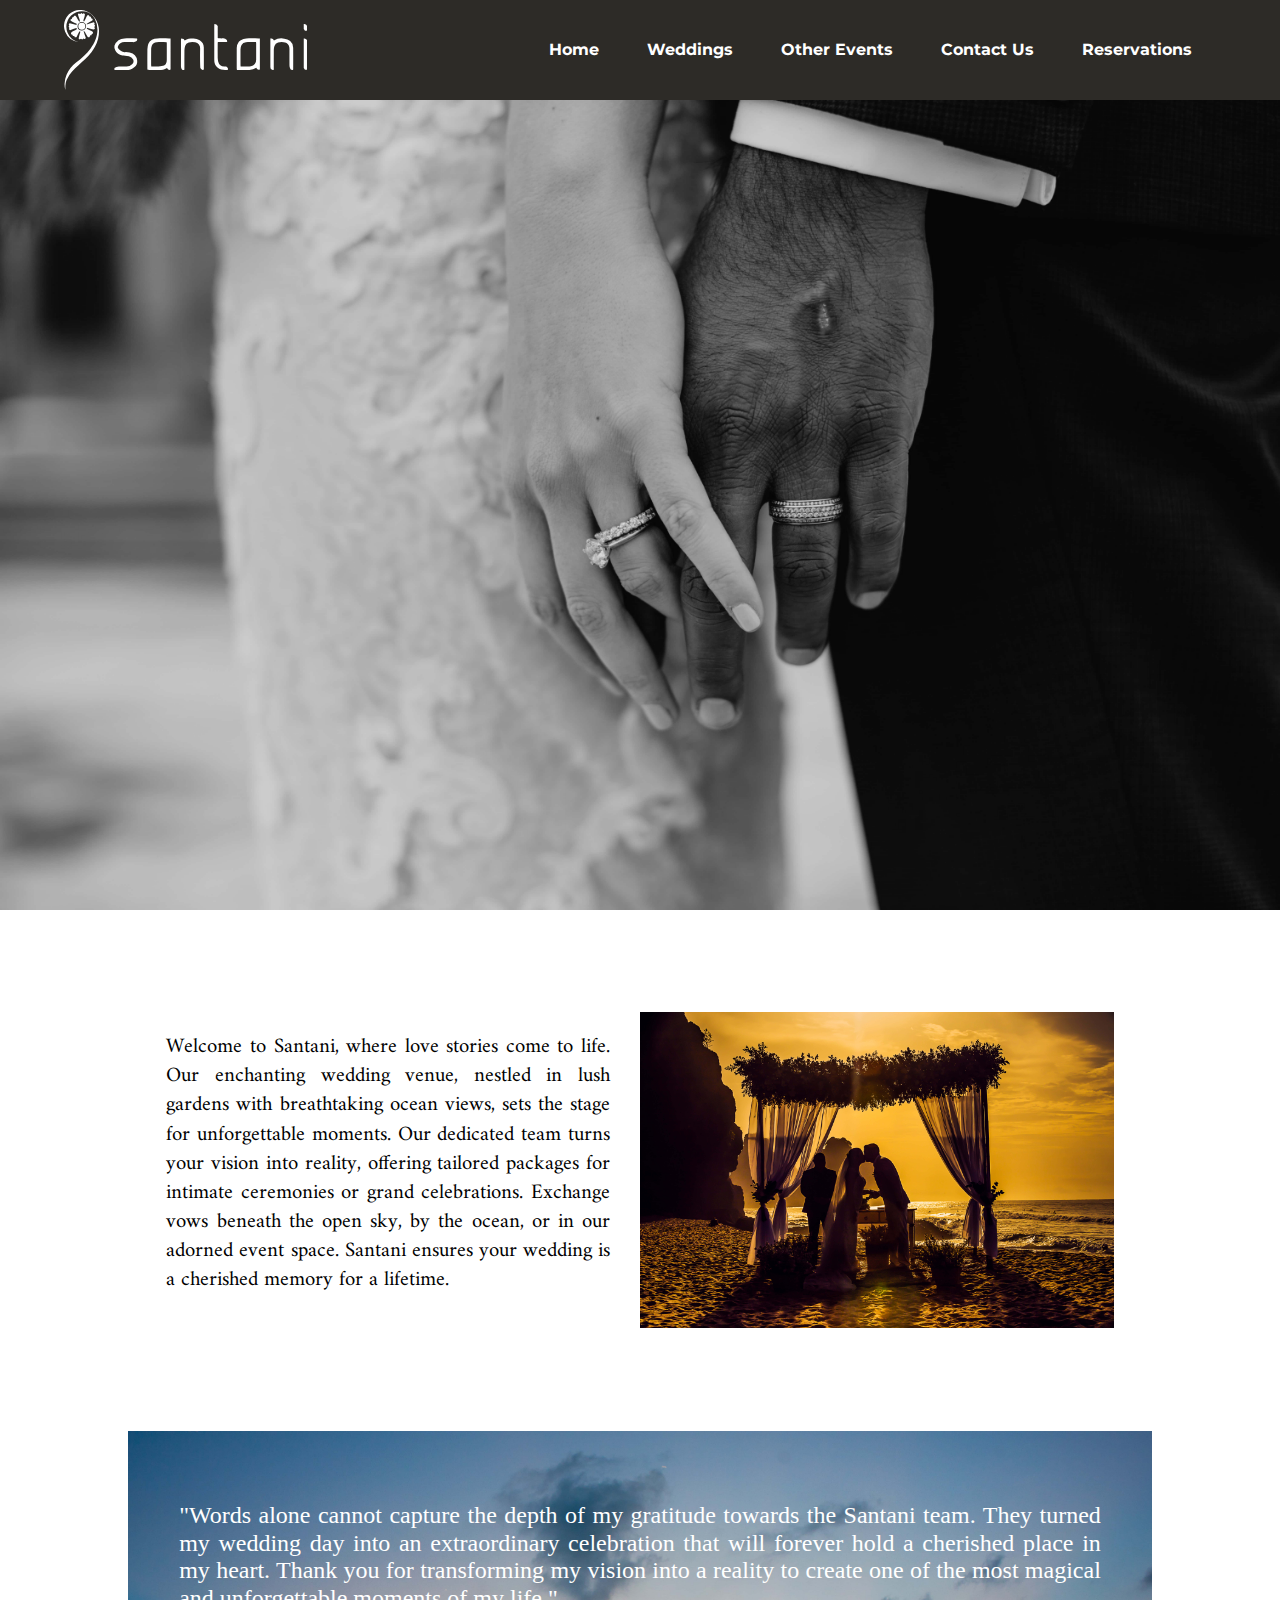
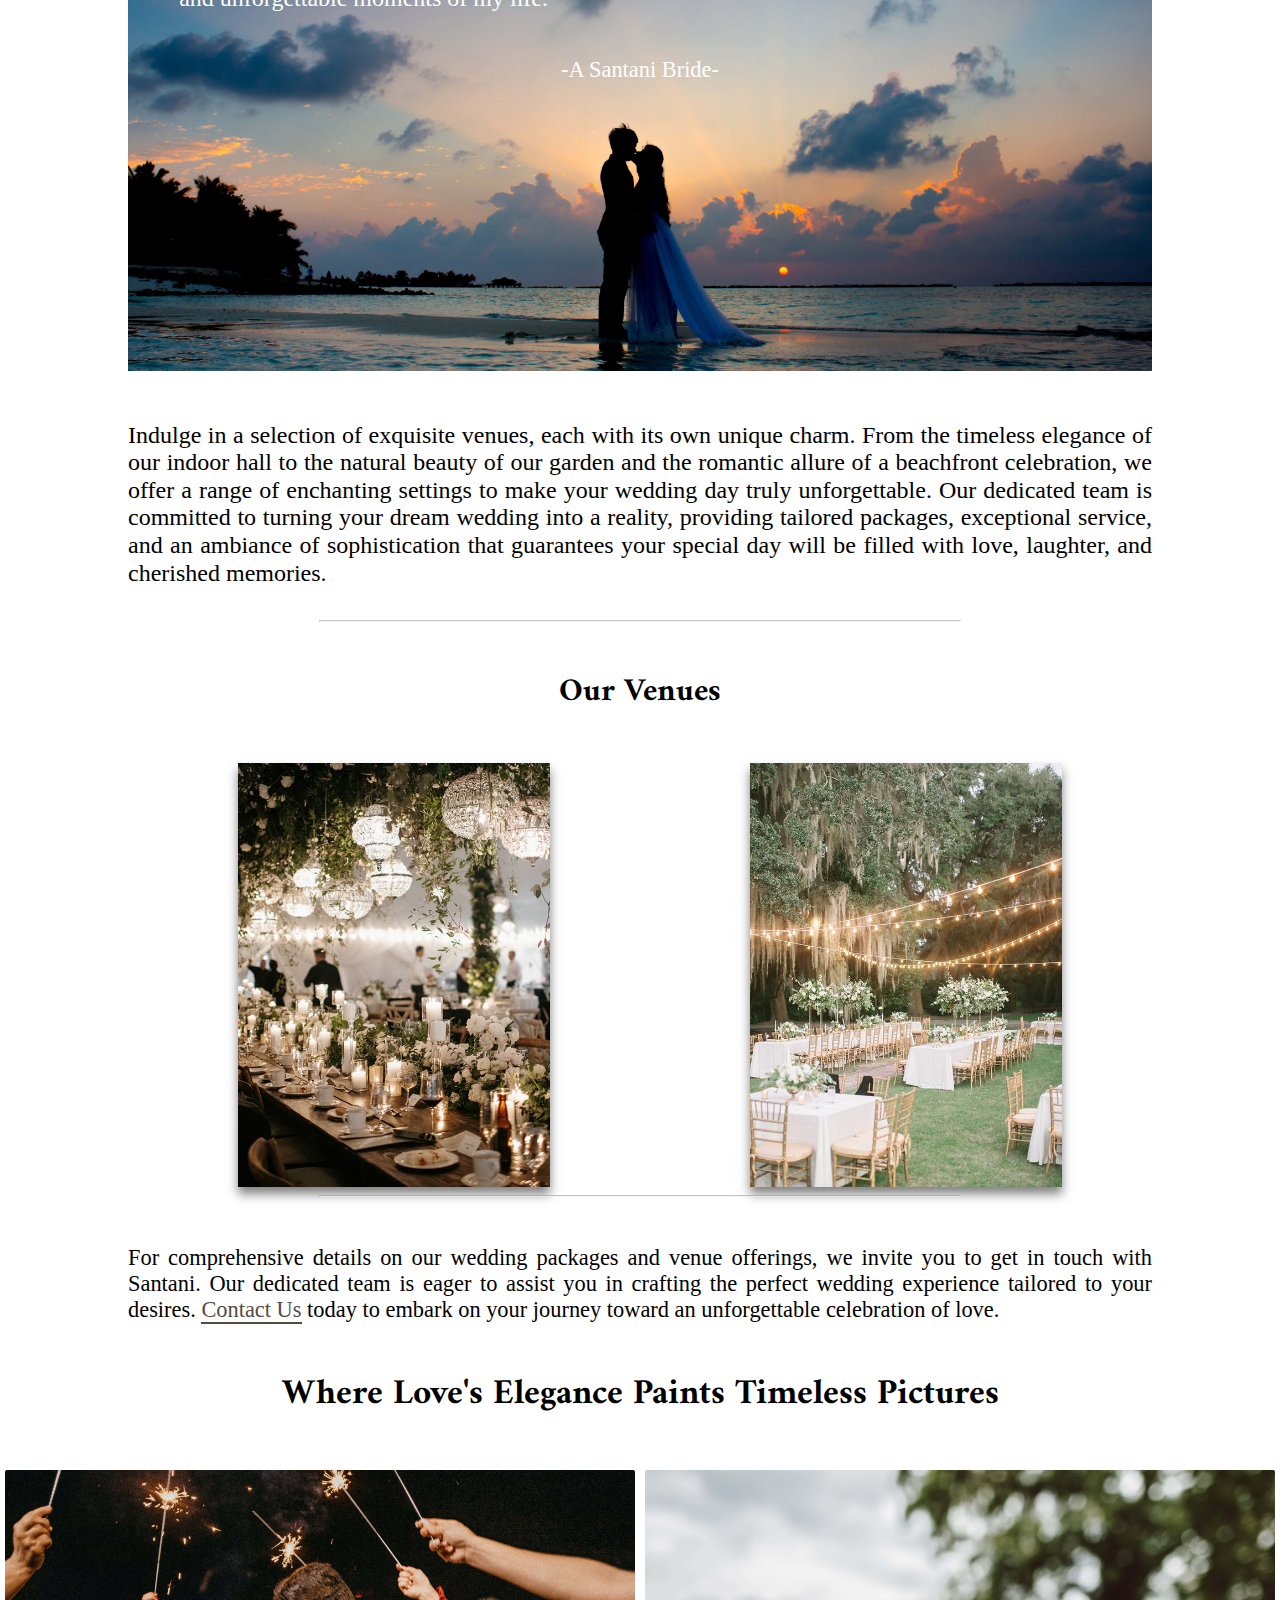
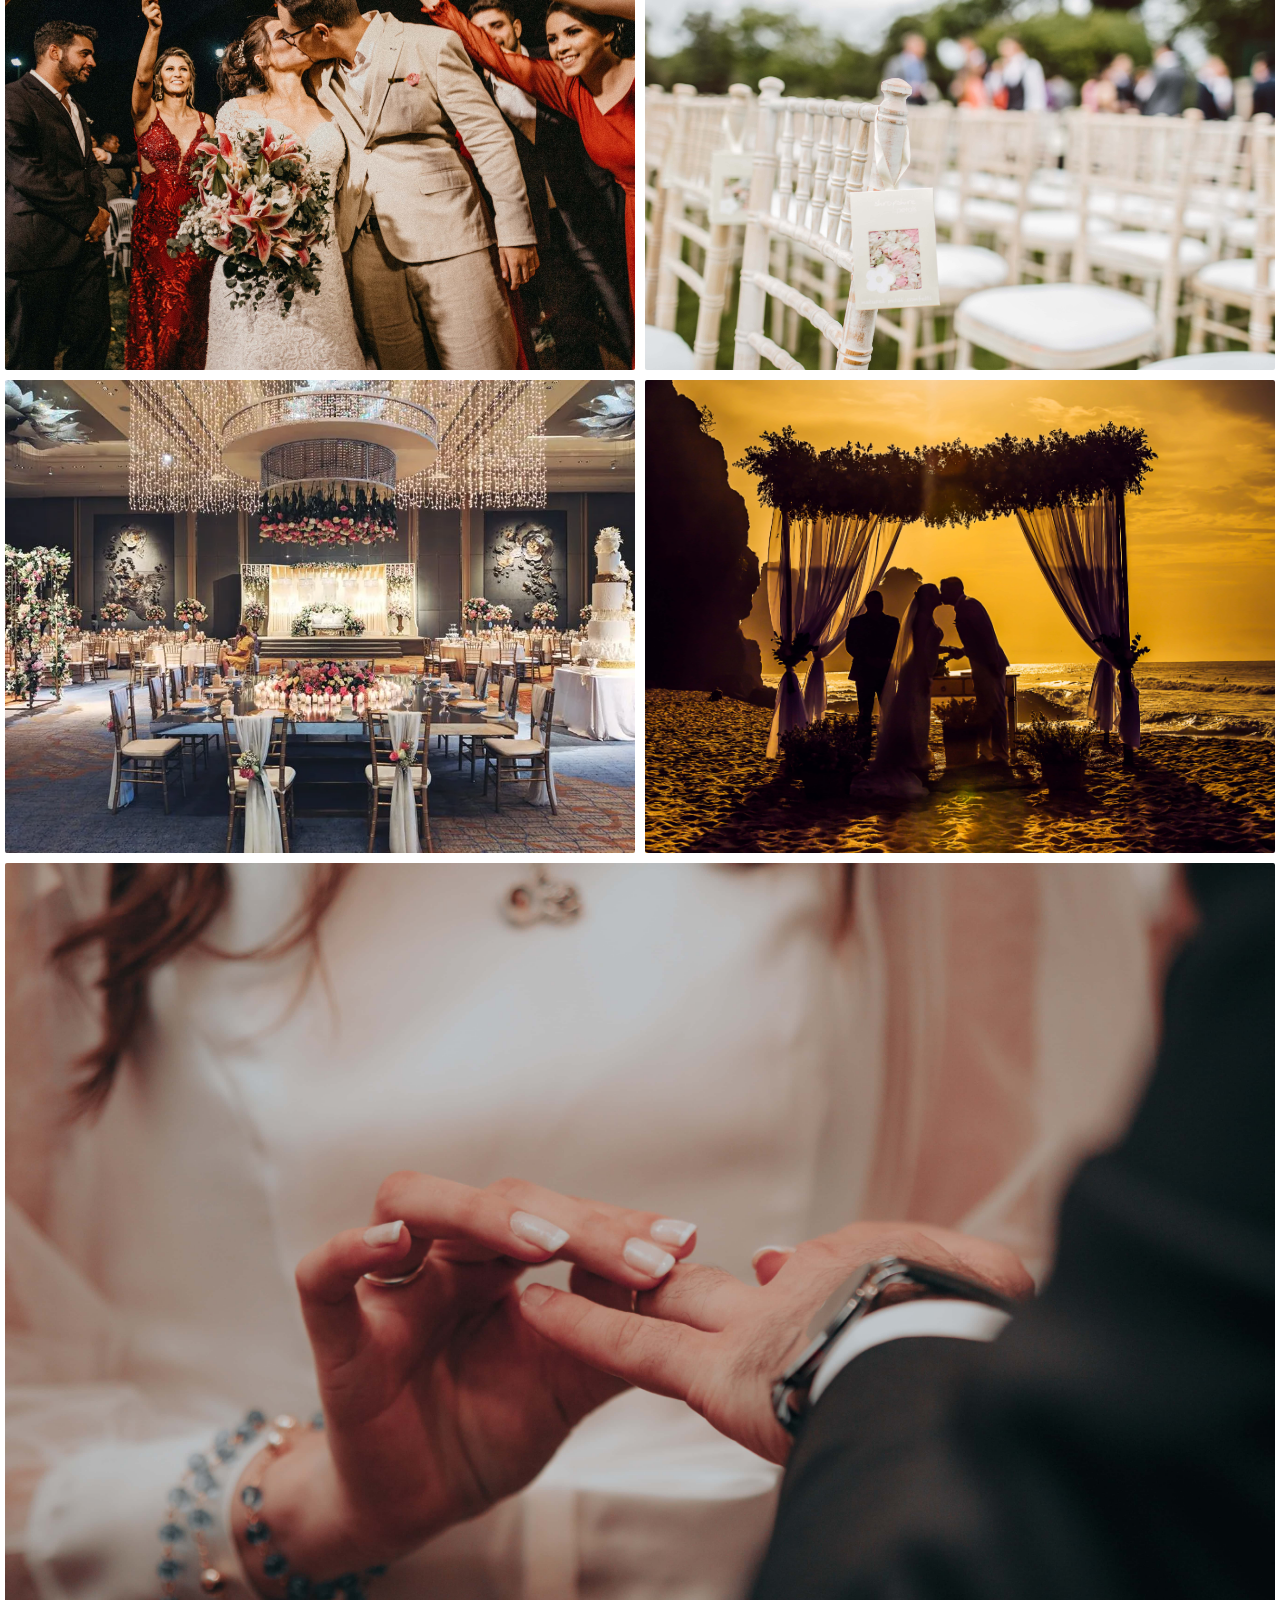
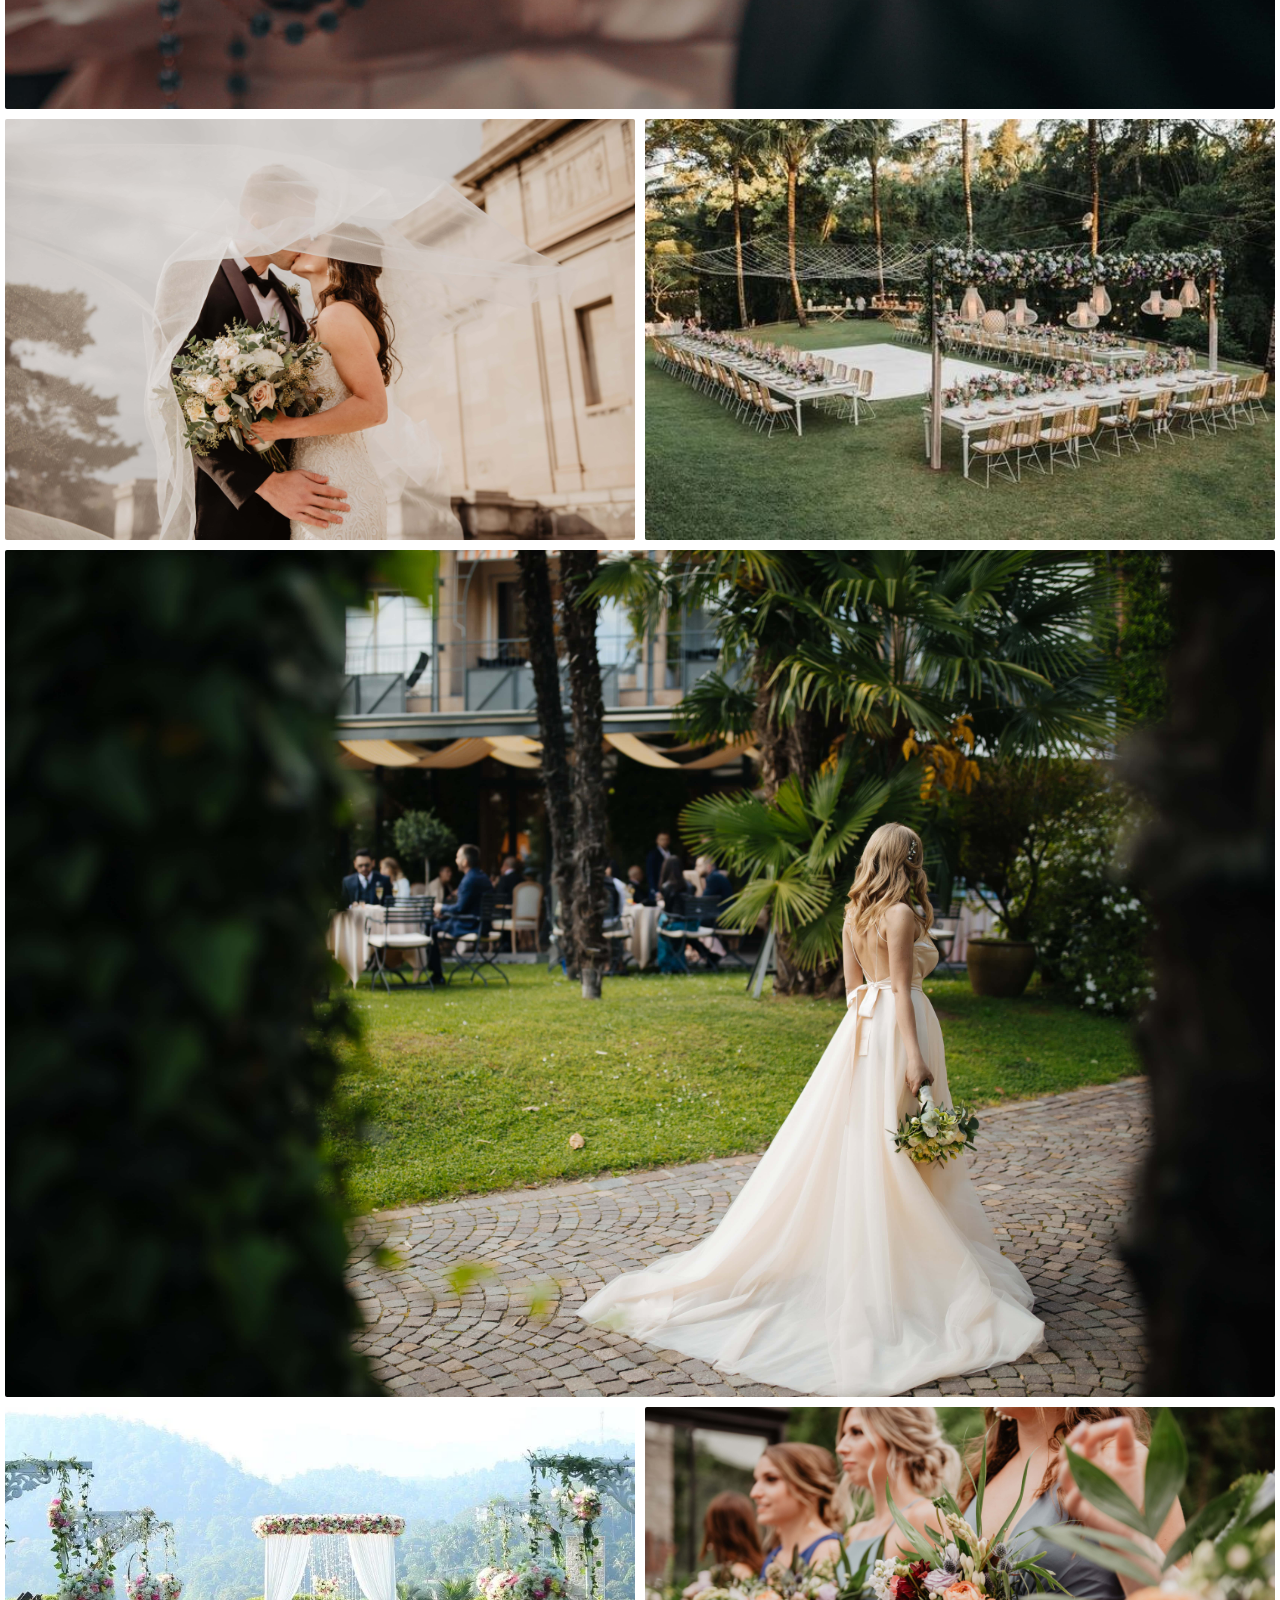
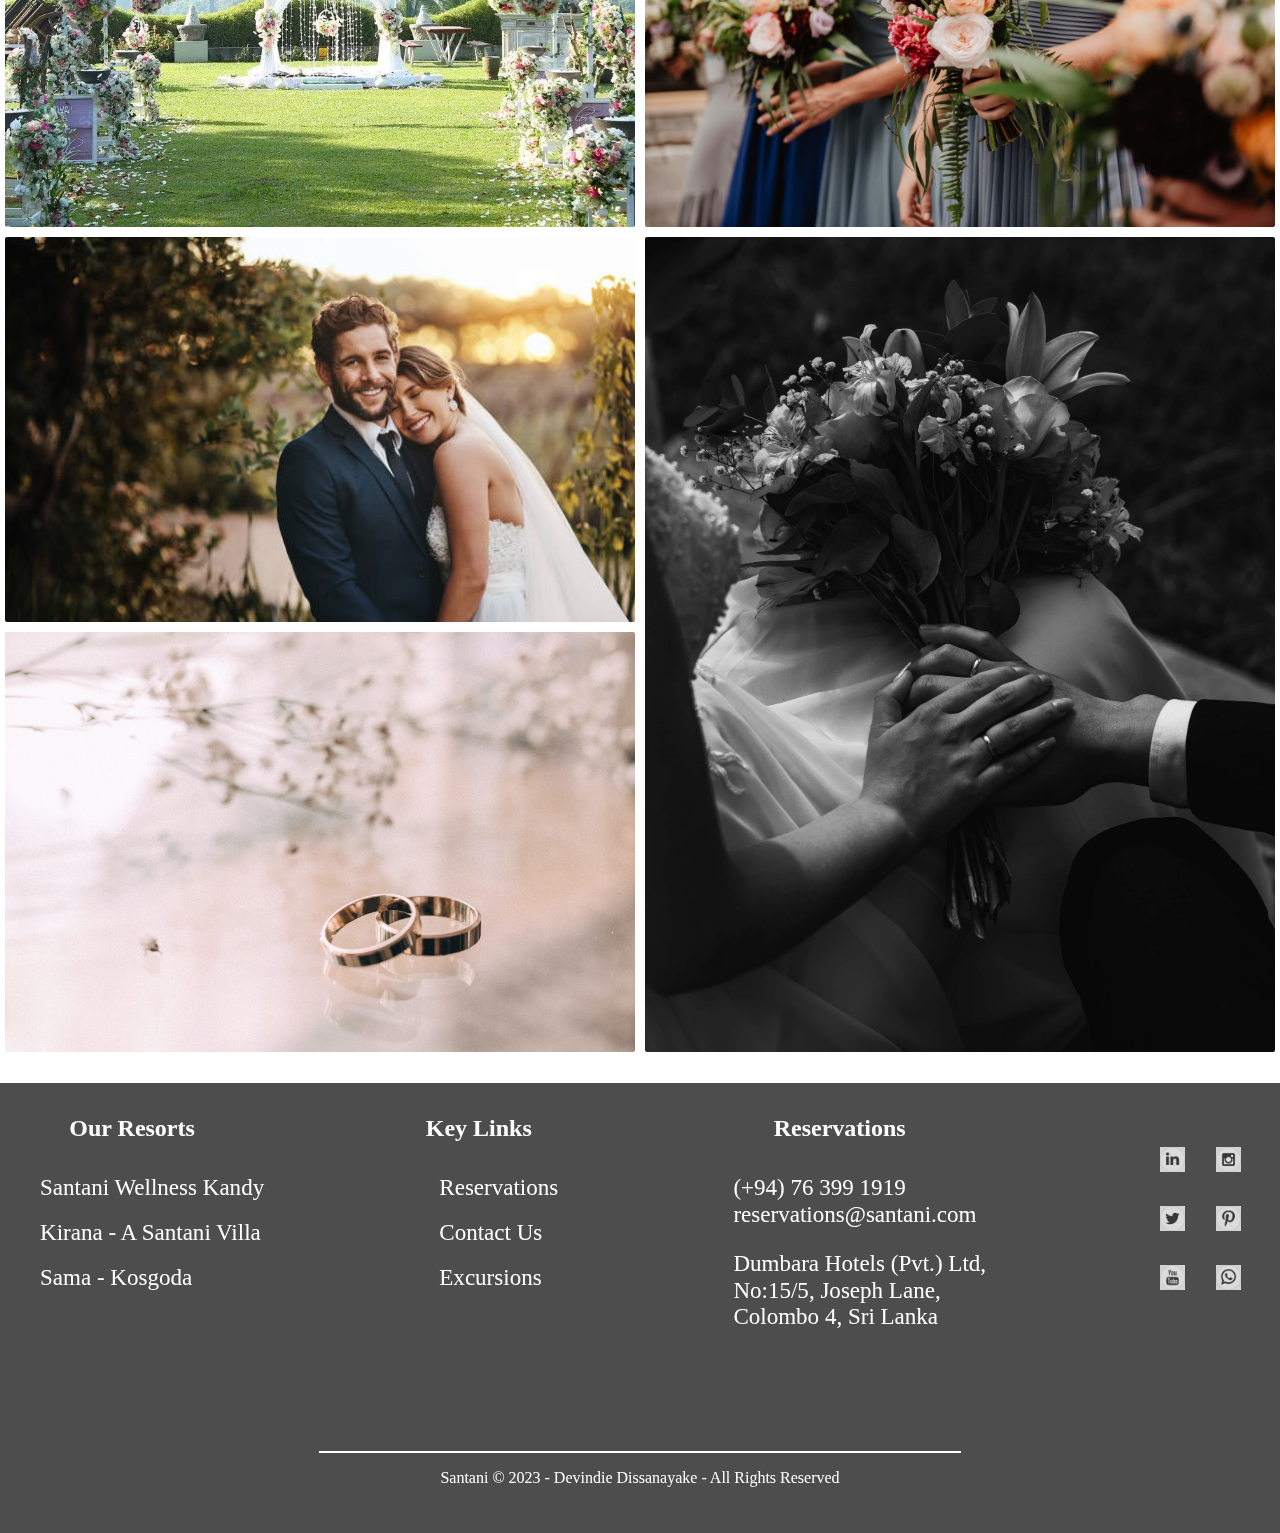
<file: wedding.html>
<!DOCTYPE html>
<html lang="en">
<head>
    <meta charset="UTF-8">
    <meta name="viewport" content="width=device-width, initial-scale=1.0">
    <link rel="apple-touch-icon" sizes="180x180" href="./favicon_package_v0/apple-touch-icon.png">
    <link rel="icon" type="image/png" sizes="32x32" href="./favicon_package_v0/favicon-32x32.png">
    <link rel="icon" type="image/png" sizes="16x16" href="./favicon_package_v0/favicon-16x16.png">
    <link rel="manifest" href="./favicon_package_v0/site.webmanifest">
    <link rel="mask-icon" href="./favicon_package_v0/safari-pinned-tab.svg" color="#5bbad5">
    <meta name="msapplication-TileColor" content="#2b5797">
    <meta name="theme-color" content="#ffffff">
    <link rel="stylesheet" href="./reset copy.css" type="text/css">
    <link rel="stylesheet" href="./wedding.css" type="text/css">
    <title>Wedding | Santani</title>
</head>
<body>
    <header>
        <nav>
            <input id="nav-toggle" type="checkbox">
            <section class="logo">
                <img src="./images/santani-logo.svg" alt="">
            </section>
            <ul class="links">
                <li><a href="./index.html">Home</a></li>
                <li><a href="./wedding.html">Weddings</a></li>
                <li><a href="./celebrations.html">Other Events</a></li>
                <li><a href="./contact.html">Contact Us</a></li>
                <li><a href="./reservations.html">Reservations</a></li>
            </ul>
            <label for="nav-toggle" class="icon-burger">
                <section class="line"></section>
                <section class="line"></section>
                <section class="line"></section>
            </label>
        </nav>
        <section class="container">
            <section class="w-heading">Start your forever at Santani</section>
            <img src="./images/couple.jpg" alt="">
        </section>
    </header>
    <article>
        <section class="w-para1">
            <p>Welcome to Santani, where love stories come to life. Our enchanting wedding venue, nestled in lush gardens with breathtaking ocean views, sets the stage for unforgettable moments. Our dedicated team turns your vision into reality, offering tailored packages for intimate ceremonies or grand celebrations. Exchange vows beneath the open sky, by the ocean, or in our adorned event space. Santani ensures your wedding is a cherished memory for a lifetime.</p>
    
                <img class="img1" src="./images/alter.jpg" alt="A couple kissing at the alter">
        </section>
    </article>
    <article>
        <!--A comment made by a santani bride-->
    <section class="wed-com">
        <h3>"Words alone cannot capture the depth of my gratitude towards the Santani team. They turned my wedding day into an extraordinary celebration that will forever hold a cherished place in my heart. Thank you for transforming my vision into a reality to create one of the most magical and unforgettable moments of my life."</h3>
        <p>-A Santani Bride-</p>
    </section>
    </article>
    <!--Intro to the Venues-->
    <section class="ven-intro">
        <h2>
        Indulge in a selection of exquisite venues, each with its own unique charm. From the timeless elegance of our indoor hall to the natural beauty of our garden and the romantic allure of a beachfront celebration, we offer a range of enchanting settings to make your wedding day truly unforgettable. Our dedicated team is committed to turning your dream wedding into a reality, providing tailored packages, exceptional service, and an ambiance of sophistication that guarantees your special day will be filled with love, laughter, and cherished memories.</h2>
    </section>
    <hr class="hr2">
    <!--The Venues-->
    <section class="v-heading"><h2>Our Venues</h2></section>
    <section class="wrapper">
        <section class="card">
            <img src="./images/indoor wed.jpeg" alt="A table set with centerpieces at an indoor wedding reception">
            <section class="info">
                <h1>The Imperial Ballroom</h1>
            </section>
        </section>

        <section class="card">
            <img src="./images/garden wed.jpeg" alt="Arrangement of tables at an outdoor wedding reception at a garden">
            <section class="info">
                <h1>The Garden of Eden</h1>
            </section>
        </section>
       </section>
    </section>
    <hr class="hr2">
    <section class="w-para2">
        <p>For comprehensive details on our wedding packages and venue offerings, we invite you to get in touch with Santani. Our dedicated team is eager to assist you in crafting the perfect wedding experience tailored to your desires. <a href="./contact.html">Contact Us</a> today to embark on your journey toward an unforgettable celebration of love.</p>
        
    </section>
    <!--The Gallery-->
    <section class="title">
        <h2>Where Love's Elegance Paints Timeless Pictures</h2>
    </section>
    <section class="gallery-container">
        <section class="image">
            <img src="./images/galleryimg1.jpg" alt="A couple kissing while surrounded by people holding sparklers">
        </section>
        <section class="image">
            <img src="./images/galleryimg2.jpg" alt="Chairs arranged on the side of the aisle">
        </section>
        <section class="wide2">
            <img src="./images/galleryimg3.webp" alt="Arrangement of tables in an indoor wedding reception">
        </section>
        <section class="rowcol2">
            <img src="./images/galleryimg4.jpg" alt="A couple exchanging rings at the alter">
        </section>
        <section class="image">
            <img src="./images/alter.jpg" alt="A couple kissing at the alter">
        </section>
        <section class="image">
            <img src="./images/wed-couple.jpg" alt="A couple covered by a veil, kissing">
        </section>
        <section class="rowcol2">
            <img src="./images/galleryimg5.jpg" alt="A bride holding a bouqet, facing away from the camera">
        </section>
        <section class="image">
            <img src="./images/outdoorwed.jpeg" alt="An outdoor wedding reception">
        </section>
        <section class="image">
            <img src="./images/galleryimg6.webp" alt="A traditional poruwa in a garden">
        </section>
        <section class="image">
            <img src="./images/galleryimg7.jpg" alt="Bridesmaides holding bouqets">
        </section>
        <section class="image">
            <img src="./images/galleryimg8.jpeg" alt="A bride and Groom hugging">
        </section>
        <section class="row2">
            <img src="./images/galleryimg9.jpg" alt="A bride and groom holding their hands above the bouqet">
        </section>
        <section class="image">
            <img src="./images/galleryimg10.jpg" alt="2 rings places together">
        </section>
    </section>
     <!-- Footer -->
   <footer>
    <section class="footer-wrapper">
        <section class="b-footer-link1">
            <h4 class="foothead">Our Resorts</h4> 
            <ul>
                <li>
                   <a href="./branches.html#sanK" target="_blank">Santani Wellness Kandy</a>
                </li> <br>
                <li>
                    <a href="./branches.html#sanB" target="_blank">Kirana - A Santani Villa</a>
                </li> <br>
                <li>
                    <a href="./branches.html#sanS" target="_blank">Sama - Kosgoda</a>
                </li> <br>
            </ul>
        </section>
        <section class="b-footer-link2">
            <h4 class="foothead">Key Links</h4>
            <ul>
                <li>
                    <a href="./reservations.html">Reservations</a>
                </li> <br>
                <li>
                    <a href="./contact.html">Contact Us</a>
                </li> <br>
                <li>
                    <a href="./excursions.html">Excursions</a>
                </li> <br>
            </ul>
        </section>
        <section class="b-footer-end">
            <h4 class="foothead">Reservations</h4>
            <ul>
                <li><a href="tel:(+94) 76 399 1919 ">(+94) 76 399 1919 </a></li>
                <li><a href="mailto:reservations@santani.com">reservations@santani.com</a></li>
                <li><a href="https://goo.gl/maps/asEp6X1gUYSYBFAx8"><p>Dumbara Hotels (Pvt.) Ltd,<br>No:15/5, Joseph Lane,<br>Colombo 4, Sri Lanka</p></a></li>
            </ul>
        </section>
        <section class="socials">
            <a href="#"><img src="./logos/linkdin logo.jpeg" alt="linkedin logo"></a>
            <a href="#"><img src="./logos/instagram logo.jpeg" alt="instagram logo"></a>
            <a href="#"><img src="./logos/twitter logo .jpeg" alt="twitter logo"></a>
            <a href="#"><img src="./logos/pinterest logo.jpeg" alt="pintrest logo"></a>
            <a href="#"><img src="./logos/yt logo.jpeg" alt="youtube logo"></a>
            <a href="#"><img src="./logos/whatsapp logo.jpeg" alt="whatsapp logo"></a>
        </section>
    </section>
    <hr>
    <p class="copyright">Santani © 2023 - Devindie Dissanayake - All Rights Reserved</p>
    <!-- 1.The Santani logo was taken from https://www.santani.com/
         2. Arrangement of tables in an indoor wedding reception was taken from https://www.shangri-la.com/?WT.mc_id=SLIM_20200224_GLOBAL_SEM_GOOGLE_ALWAYSON_BRAND-EXACT-TEXTLINK_AON2019_EN-RSA-SL-Shangri%20la&&&&&ds_rl=1247775&ds_rl=1272902&ds_rl=1272902&gclid=EAIaIQobChMI-u-E1MKegQMVS1d9Ch3ZGAXhEAAYASAAEgKtJPD_BwE&gclsrc=aw.ds-->
</footer>
</body> 
</html>
</body>
</html>
</file>
<file: style.css>
@import url('https://fonts.googleapis.com/css?family=Playfair+Display|Crimson+Text|EB+Garamond|Montserrat|Raleway|Quicksand|Julius+Sans+One|Amiri|Crimson+Pro|Sweet+Sans+Pro|Lato|Poppins|Philosopher|Ubuntu');
@import url(https://fonts.googleapis.com/css2?family=Material+Symbols+Outlined:opsz,wght,FILL,GRAD@20..48,100..700,0..1,-50..200);
body {
	padding: 0;
	margin: 0;
}
nav {
	position: fixed;
	z-index: 10;
	left: 0;
	right: 0;
	top: 0;
	font-family: 'Montserrat', sans-serif;
	padding: 0 5%;
	height: 100px;
	background-color: #534D3F;
}
nav .logo {
	float: left;
	width: 40%;
	height: 100%;
	display: flex;
	align-items: center;
	font-size: 24px;
	color: #fff;
}
nav .links {
	float: right;
	padding: 0;
	margin: 0;
	width: 60%;
	height: 100%;
	display: flex;
	justify-content: space-around;
	align-items: center;
}
nav .links li {
	list-style: none;
}
nav .links a {
	display: block;
	padding: 1em;
	font-size: 16px;
	font-weight: bold;
	color: #fff;
	text-decoration: none;
}
#nav-toggle {
	position: absolute;
	top: -100px;
}
nav .icon-burger {
	display: none;
	position: absolute;
	right: 5%;
	top: 50%;
	transform: translateY(-50%);
}
nav .icon-burger .line {
	width: 30px;
	height: 5px;
	background-color: #fff;
	margin: 5px;
	border-radius: 3px;
	transition: all .3s ease-in-out;
}
@media screen and (max-width: 915px) {
	nav .logo {
		float: none;
		width: auto;
		justify-content: center;
	}
	nav .links {
		float: none;
		position: fixed;
		z-index: 9;
		left: 0;
		right: 0;
		top: 100px;
		bottom: 100%;
		width: auto;
		height: auto;
		flex-direction: column;
		justify-content: space-evenly;
		background-color: rgba(0,0,0,.8);
		overflow: hidden;
		box-sizing: border-box;
		transition: all .5s ease-in-out;
	}
	nav .links a {
		font-size: 20px;
	}
	nav :checked ~ .links {
		bottom: 0;
	}
	nav .icon-burger {
		display: block;
	}
	nav :checked ~ .icon-burger .line:nth-child(1) {
		transform: translateY(10px) rotate(225deg);
	}
	nav :checked ~ .icon-burger .line:nth-child(3) {
		transform: translateY(-10px) rotate(-225deg);
	}
	nav :checked ~ .icon-burger .line:nth-child(2) {
		opacity: 0;
	}
	
}
/* Home page */
.container {
	position: relative;
	margin-top:100px;
    height: 90vh;
}
.container img {
	display: block;
	width: 100%;
    height: 90vh;
}
.heading{
    
	z-index: 5;
    position: absolute;
    top: 50%;
    left: 50%;
    transform: translate(-50%, -50%);
    text-align: center;
    display: inline-block; 
    color: white;
    font-weight: 600;
    transition:0.5s ;
    font-size: 10vw;
}
@media screen and (max-width:539px) {
    .heading{
        font-size: 3em;
    }
}
.heading1{
    z-index: 5;
    position: absolute;
    top: 60%;
    left: 50%;
    transform: translate(-50%, -50%);
    text-align: center;
    font-size: 3vw;
    display: inline-block; 
  
}
.heading:hover{
    -webkit-text-stroke: 2px white;
    color: transparent ;
}

.heading1{
    text-decoration: none;
    display: inline-block;
    color: white;
    font-size: 2vw;
    border: 2px solid white;
    padding: 14px 70px;
    border-radius: 50px;
    margin-top: 20px;
    transition: 0.6s ease;
}

.heading1:hover{
    background-color: white;
    color: black;
}

.para{
    text-align: center;
    font-size: 2vw;

}
.hr1{
    border-top: #534D3F solid;
    width: 20%;
}
.hr2, .hr3{
    border-top: hsl(0, 0, 0/0.5) solid;
    width: 50%;
    opacity: 0.6;
}
.para1{
    font-size: 2vw;
    font-family: "Amiri";
    font-weight: 400;
    line-height: 28px;
    letter-spacing: 2.5px;
}
#about, .h-resort, .h-olist,  .h-ulist{
    font-family: "Crimson+Text";
    font-size: 4vw ;
    font-weight: 400;
    text-align: center;
}
.para4{
    font-family: "Crimson+Text";
    text-align: justify;
    font-size: 2.2vw;
    padding: 0 10%;
}
.para5{
    font-size: 2vw;
    text-align: justify;
    padding: 0 10%;
}
@media screen and (max-width:907px) {
    .para, .para2, .para3{
        font-size: 1.2em;
    }
    .para{
        text-align: center;
    }
    .para1{
        font-size: 1.3em;
        text-align: center;
    }
    .para2 {
        width: 80%;
        margin:10%;
    }
    .para3 br{
        display: none;
    }
    .para3{
        text-align: justify;
        margin: 10%;
    }
    .para4, .para5{
        font-size: 1.3em;
    }
    .h-card1 p{
        font-size: 1.2em;
    }
}
.h-card1{
    display: flex;
    justify-content: space-between;
    height: 70vh;
    text-align: justify;
}
.card h2{
    text-align: center;
}
.h-card1 .card{
    display: flex;
    flex-direction: column;
    width: 35%;
    height: auto;
    padding: 2%;
}
.card img{
    width: 100%;
    height: 40vh;
}
.h-card1 .card:hover{
    box-shadow: 0px 7px 10px rgba(0,0,0,0.5);
}
@media  screen and (max-width:1149px) {
    .h-card1{
        height: 80vh;
    }
}
@media screen and (max-width:915px) {
    .h-card1{
        flex-wrap: wrap;
        height: auto;
        justify-content: center;
        align-items: center;
        margin: 0;
        width: 100%;
    }
    .card{
        width: 100%;
        height: auto;
        margin-bottom: 10%;
    }
}
@media screen and (max-width:686px) {
    .h-card1{
        flex-direction: column;
        justify-content: center;
        align-items: center;
    }
}
@media screen and (max-width:633) {
    .h-card1 p{
        text-align: justify;
    }
}
@media screen and (max-width:770px){
    .hr3{
        margin-top: -5%;
    }
}
.ulist{
    display: flex;
    padding: 2%;
    gap: 30px;
    justify-content: center;
    text-align: justify;
    background-color: var(--white);
    margin: 5% 3%;
    border-radius: 5px;
}
.ulist:hover{
    box-shadow: 0 5px 35px rgba(0, 0, 0, 0.15);
    transition: all 0.7s ease;
}
.ulist ul li{
    font-size: 1.4em;
    line-height: 1.4em;
    font-family: "Amiri";
    color: #000;
}
.ulist .img1{
    width: 50%;
}
@media screen and (max-width:797px) {
    .ulist{
        flex-direction: column;
        justify-content: center;
        align-items: center;
    }
}
.olist1{
    display: flex;
    padding: 2%;
    gap: 30px;
    justify-content: center;
    text-align: justify;
    background-color: var(--white);
    margin: 5% 3%;
    border-radius: 5px;
}
.olist1:hover{
    box-shadow: 0 5px 35px rgba(0, 0, 0, 0.15);
    transition: all 0.7s ease;
}
.olist1 ol li{
    font-size: 1.4em;
    line-height: 1.4em;
    font-family: "Amiri";
    color: #000;
}
.olist1 .img1{
    width: 50%;
}
@media screen and (max-width:797px) {
    .olist1{
        flex-direction: column;
        justify-content: center;
        align-items: center;
    }
}
/* Branches*/
.r-heading{
    
	z-index: 5;
    position: absolute;
    top: 40%;
    left: 33%;
    text-align: center;
    color: white;
    font-weight: 600;
    font-size: 7vw;
    font-family:"EB+Garamond";
}
.left1, .left2, .left3, .left4, .left5, .left6{
    width: 70%;
    height: 70vh;
    margin:0 15%;
    border-radius: 8px;
    background-repeat: no-repeat;
    background-size: cover;
}
.left1{
    background-image: url(./images/santanikandy.jpg);
}
.left2{
    background-image: url(./images/kiranabentota.jpg);
}
.left3{
    background-image: url(./images/samakosgoda.jpg);
}
.case h1{
    font-family:"Philosopher";
    font-size: 3em;
    text-align: center;
    margin: 10%;
}
.r-para{
    text-align: justify;
    font-size: 1.5em;
    width: 70%;
    margin:0 15%;
}
.r-map iframe{
    width: 70%;
    height: 40vh;
    margin: 0 15%;
}
.wrapper1{
    box-sizing: border-box;
    font-family: "Lato",sans-serif;
    display: flex;
    width: 80%;
    margin: 2% 10%;
    justify-content: center;
    align-items: center;
}
.r-card{
    width: 280px;
    height: 340px;
    padding: 2rem 1rem;
    background: var(--white);
    position: relative;
    margin-left: 20px;
    display: flex;
    align-items: center;
    box-shadow: 0px 7px 10px rgba(0,0,0,0.5);
    transition: 0.5s ease-in-out;
    justify-content: space-evenly;
}
.r-card:hover{
    transform: scale(110%);
    filter: grayscale(100%);
}
.r-card::before{
    content: "";
    position: absolute;
    top: 0;
    left: 0;
    display: block;
    width: 100%;
    height: 100%;
    z-index: 2;
    transition: 0.5s all;
    opacity: 0;
}
.r-card:hover:before{
    opacity: 1;
}
.r-card img{
    width: 100%;
    height: 100%;
    object-fit: cover;
    position: absolute;
    top: 0;
    left: 0;
}
.r-card .info1{
    position: relative;
    z-index: 3;
    color: var(--white);
    opacity: 0;
    transition: 0.5s all;
}
.r-card:hover .info1{
    opacity: 2;
    transform: translate(0px);
}
.r-card .info1 h1{
    justify-self: center;
    font-size: 20px;
    text-align: center;
    
}
@media screen and (max-width:625px) {
    .wrapper1{
        flex-direction: column;
        align-items: center;
        justify-content: center;
    }
    .r-card{
        margin: 2% 0;
    }
    
}
.r-table table {
    justify-content: center;
    justify-self: center;
    width: 90%;
    margin: 5%;
    overflow-x: auto;
}
.table{
    transform: translate(-50%,-50%);
    border-collapse: collapse;
    width: 100%;
    height: 50vh;
    border: 1px solid #bdc3c7;
    box-shadow: 2px 2px 12px rgba(0,0,0,0.2), -1px -1px 8px rgba(0,0,0,0.2);
    padding: 0 2%;
}
tr{
    transition: all .2s ease-in;
}
th, td{
    padding: 12px;
    text-align: center;
    border-bottom: 1px solid #ddd;
    color: var(--white);
}
th{
    background-color: rgb(48, 73, 71);
}
td{
    background-color: rgb(78, 102, 101);
}
tr:hover{
    background-color: #f5f5f5;
    transform: scale(1.02);
    box-shadow: 2px 2px 12px rgba(0,0,0,0.2), -1px -1px 8px rgba(0,0,0,0.2)
}
@media only screen and(max-width: 768px){
    .table{
        width: 90%;
    }
}
@media screen and (max-width:47spx) {
    .table{
        width: 80%;
        margin: 10%;
    }
    th, td{
        padding: 0;
    }
}



/* Dining */
.d-heading{
    z-index: 5;
    position: absolute;
    top: 40%;
    left: 27%;
    text-align: center;
    color: white;
    font-weight: 600;
    font-size: 7vw;
    font-family:"EB+Garamond";
}
.left4{
    background-image: url(./images/olivemain.jpeg);
}
.left5{
    background-image: url(./images/float.png);
}
.left6{
    background-image: url(./images/crabmain.jpeg);
}
.d-para{
    text-align: justify;
    font-size: 2vw;
    width: 70%;
    margin:0 15%;
}
.d-para ul{
    margin-bottom: 15px;
}
.d-para a{
    text-decoration: none;
    text-transform:uppercase;
    background-color: #0e3959;
    color: white;
    padding: 9px 19px;
    border-radius: 8px;
    display: inline-block;
    letter-spacing: 2px;
    margin:0 3%;
}
@media screen and (max-width:1000px) {
    .d-para{
        font-size: 1.5em;
    }
}

.ev-container{
    display: flex;
    width: 80%;
    margin: 0 10%;
    justify-content: center;
    align-items: center;
    gap: 2%;
}
.ev-container img{
    width:100%;
    height: 400px;
    border-radius: 20px;
    margin: 0 10px;
}
.ev-container h2{
    text-align: center;
}
.ev-cont1, .ev-cont2{
    display: flex;
    flex-direction: column;
}
@media screen and (max-width:900px) {
    .ev-container{
        flex-direction: column;
    }
}


/*Excursions*/
.exh2{
    margin-top: 3%;
    text-align: center;
    font-family: "Crimson+Text";
    font-size: 2em;
    font-weight: lighter;
    left: 10%;
    right: 10%;
}
.branch{
    margin-top: 3%;
    font-size: 2.8em;
    text-align: center;
    font-family: "Playfair+Display";
    font-weight: lighter;
}
.grid-container{
    display: grid;
    grid-template-columns: 1fr 1fr 1fr;
    gap: 60px;
    max-width: 1200px;
    margin: 20px auto;
}
.featured{
    grid-column: span 3;
    display: grid;
    grid-template-columns: 1fr 1fr;
    gap: 60px;
    align-items: center;
    border-bottom: 1px solid #bbc7c7;
    padding-bottom: 40px;
}
.featured img , .subart img, .subart iframe{
    width: 100%;
    border: 4px solid var(--white);
}
.subart iframe{
    width: 100%;
    height: 95%;
}
.featured h2{
    margin: 0px 10px 20px 10px;
    font-size: 2.5em;
    font-family: "Playfair+Display";
    font-weight: lighter;
}
.featured p{
    margin: 3px 10px 20px 10px;
    font-size: 1.5em;
    font-family: "Montserrat";
    text-align: justify;
}
.featured  a{
    text-decoration: none;
    border: 1px solid #476765;
    background-color: #476765;
    color: white;
    padding: 10px;
    border-radius: 5px;
    text-align: center;
    font-size: 1.2em;
}
/*Responsive*/

@media screen and (max-width:760) {
    article .featured, p{
        display: block;
        margin: 0 20px;

    }
}
@media screen and (max-width:800px) {
    .featured{
        display: flex;
        flex-direction: column-reverse;
        justify-content: center;
        align-items: center;
    }
    .featured h2{
        text-align: center;
    }
    .featured p{
        margin: 0 10%;
    }
    .featured a{
        margin: 0 10%;
    }
    .featured img{
        width: 90%;
        margin: 0 5%;
    }
    .grid-container{
        display: flex;
        flex-direction: column;
        justify-content: center;
        align-items: center;
    }
    .subart{
        display: flex;
        justify-content: center;
        align-items: center;
        flex-direction: column;
        width: 80%;
        margin: 0 10%;
    }
}



/* Contact page */
#con1, #con2{
    z-index: 5;
    position: absolute;
    color: white;
    font-weight: 600;
    font-size: 7vw;
}
#con1{
    top: 20%;
    left: 40%;
    font-size: 30pt;
    font-weight: 300;
    color: white;
}
#con2{
    font-size: 4vw;
    top: 50%;
    left: 12%;
    right: 12%;
    color: white;
    font-weight: 300;
    line-height: 28px;
    transition:0.5s;
    margin-bottom: 0px;
}
.form{
    grid-area: form;
    margin: 2%;

}
.info{
    grid-area: info;
    margin: 2%;
}
.map{
    grid-area: map;
    margin: 2%;
}
.contact{
    padding: 40px;
    background: #fff;
    box-shadow: 0 5px 35px rgba(0,0,0,.15);
    background-color:#bdb2b256 ;
}
.box{
    position: relative;
    display: grid;
    grid-template-columns: 2fr 1fr;
    grid-template-rows: 5fr 4fr;
    grid-template-areas: 
    "form info"
    "form map";
    grid-gap:15px;
    margin-top: 2%;
}
.contact h3{
    color: #0e3959;
    font-weight: 500;
    font-size: 1.4em;
    margin-bottom: 10px;
}
/* form */
.formBox{
    position: relative;
    width: 100%;
}
.formBox .row50{
    display: flex;
    gap: 20px;
}
.inputBox{
    display: flex;
    flex-direction: column;
    margin-bottom: 10px;
    width: 50%;
}
.formBox .row100 .inputBox{
    width: 100%;
}
.inputBox span{
    color: #193f5c;
    margin-top:10px;
    margin-bottom: 5px;
    font-weight: 500;
}
.inputBox input{
    padding:10px;
    font-size: 1.1em;
    outline: none;
    border: 1px solid #333;
    resize: none;
}
.inputBox textarea{
    padding: 10px;
    font-size: 1.1em;
    outline: none;
    border: 1px solid #333;
    resize: vertical;
    min-height: 220px;
    margin-bottom: 10px;
    cursor: pointer;
}
.inputBox input[type="submit"]{
    background-color: #193f5c;
    color: #fff;
    border: none;
    font-size: 1.1em;
    max-width: 120px;
    font-weight:500;
    cursor: pointer;
    padding: 14px 15px;
    border-radius: 22px;
    text-align: center;
}
.inputBox ::placeholder{
    color: #898888;
}
/* info */
.info{
    background: #bdb2b256;
    padding: 40px;
    box-shadow: 0 5px 35px rgba(0,0,0,0.15);
}
.info .infobox{
    margin-top: 15px;
}
.info h3{
    color:#0e3959 ;
    margin-top: 10px;
}
.info .infoBox section{
    display: flex;
    align-items: center;
    margin-bottom:10px;
    text-align: justify;
}
.info .infoBox section span{
    min-width: 45px;
    height: 45px;
    color: #000;
    display: flex;
    justify-self:center;
    align-items: center;
    font-size: 1em;
    border-width: 40px;
    border-radius: 4px;
    text-align: left;
    margin-right: 15px;
    
}
.info .infoBox section p{
    color: #0e3959;
    font-size: 1em;
    align-items: center;
}
.info .infoBox section a{
    color: #0e3959;
    text-decoration: none;
    font-size: 1em;
    align-items: center;
    justify-content: center;
}
.sci{
    margin-top: 40px;
    display: flex;
}
.sci li{
    list-style: none;
    margin-right: 15px;
}
.sci img{
    width: 30px;
    height:30px;
    border-radius: 50%;
}
.map{
    padding: 0;
}
.map iframe{
    width: 100%;
    height: 100%;
}
/* Responsive Design */
@media (max-width:991px){
    .box{
        grid-template-columns: 1fr;
        grid-template-rows: auto;
        grid-template-areas: "form"
        "info"
        "map";
    }
    .map{
        min-height: 300px;
        padding: 0;
    }
    .formBox .row50{
        display: flex;
        gap: 0;
        flex-direction: column;
    }
    .inputBox{
        width: 100%;
    }
    .contact{
        padding: 30px;
    }
}

/* Booking Page */
.book .contact h3{
    color: #0e3959;
    font-weight: 500;
    font-size: 1.4em;
    margin-bottom: 10px;
}

.book .form-b{
    position: relative;
    width: 100%;
}
.book .form-b .row50{
    display: flex;
    gap: 20px;
}
.book .inputBox{
    display: flex;
    flex-direction: column;
    margin-bottom: 10px;
    width: 50%;
}
.book .inputBox1{
    display: flex;
    flex-direction: column;
    margin-bottom: 10px;
}
.book .form-b .row100 .inputBox{
    width: 100%;
}
.book .inputBox span{
    color: #193f5c;
    margin-top:10px;
    margin-bottom: 5px;
    font-weight: 500;
}
.book .inputBox input{
    padding:10px;
    font-size: 1.1em;
    outline: none;
    border: 1px solid #333;
    resize: none;
}
.book .inputBox input{
    padding:10px;
    font-size: 1.1em;
    outline: none;
    border: 1px solid #333;
    resize: none;
}
.inputBox select{
    padding:10px;
    font-size: 1.1em;
    outline: none;
    border: 1px solid #333;
    resize: none;
    
}
.inputBox1 select{
    padding:10px;
    font-size: 1.1em;
    outline: none;
    border: 1px solid #333;
    resize: none;
    width: 100%;
}

.inputBox1 span{
    color: #193f5c;
    margin-top:10px;
    margin-bottom: 5px;
    font-weight: 500;
}
.book .inputBox textarea{
    padding: 10px;
    font-size: 1.1em;
    outline: none;
    border: 1px solid #333;
    resize: vertical;
    min-height: 220px;
    margin-bottom: 10px;
    cursor: pointer;
}
.book .inputBox input[type="submit"]{
    background-color: #193f5c;
    color: #fff;
    border: none;
    font-size: 1.1em;
    max-width: 120px;
    font-weight:500;
    cursor: pointer;
    padding: 14px 15px;
    border-radius: 22px;
    text-align: center;
}


@media (max-width:991px){
    .book .form-b .row50{
        display: flex;
        gap: 0;
        flex-direction: column;
    }
    .book .inputBox{
        width: 100%;
    }
    .book .contact{
        padding: 30px;
    }
}



/* Footer */
footer{
    background-color:#534D3F;
    height: 50vh;
    margin-top: 2%;
}
   
.footer-wrapper{
    z-index:4;
    display: flex;
    justify-content: space-between;
    width: 100%;
    text-align:justify;
    font-family: "Nunito",'Ariel';
    align-items: top;
    height: 40vh;
}
.foothead{
    font-size: 1.5em;
    color: #fff;
    padding: 0  7%;
    text-align: center;
    text-decoration: 1px solid silver;
}
footer ul{
    list-style-type: none;
}

  
.b-footer-link1 ul li a:hover, .b-footer-link2 ul li a:hover, .b-footer-end a:hover{
    color: rgb(116, 116, 114);
    text-decoration: none;
}
  
.b-footer-end a, .b-footer-link1 a, .b-footer-link2 a{
    color: #fff;
    text-decoration: none;
    font-size: 1.8vw;
}
.socials{
    display: grid;
    grid-template-columns: repeat(2,26px);
    grid-template-rows: (20px 20px 20px);
    grid-column-gap: 30px;
    grid-row-gap: 30px;
    justify-items: center;
    margin-top: 2%;
    height: 40px;
    padding: 3%;
}
   
.socials img{
    width: 25px;
    height:25px;
    opacity: 0.8;
    border-radius: 50%;
}
footer hr{
    border:1pt solid #fff;
    width: 50%;
}
.copyright{
    text-align: center;
    color: #fff;
}
@media screen and (max-width:600px) {
    footer{
        height: 118vh;
        margin: 0;
        border-top: 1pt solid white;
    }
    .footer-wrapper{
        flex-direction: column;
    }
    .foothead{
        text-align: center;
        padding: 0;
    }
    footer ul li{
        text-align: center;
    }
    .socials{
        grid-template-columns:repeat(6,26px);
        grid-template-rows:20px;
        justify-content: center;
        align-items: center;
    }
    footer hr{
        margin-top: 70vh;
    }
    .b-footer-end a, .b-footer-link1 a, .b-footer-link2 a{
        font-size: 1.2em;
    }
}
</file>
<file: celebrations.css>
@import url('https://fonts.googleapis.com/css?family=Playfair+Display|Crimson+Text|EB+Garamond|Montserrat|Raleway|Quicksand|Julius+Sans+One|Amiri|Crimson+Pro|Sweet+Sans+Pro|Lato|Poppins|Philosopher|Ubuntu');

body {
	padding: 0;
	margin: 0;
}
nav {
	position: fixed;
	z-index: 10;
	left: 0;
	right: 0;
	top: 0;
	font-family: 'Montserrat', sans-serif;
	padding: 0 5%;
	height: 100px;
	background-color: #6a5e41;
}
nav .logo {
	float: left;
	width: 40%;
	height: 100%;
	display: flex;
	align-items: center;
	font-size: 24px;
	color: #fff;
}
nav .links {
	float: right;
	padding: 0;
	margin: 0;
	width: 60%;
	height: 100%;
	display: flex;
	justify-content: space-around;
	align-items: center;
}
nav .links li {
	list-style: none;
}
nav .links a {
	display: block;
	padding: 1em;
	font-size: 16px;
	font-weight: bold;
	color: #fff;
	text-decoration: none;
}
#nav-toggle {
	position: absolute;
	top: -100px;
}
nav .icon-burger {
	display: none;
	position: absolute;
	right: 5%;
	top: 50%;
	transform: translateY(-50%);
}
nav .icon-burger .line {
	width: 30px;
	height: 5px;
	background-color: #fff;
	margin: 5px;
	border-radius: 3px;
	transition: all .3s ease-in-out;
}
@media screen and (max-width: 915px) {
	nav .logo {
		float: none;
		width: auto;
		justify-content: center;
	}
	nav .links {
		float: none;
		position: fixed;
		z-index: 9;
		left: 0;
		right: 0;
		top: 100px;
		bottom: 100%;
		width: auto;
		height: auto;
		flex-direction: column;
		justify-content: space-evenly;
		background-color: rgba(0,0,0,.8);
		overflow: hidden;
		box-sizing: border-box;
		transition: all .5s ease-in-out;
	}
	nav .links a {
		font-size: 20px;
	}
	nav :checked ~ .links {
		bottom: 0;
	}
	nav .icon-burger {
		display: block;
	}
	nav :checked ~ .icon-burger .line:nth-child(1) {
		transform: translateY(10px) rotate(225deg);
	}
	nav :checked ~ .icon-burger .line:nth-child(3) {
		transform: translateY(-10px) rotate(-225deg);
	}
	nav :checked ~ .icon-burger .line:nth-child(2) {
		opacity: 0;
	}
	
}	
.hr2,.hr3{
        border-top: hsl(0, 0, 0/0.5) solid;
        width: 50%;
        opacity: 0.6;
}
.hr3{
    margin-top: 3%;
}
.container {
	position: relative;
	margin-top:100px;
    height: 90vh;
}
.container img {
	display: block;
	width: 100%;
    height: 90vh;
    animation-name:slidein ;
    animation-duration: 3s;
    animation-timing-function: ease;
    animation-iteration-count: infinite;
    animation-direction: alternate;
    filter: brightness(40%);
}
@keyframes slidein {
    from {filter: brightness(100%);}
    to {filter: brightness(40%);}
}

.c-heading{
    z-index: 5;
    position: absolute;
    text-align: center;
    top: 30%;
    color: white;
    font-weight: 600;
    font-size: 2vw;
    font-weight: lighter;
    text-transform:uppercase;
    font-family: "EB+Garamond";
}
.c-para1{
    display: flex;
    padding: 3%;
    gap: 30px;
    justify-content: center;
    text-align: justify;
    background-color: var(--white);
    margin: 5% 3%;
    border-radius: 5px;
}
.c-para1:hover{
    box-shadow: 0 5px 35px rgba(0, 0, 0, 0.15);
    transition: all 0.7s ease;
}
.c-para1 p{
    font-size: 1.3em;
    line-height: 1.4em;
    font-family: "Amiri";
    color: var(--black);
}
.c-para1 .img1{
    width: 50%;
}
@media screen and (max-width:970px) {
    .c-para1{
        flex-direction: column;
        align-items: center;
        justify-content: center;
        margin: 0 10%;
    }
    .c-para1 .img1{
        width: 100%;
    }
}
@media screen and (max-width:910px) {
    
    .wrapper{
        flex-direction: column;
        align-items: center;
        justify-content: center;
    }
    .card{
        margin-top: 2%;
    }
    .hr3{
        margin-top: 10%;
    }
}

.c-com h3{
    font-family: "Amiri";
    padding: 2%;
    font-size: 2em;
    text-align: center;
}
.c-com p{
    font-family: "Crimson+Text";
    text-align: justify;
    padding:0 10% 0 10%;
    font-size: 1.4em;
    font-weight: lighter;
    color: #000;
}
.ven-intro h2{
    text-align: justify;
    font-family: "Crimson+Text";
    padding: 1% 10%;
    font-weight: lighter;
}
.v-heading h2{
    font-family: "Amiri";
    padding: 2%;
    font-size: 2em;
    text-align: center;

}
.wrapper{
    box-sizing: border-box;
    font-family: "Lato",sans-serif;
    display: flex;
    width: 80%;
    margin: 0 10%;
    justify-content: space-around;
    align-items: center;
}
.card{
    width: 280px;
    height: 340px;
    padding: 2rem 1rem;
    background: var(--white);
    position: relative;
    margin-left: 20px;
    display: flex;
    align-items: center;
    box-shadow: 0px 7px 10px rgba(0,0,0,0.5);
    transition: 0.5s ease-in-out;
    justify-content: space-evenly;
}
.card:hover{
    transform: translate(20px);
    filter: grayscale(100%);
}
.card::before{
    content: "";
    position: absolute;
    top: 0;
    left: 0;
    display: block;
    width: 100%;
    height: 100%;
    z-index: 2;
    transition: 0.5s all;
    opacity: 0;
}
.card:hover:before{
    opacity: 1;
}
.card img{
    width: 100%;
    height: 100%;
    object-fit: cover;
    position: absolute;
    top: 0;
    left: 0;
}
.card .info{
    position: relative;
    z-index: 3;
    color: white;
    opacity: 0;
    transform: translate(30px);
    transition: 0.5s all;
}
.card:hover .info{
    opacity: 2;
    transform: translate(0px);
}
.card .info h1{
    justify-self: center;
    font-size: 20px;
    text-align: center;
}
.c-para2 p{
    color: rgb(0, 0, 0);
    text-align: justify;
    margin: 0 10%;
    font-size: 1.4em;
    margin-top: 2%;
}
.c-para2 a{
    color: #534D3F;
    font-size: 1.4em;
    text-decoration: none;
    text-align: center;
    border-bottom:2px solid #534D3F;
}
.title h2{
    margin-top: 3%;
    padding: 1%;
    text-align: center;
    font-family: "Amiri";
    font-size: 2.2em;
}
.gallery-container > section{
    display: flex;
    justify-content: center;
    align-items: center;
}
.gallery-container > section > img{
    width: 100%;
    height: 100%;
    object-fit: cover;
    border-radius: 2px;
    filter: grayscale(100%);
}
.gallery-container img:hover{
    filter: grayscale(0);
    justify-content: center;
}
.gallery-container {
    padding: 5px;
    margin-top: 3%;
    display: grid;
    grid-gap:10px;
    grid-template-columns: repeat(auto-fit, minmax(600, 1fr));
    grid-template-rows: 500px;
    grid-auto-flow: dense;
}
.gallery-container .col2{
    grid-column: span 2;
}
.gallery-container .row2{
    grid-row: span 2;
}
.gallery-container .rowcol2{
    grid-column: span 2;
    grid-row: span 2;
}
@media screen and(max-width:320px) {
    .gallery-container{
        padding-top: 16%;
    }
}
@media screen and(max-width:720px) {
    .gallery-container{
        margin-top: 27px;
    }
}
@media screen and(max-width:1000px) {
    .gallery-container{
        margin-top: 10%;
    }
}

/* Footer */
footer{
    background-color:#6a5e41;
    height: 50vh;
    margin-top: 2%;
}
   
.footer-wrapper{
    z-index:4;
    display: flex;
    justify-content: space-between;
    width: 100%;
    text-align:justify;
    font-family: "Nunito",'Ariel';
    align-items: top;
    height: 40vh;
}
.foothead{
    font-size: 1.5em;
    color: #fff;
    padding: 0  7%;
    text-align: center;
    text-decoration: 1px solid silver;
}
footer ul{
    list-style-type: none;
}

  
.b-footer-link1 ul li a:hover, .b-footer-link2 ul li a:hover, .b-footer-end a:hover{
    color: rgb(116, 116, 114);
    text-decoration: none;
}
  
.b-footer-end a, .b-footer-link1 a, .b-footer-link2 a{
    color: #fff;
    text-decoration: none;
    font-size: 1.8vw;
}
.socials{
    display: grid;
    grid-template-columns: repeat(2,26px);
    grid-template-rows: (20px 20px 20px);
    grid-column-gap: 30px;
    grid-row-gap: 30px;
    justify-items: center;
    margin-top: 2%;
    height: 40px;
    padding: 3%;
}
   
.socials img{
    width: 25px;
    height:25px;
    opacity: 0.8;
}
footer hr{
    border:1pt solid #fff;
    width: 50%;
}
.copyright{
    text-align: center;
    color: #fff;
}
@media screen and (max-width:600px) {
    footer{
        height: 118vh;
        margin: 0;
        border-top: 1pt solid white;
    }
    .footer-wrapper{
        flex-direction: column;
    }
    .foothead{
        text-align: center;
        padding: 0;
    }
    footer ul li{
        text-align: center;
    }
    .socials{
        grid-template-columns:repeat(6,26px);
        grid-template-rows:20px;
        justify-content: center;
        align-items: center;
    }
    footer hr{
        margin-top: 10vh;
    }
    .b-footer-end a, .b-footer-link1 a, .b-footer-link2 a{
        font-size: 1.2em;
    }
}
</file>
<file: wedding.css>
@import url('https://fonts.googleapis.com/css?family=Playfair+Display|Crimson+Text|EB+Garamond|Montserrat|Raleway|Quicksand|Julius+Sans+One|Amiri|Crimson+Pro|Sweet+Sans+Pro|Lato|Poppins|Philosopher|Ubuntu');
body {
	padding: 0;
	margin: 0;
}
nav {
	position: fixed;
	z-index: 10;
	left: 0;
	right: 0;
	top: 0;
	font-family: 'Montserrat', sans-serif;
	padding: 0 5%;
	height: 100px;
	background-color: #2d2b27;
}
nav .logo {
	float: left;
	width: 40%;
	height: 100%;
	display: flex;
	align-items: center;
	font-size: 24px;
	color: #fff;
}
nav .links {
	float: right;
	padding: 0;
	margin: 0;
	width: 60%;
	height: 100%;
	display: flex;
	justify-content: space-around;
	align-items: center;
}
nav .links li {
	list-style: none;
}
nav .links a {
	display: block;
	padding: 1em;
	font-size: 16px;
	font-weight: bold;
	color: #fff;
	text-decoration: none;
}
#nav-toggle {
	position: absolute;
	top: -100px;
}
nav .icon-burger {
	display: none;
	position: absolute;
	right: 5%;
	top: 50%;
	transform: translateY(-50%);
}
nav .icon-burger .line {
	width: 30px;
	height: 5px;
	background-color: #fff;
	margin: 5px;
	border-radius: 3px;
	transition: all .3s ease-in-out;
}
@media screen and (max-width: 915px) {
	nav .logo {
		float: none;
		width: auto;
		justify-content: center;
	}
	nav .links {
		float: none;
		position: fixed;
		z-index: 9;
		left: 0;
		right: 0;
		top: 100px;
		bottom: 100%;
		width: auto;
		height: auto;
		flex-direction: column;
		justify-content: space-evenly;
		background-color: rgba(0,0,0,.8);
		overflow: hidden;
		box-sizing: border-box;
		transition: all .5s ease-in-out;
	}
	nav .links a {
		font-size: 20px;
	}
	nav :checked ~ .links {
		bottom: 0;
	}
	nav .icon-burger {
		display: block;
	}
	nav :checked ~ .icon-burger .line:nth-child(1) {
		transform: translateY(10px) rotate(225deg);
	}
	nav :checked ~ .icon-burger .line:nth-child(3) {
		transform: translateY(-10px) rotate(-225deg);
	}
	nav :checked ~ .icon-burger .line:nth-child(2) {
		opacity: 0;
	}
	
}	
.hr2{
        border-top: hsl(0, 0, 0/0.5) solid;
        width: 50%;
        opacity: 0.6;
}
.container {
	position: relative;
	margin-top:100px;
    height: 90vh;
    filter: grayscale(100%);
}
.container img {
	display: block;
	width: 100%;
    height: 90vh;
}

.w-heading
{
    position: absolute;
   text-transform: uppercase;
   background-image: linear-gradient(
    -225deg,
    var(--white) 0%,
    var(--black) 67%,
    var(--white) 100%
  );
  background-size: auto auto;
  background-clip: border-box;
  background-size: 200% auto;
  background-clip: text;
  -webkit-background-clip: text;
  -webkit-text-fill-color: transparent;
  animation: textclip 2s linear infinite;
  display: inline-block;
}
@keyframes textclip {
    to {
      background-position: 200% center;
    }
  }
.w-para1{
    display: flex;
    padding: 3%;
    gap: 30px;
    justify-content: center;
    text-align: justify;
    background-color: var(--white);
    margin: 5% 10%;
    padding: 3%;
    border-radius: 5px;
}
.w-para1:hover{
    box-shadow: 0 5px 35px rgba(0, 0, 0, 0.15);
    transition: all 0.7s ease;
}
.w-para1 p{
    top: 50%;
    font-size: 1.3em;
    line-height: 1.4em;
    font-family: "Amiri";
    color: var(--black);
}
.w-para1 .img1{
    width: 50%;
}

@media screen and (max-width:910px) {
    .w-para1{
        flex-direction: column-reverse;
    }
    .w-para1 .img1{
        width: 100%;
    }
    .t-gallery{
        flex-direction: column;
    }
    .wrapper{
        flex-wrap: wrap;
        margin-top: 2%;
    }
}
.wed-com{
    background-image: url(./images/backwed.jpg);
    background-size: cover;
    background-position: center;
    width: 80%;
    height: 60vh;
    margin: 3% 10%;
}
.wed-com h3{
    text-align: justify;
    font-family: "Crimson+Text";
    padding:7% 5% 0 5%;
    font-size: 1.5em;
    font-weight: lighter;
    color: white;
}
.wed-com p, .w-para2 p{
    font-family: "Crimson+Text";
    padding: 2% 10% 0 10%;
    font-size: 1.4em;
    font-weight: lighter;
    
}
.wed-com p{
    color: white;
    text-align: center;
}
.ven-intro h2{
    text-align: justify;
    font-family: "Crimson+Text";
    padding: 1% 10%;
    font-weight: lighter;
}
.v-heading h2{
    font-family: "Amiri";
    padding: 2%;
    font-size: 2em;
    text-align: center;

}
.wrapper{
    box-sizing: border-box;
    font-family: "Lato",sans-serif;
    display: flex;
    width: 80%;
    margin: 0 10%;
    justify-content: space-around;
    align-items: center;
}
.card{
    width: 280px;
    height: 360px;
    padding: 2rem 1rem;
    background: var(--white);
    position: relative;
    margin-left: 20px;
    display: flex;
    align-items: center;
    box-shadow: 0px 7px 10px rgba(0,0,0,0.5);
    transition: 0.5s ease-in-out;
    justify-content: center;
}
.card:hover{
    transform: translate(20px);
    filter: grayscale(100%);
}
.card::before{
    content: "";
    position: absolute;
    top: 0;
    left: 0;
    display: block;
    width: 100%;
    height: 100%;
    z-index: 2;

    transition: 0.5s all;
    opacity: 0;
}
.card:hover:before{
    opacity: 1;
}
.card img{
    width: 100%;
    height: 100%;
    object-fit: cover;
    position: absolute;
    top: 0;
    left: 0;
}
.card .info{
    position: relative;
    z-index: 3;
    color: var(--white);
    opacity: 0;
    transform: translate(30px);
    transition: 0.5s all;
}
.card:hover .info{
    opacity: 2;
    transform: translate(0px);
}
.card .info h1{
    justify-self: center;
    font-size: 20px;
    text-align: center;
    
}
.w-para2 p{
    color: var(--black);
    text-align: justify;
}
.w-para2 a{
    color: #534D3F;
    font-size: 1em;
    text-decoration: none;
    text-align: center;
    border-bottom:2px solid #534D3F;
}
.title h2{
    margin-top: 3%;
    padding: 1%;
    text-align: center;
    font-family: "Amiri";
    font-size: 2.2em;
}
.gallery-container > section{
    display: flex;
    justify-content: center;
    align-items: center;
}
.gallery-container > section > img{
    width: 100%;
    height: 100%;
    object-fit: cover;
    border-radius: 2px;
}
.gallery-container {
    padding: 5px;
    margin-top: 3%;
    display: grid;
    grid-gap:10px;
    grid-template-columns: repeat(auto-fit, minmax(600, 1fr));
    grid-template-rows: 500px;
    grid-auto-flow: dense;
}
.gallery-container .col2{
    grid-column: span 2;
}
.gallery-container .row2{
    grid-row: span 2;
}
.gallery-container .rowcol2{
    grid-column: span 2;
    grid-row: span 2;
}
@media screen and(max-width:320px) {
    .gallery-container{
        padding-top: 16%;
    }
}
@media screen and(max-width:720px) {
    .gallery-container{
        margin-top: 27px;
    }
}
@media screen and(max-width:1000px) {
    .gallery-container{
        margin-top: 10%;
    }
}
/* Footer */
footer{
    background-color:#534D3F;
    height: 50vh;
    margin-top: 2%;
    filter: grayscale(100%);
}
   
.footer-wrapper{
    z-index:4;
    display: flex;
    justify-content: space-between;
    width: 100%;
    text-align:justify;
    font-family: "Nunito",'Ariel';
    align-items: top;
    height: 40vh;
}
.foothead{
    font-size: 1.5em;
    color: #fff;
    padding: 0  7%;
    text-align: center;
    text-decoration: 1px solid silver;
}
footer ul{
    list-style-type: none;
}

  
.b-footer-link1 ul li a:hover, .b-footer-link2 ul li a:hover, .b-footer-end a:hover{
    color: rgb(116, 116, 114);
    text-decoration: none;
}
  
.b-footer-end a, .b-footer-link1 a, .b-footer-link2 a{
    color: #fff;
    text-decoration: none;
    font-size: 1.8vw;
}
.socials{
    display: grid;
    grid-template-columns: repeat(2,26px);
    grid-template-rows: (20px 20px 20px);
    grid-column-gap: 30px;
    grid-row-gap: 30px;
    justify-items: center;
    margin-top: 2%;
    height: 40px;
    padding: 3%;
}
   
.socials img{
    width: 25px;
    height:25px;
    opacity: 0.8;
}
footer hr{
    border:1pt solid #fff;
    width: 50%;
}
.copyright{
    text-align: center;
    color: #fff;
}
@media screen and (max-width:600px) {
    footer{
        height: 118vh;
        margin: 0;
        border-top: 1pt solid white;
    }
    .footer-wrapper{
        flex-direction: column;
    }
    .foothead{
        text-align: center;
        padding: 0;
    }
    footer ul li{
        text-align: center;
    }
    .socials{
        grid-template-columns:repeat(6,26px);
        grid-template-rows:20px;
        justify-content: center;
        align-items: center;
    }
    footer hr{
        margin-top: 70vh;
    }
    .b-footer-end a, .b-footer-link1 a, .b-footer-link2 a{
        font-size: 1.2em;
    }
}
</file>
<file: reset copy.css>
/*! normalize.css v8.0.1 | MIT License | github.com/necolas/normalize.css */

/* Document
   ========================================================================== */

/**
 * 1. Correct the line height in all browsers.
 * 2. Prevent adjustments of font size after orientation changes in iOS.
 */

 html {
    line-height: 1.15; /* 1 */
    -webkit-text-size-adjust: 100%; /* 2 */
  }
  
  /* Sections
     ========================================================================== */
  
  /**
   * Remove the margin in all browsers.
   */
  
  body {
    margin: 0;
  }
  
  /**
   * Render the `main` element consistently in IE.
   */
  
  main {
    display: block;
  }
  
  /**
   * Correct the font size and margin on `h1` elements within `section` and
   * `article` contexts in Chrome, Firefox, and Safari.
   */
  
  h1 {
    font-size: 2em;
    margin: 0.67em 0;
  }
  
  /* Grouping content
     ========================================================================== */
  
  /**
   * 1. Add the correct box sizing in Firefox.
   * 2. Show the overflow in Edge and IE.
   */
  
  hr {
    box-sizing: content-box; /* 1 */
    height: 0; /* 1 */
    overflow: visible; /* 2 */
  }
  
  /**
   * 1. Correct the inheritance and scaling of font size in all browsers.
   * 2. Correct the odd `em` font sizing in all browsers.
   */
  
  pre {
    font-family: monospace, monospace; /* 1 */
    font-size: 1em; /* 2 */
  }
  
  /* Text-level semantics
     ========================================================================== */
  
  /**
   * Remove the gray background on active links in IE 10.
   */
  
  a {
    background-color: transparent;
  }
  
  /**
   * 1. Remove the bottom border in Chrome 57-
   * 2. Add the correct text decoration in Chrome, Edge, IE, Opera, and Safari.
   */
  
  abbr[title] {
    border-bottom: none; /* 1 */
    text-decoration: underline; /* 2 */
    text-decoration: underline dotted; /* 2 */
  }
  
  /**
   * Add the correct font weight in Chrome, Edge, and Safari.
   */
  
  b,
  strong {
    font-weight: bolder;
  }
  
  /**
   * 1. Correct the inheritance and scaling of font size in all browsers.
   * 2. Correct the odd `em` font sizing in all browsers.
   */
  
  code,
  kbd,
  samp {
    font-family: monospace, monospace; /* 1 */
    font-size: 1em; /* 2 */
  }
  
  /**
   * Add the correct font size in all browsers.
   */
  
  small {
    font-size: 80%;
  }
  
  /**
   * Prevent `sub` and `sup` elements from affecting the line height in
   * all browsers.
   */
  
  sub,
  sup {
    font-size: 75%;
    line-height: 0;
    position: relative;
    vertical-align: baseline;
  }
  
  sub {
    bottom: -0.25em;
  }
  
  sup {
    top: -0.5em;
  }
  
  /* Embedded content
     ========================================================================== */
  
  /**
   * Remove the border on images inside links in IE 10.
   */
  
  img {
    border-style: none;
  }
  
  /* Forms
     ========================================================================== */
  
  /**
   * 1. Change the font styles in all browsers.
   * 2. Remove the margin in Firefox and Safari.
   */
  
  button,
  input,
  optgroup,
  select,
  textarea {
    font-family: inherit; /* 1 */
    font-size: 100%; /* 1 */
    line-height: 1.15; /* 1 */
    margin: 0; /* 2 */
  }
  
  /**
   * Show the overflow in IE.
   * 1. Show the overflow in Edge.
   */
  
  button,
  input { /* 1 */
    overflow: visible;
  }
  
  /**
   * Remove the inheritance of text transform in Edge, Firefox, and IE.
   * 1. Remove the inheritance of text transform in Firefox.
   */
  
  button,
  select { /* 1 */
    text-transform: none;
  }
  
  /**
   * Correct the inability to style clickable types in iOS and Safari.
   */
  
  button,
  [type="button"],
  [type="reset"],
  [type="submit"] {
    -webkit-appearance: button;
  }
  
  /**
   * Remove the inner border and padding in Firefox.
   */
  
  button::-moz-focus-inner,
  [type="button"]::-moz-focus-inner,
  [type="reset"]::-moz-focus-inner,
  [type="submit"]::-moz-focus-inner {
    border-style: none;
    padding: 0;
  }
  
  /**
   * Restore the focus styles unset by the previous rule.
   */
  
  button:-moz-focusring,
  [type="button"]:-moz-focusring,
  [type="reset"]:-moz-focusring,
  [type="submit"]:-moz-focusring {
    outline: 1px dotted ButtonText;
  }
  
  /**
   * Correct the padding in Firefox.
   */
  
  fieldset {
    padding: 0.35em 0.75em 0.625em;
  }
  
  /**
   * 1. Correct the text wrapping in Edge and IE.
   * 2. Correct the color inheritance from `fieldset` elements in IE.
   * 3. Remove the padding so developers are not caught out when they zero out
   *    `fieldset` elements in all browsers.
   */
  
  legend {
    box-sizing: border-box; /* 1 */
    color: inherit; /* 2 */
    display: table; /* 1 */
    max-width: 100%; /* 1 */
    padding: 0; /* 3 */
    white-space: normal; /* 1 */
  }
  
  /**
   * Add the correct vertical alignment in Chrome, Firefox, and Opera.
   */
  
  progress {
    vertical-align: baseline;
  }
  
  /**
   * Remove the default vertical scrollbar in IE 10+.
   */
  
  textarea {
    overflow: auto;
  }
  
  /**
   * 1. Add the correct box sizing in IE 10.
   * 2. Remove the padding in IE 10.
   */
  
  [type="checkbox"],
  [type="radio"] {
    box-sizing: border-box; /* 1 */
    padding: 0; /* 2 */
  }
  
  /**
   * Correct the cursor style of increment and decrement buttons in Chrome.
   */
  
  [type="number"]::-webkit-inner-spin-button,
  [type="number"]::-webkit-outer-spin-button {
    height: auto;
  }
  
  /**
   * 1. Correct the odd appearance in Chrome and Safari.
   * 2. Correct the outline style in Safari.
   */
  
  [type="search"] {
    -webkit-appearance: textfield; /* 1 */
    outline-offset: -2px; /* 2 */
  }
  
  /**
   * Remove the inner padding in Chrome and Safari on macOS.
   */
  
  [type="search"]::-webkit-search-decoration {
    -webkit-appearance: none;
  }
  
  /**
   * 1. Correct the inability to style clickable types in iOS and Safari.
   * 2. Change font properties to `inherit` in Safari.
   */
  
  ::-webkit-file-upload-button {
    -webkit-appearance: button; /* 1 */
    font: inherit; /* 2 */
  }
  
  /* Interactive
     ========================================================================== */
  
  /*
   * Add the correct display in Edge, IE 10+, and Firefox.
   */
  
  details {
    display: block;
  }
  
  /*
   * Add the correct display in all browsers.
   */
  
  summary {
    display: list-item;
  }
  
  /* Misc
     ========================================================================== */
  
  /**
   * Add the correct display in IE 10+.
   */
  
  template {
    display: none;
  }
  
  /**
   * Add the correct display in IE 10.
   */
  
  [hidden] {
    display: none;
  }
</file>
